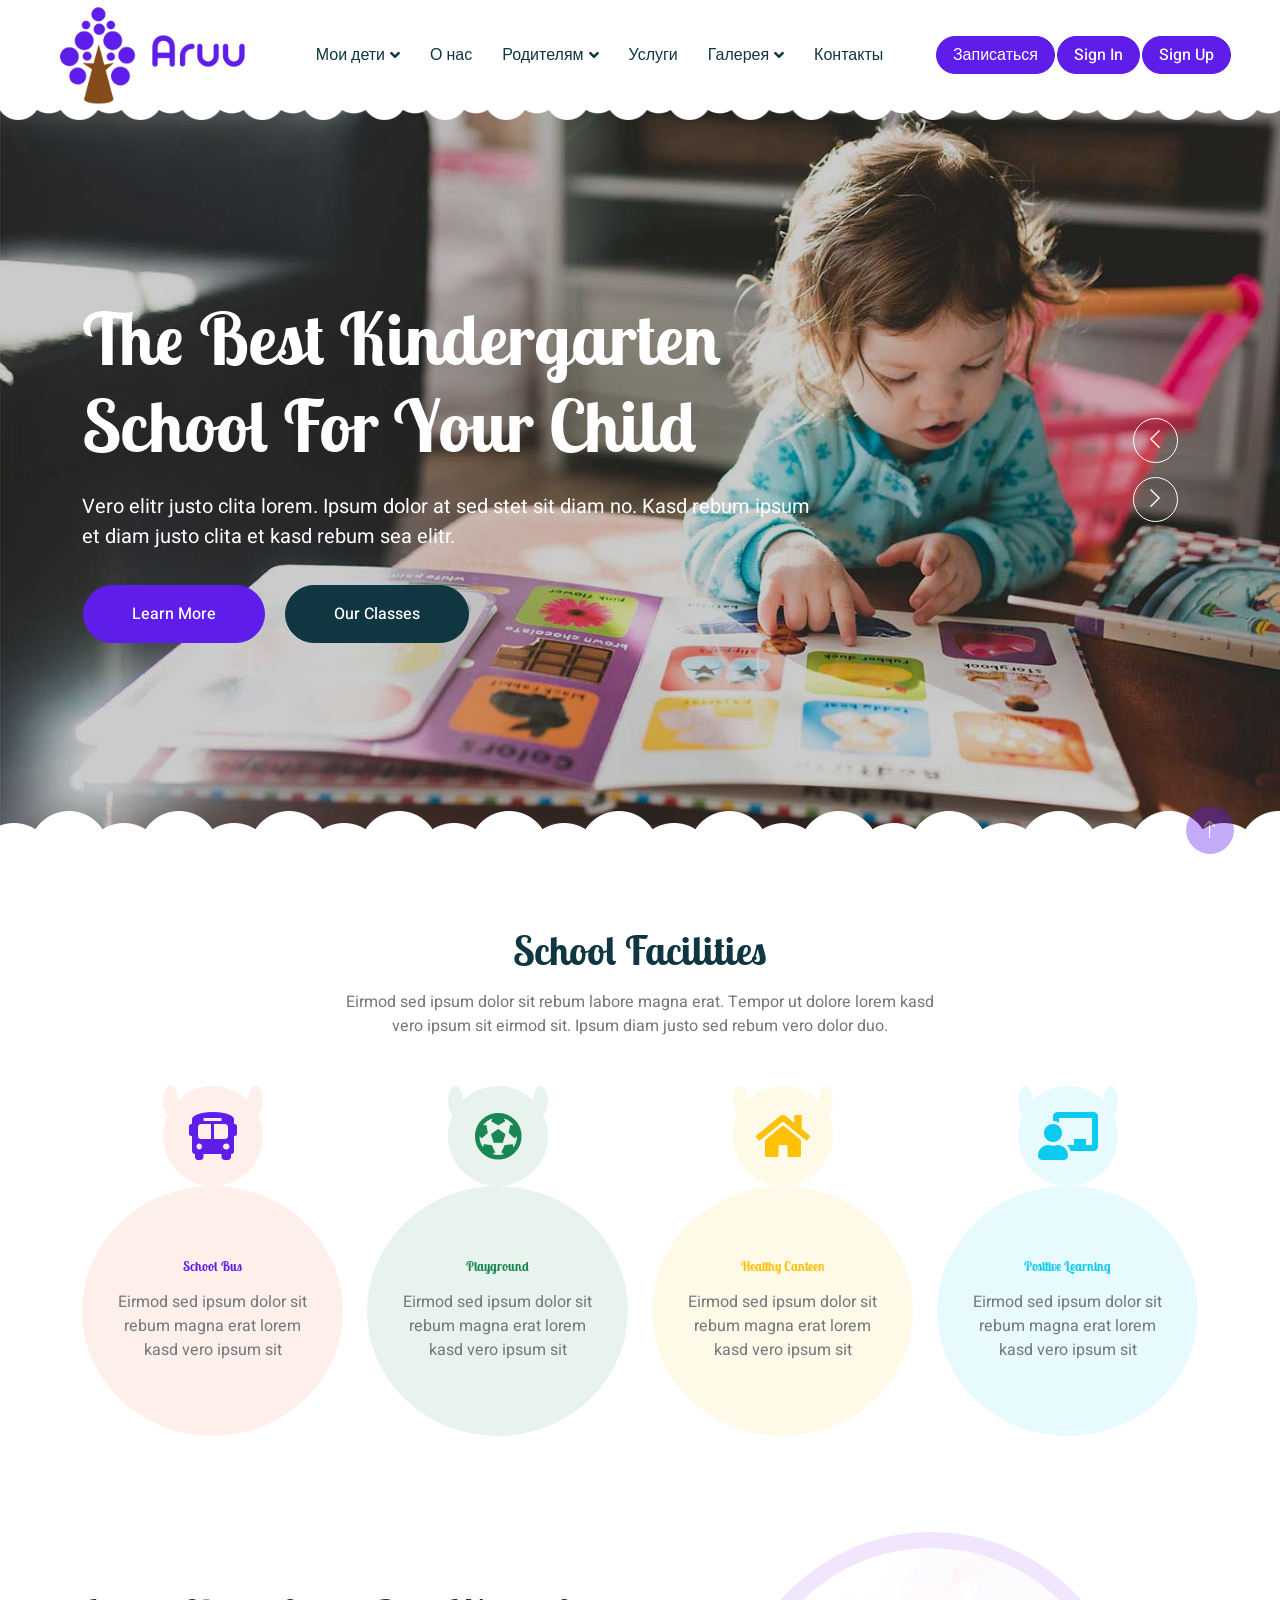
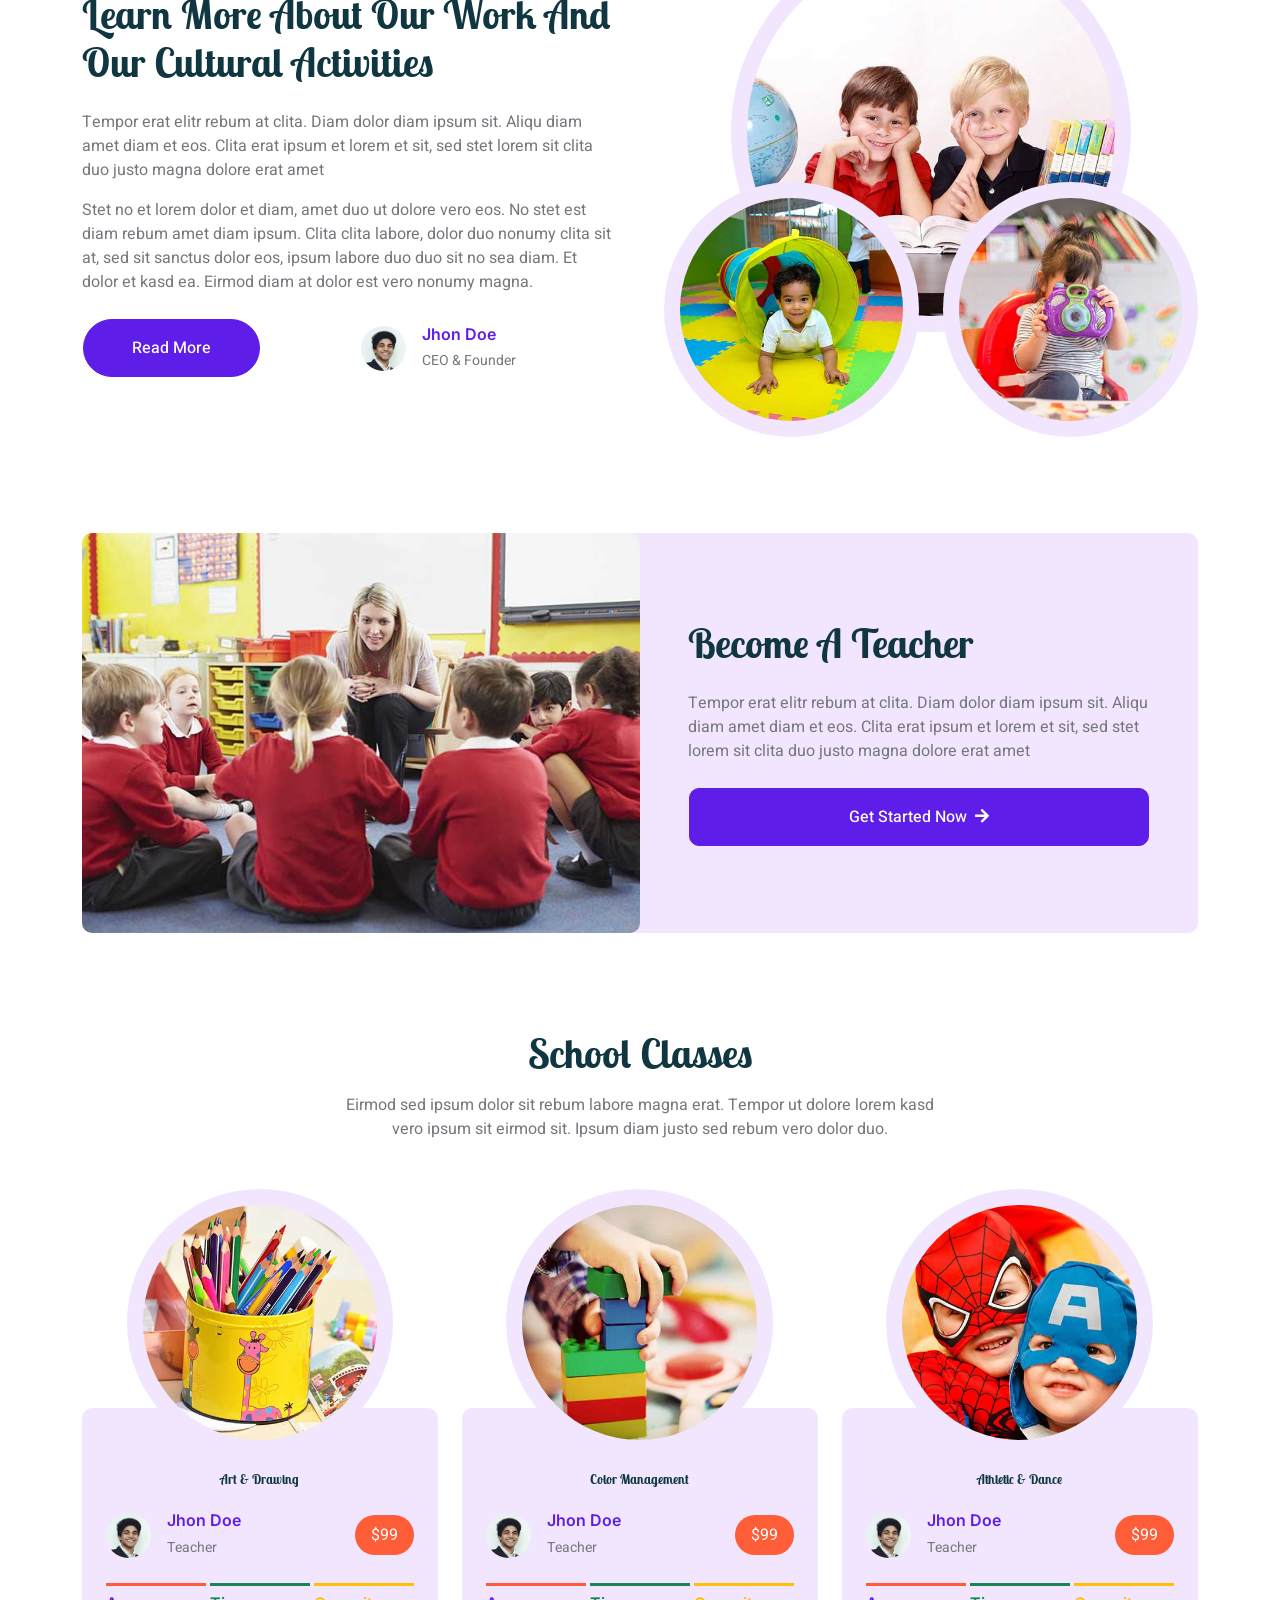
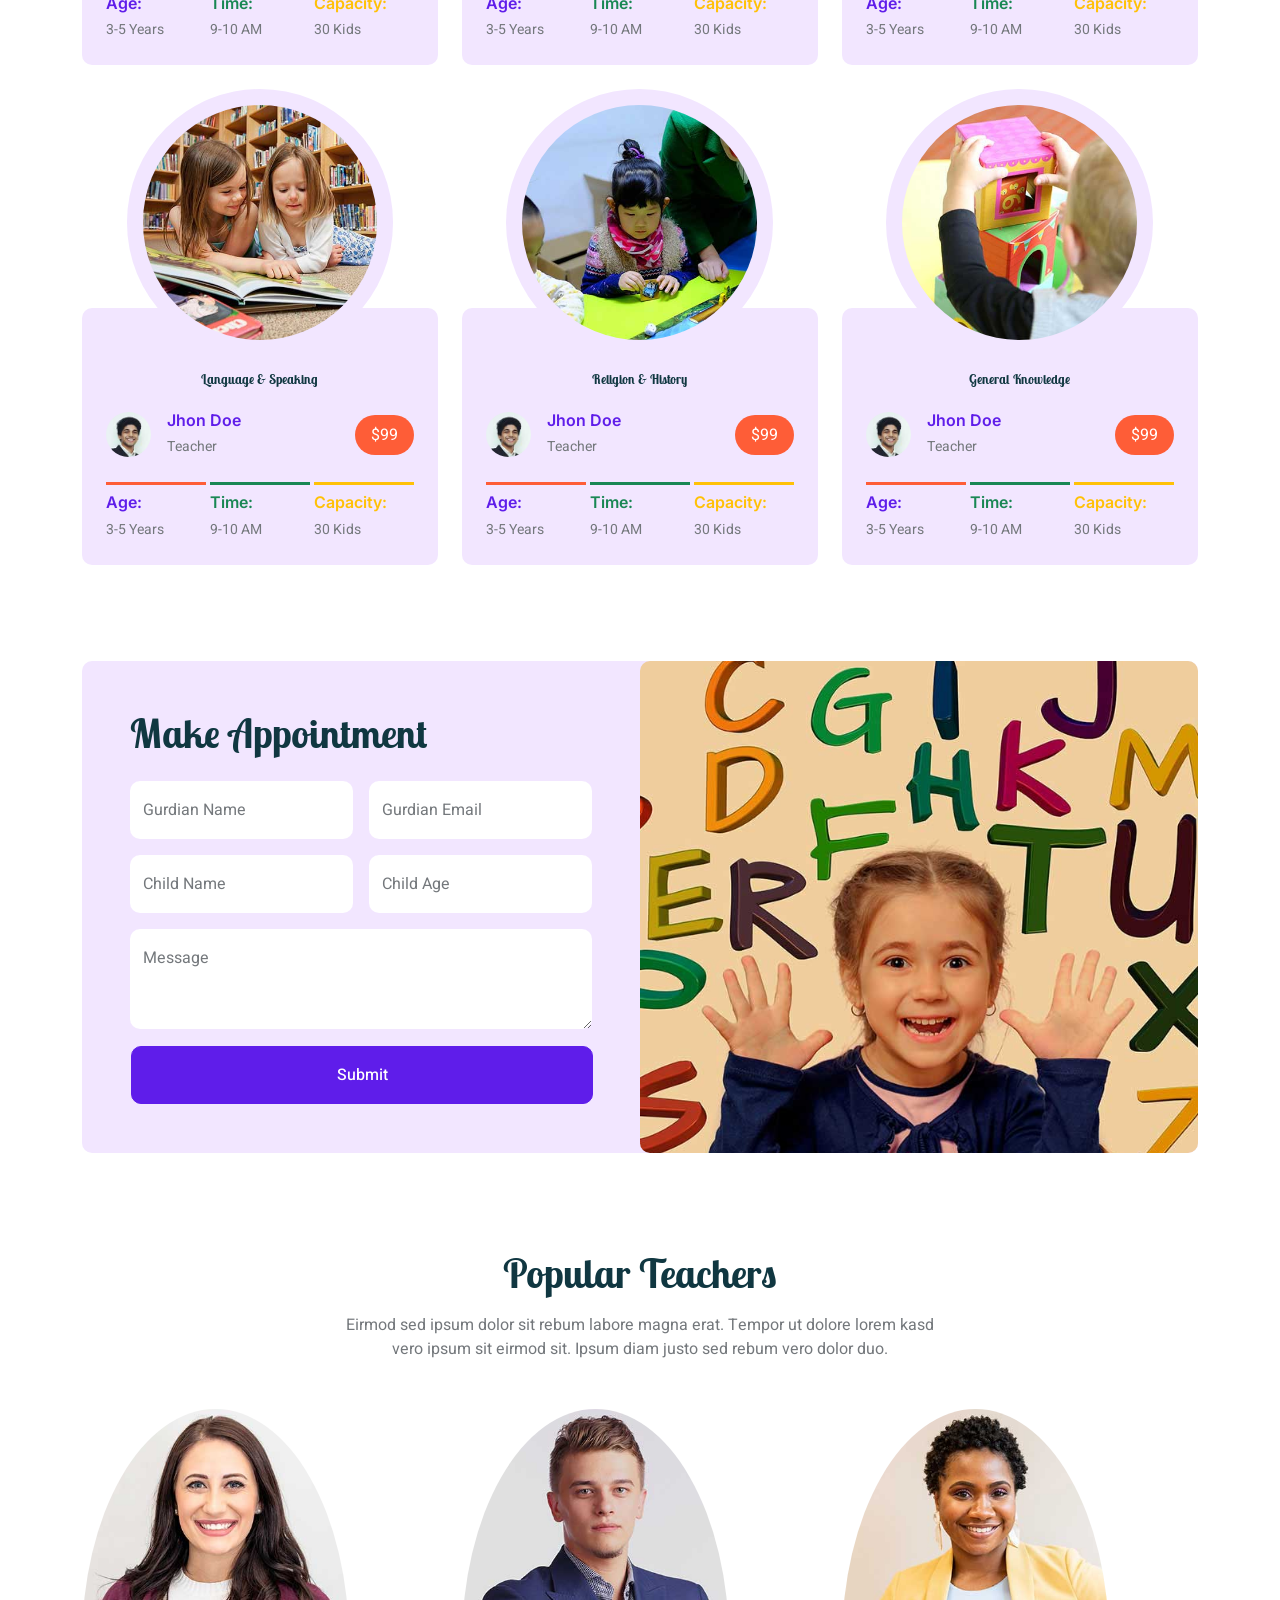
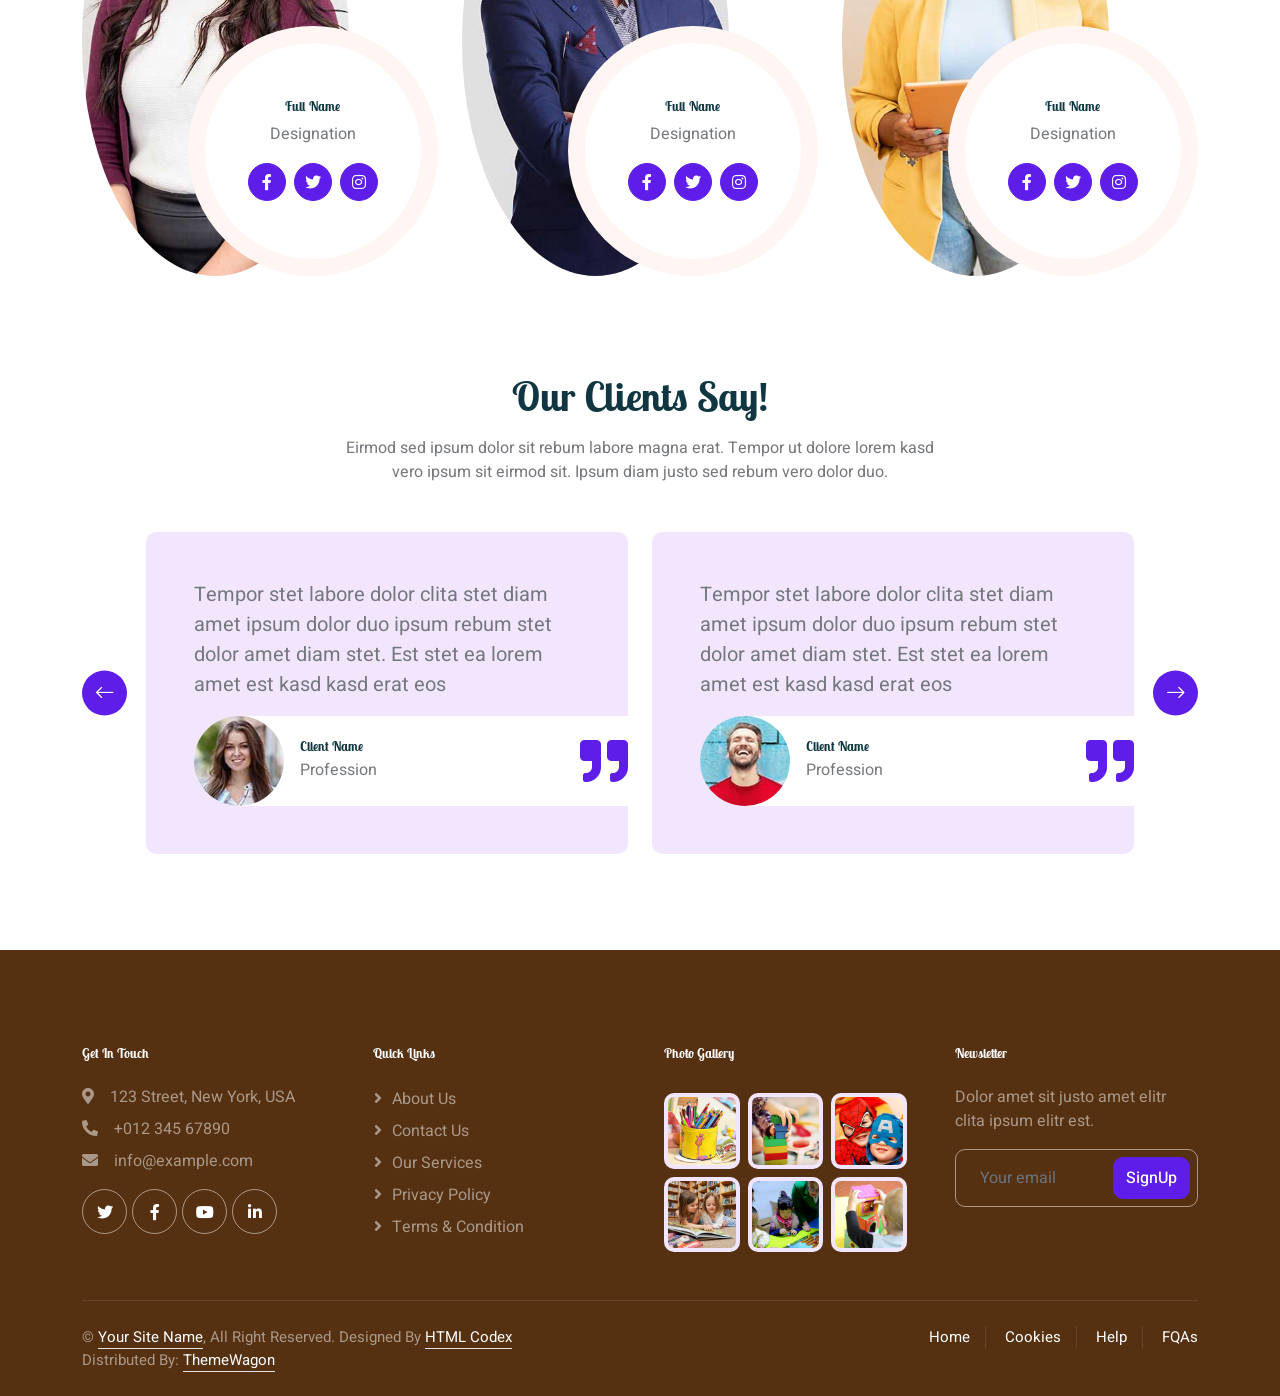
<file: back/public/new_template/index.html>
<!DOCTYPE html>
<html lang="en">

<head>
    <meta charset="utf-8">
    <title>Aruu</title>
    <meta content="width=device-width, initial-scale=1.0" name="viewport">
    <meta content="" name="keywords">
    <meta content="" name="description">

    <!-- Favicon -->
    <link href="img/aruu%20logo1.png" rel="icon">

    <!-- Google Web Fonts -->
    <link rel="preconnect" href="https://fonts.googleapis.com">
    <link rel="preconnect" href="https://fonts.gstatic.com" crossorigin>
    <link href="https://fonts.googleapis.com/css2?family=Heebo:wght@400;500;600&family=Inter:wght@600&family=Lobster+Two:wght@700&display=swap" rel="stylesheet">
    
    <!-- Icon Font Stylesheet -->
    <link href="https://cdnjs.cloudflare.com/ajax/libs/font-awesome/5.10.0/css/all.min.css" rel="stylesheet">
    <link href="https://cdn.jsdelivr.net/npm/bootstrap-icons@1.4.1/font/bootstrap-icons.css" rel="stylesheet">

    <!-- Libraries Stylesheet -->
    <link href="lib/animate/animate.min.css" rel="stylesheet">
    <link href="lib/owlcarousel/assets/owl.carousel.min.css" rel="stylesheet">

    <!-- Customized Bootstrap Stylesheet -->
    <link href="css/bootstrap.min.css" rel="stylesheet">

    <!-- Template Stylesheet -->
    <link href="css/style.css" rel="stylesheet">
</head>

<body>
    <div class="container-xxl bg-white p-0">
        <!-- Spinner Start -->
        <div id="spinner" class="show bg-white position-fixed translate-middle w-100 vh-100 top-50 start-50 d-flex align-items-center justify-content-center">
            <div class="spinner-border text-primary" style="width: 3rem; height: 3rem;" role="status">
                <span class="sr-only">Loading...</span>
            </div>
        </div>
        <!-- Spinner End -->


        <!-- Navbar Start -->
        <nav class="navbar navbar-expand-lg bg-white navbar-light sticky-top px-4 px-lg-5 py-lg-0">
            <a href="index.html" class="navbar-brand">
                <h1 class="m-0 text-primary"><img src="img/aruu%20logo1.png" style="height: 100px; width: 100px"><img src="img/aruu%20logo2.png" style="height: 100px; width: 100px"></h1>
            </a>
            <button type="button" class="navbar-toggler" data-bs-toggle="collapse" data-bs-target="#navbarCollapse">
                <span class="navbar-toggler-icon"></span>
            </button>
            <div class="collapse navbar-collapse" id="navbarCollapse">
                <div class="navbar-nav mx-auto">
                    <div class="nav-item dropdown">
                        <a href="#" class="nav-link dropdown-toggle" data-bs-toggle="dropdown">Мои дети</a>
                        <div class="dropdown-menu rounded-0 rounded-bottom border-0 shadow-sm m-0">
                            <a href="facility.html" class="dropdown-item">Ребенок 1</a>
                            <a href="team.html" class="dropdown-item">Ребенок 2</a>
                        </div>
                    </div>
                    <a href="about.html" class="nav-item nav-link">О нас</a>
                    <div class="nav-item dropdown">
                        <a href="#" class="nav-link dropdown-toggle" data-bs-toggle="dropdown">Родителям</a>
                        <div class="dropdown-menu rounded-0 rounded-bottom border-0 shadow-sm m-0">
                            <a href="facility.html" class="dropdown-item">Часто задаваемые вопросы</a>
                            <a href="team.html" class="dropdown-item">Читаем детям</a>
                        </div>
                    </div>
                    <a href="classes.html" class="nav-item nav-link">Услуги</a>
                    <div class="nav-item dropdown">
                        <a href="#" class="nav-link dropdown-toggle" data-bs-toggle="dropdown">Галерея</a>
                        <div class="dropdown-menu rounded-0 rounded-bottom border-0 shadow-sm m-0">
                            <a href="facility.html" class="dropdown-item">Фото</a>
                            <a href="team.html" class="dropdown-item">Видео</a>
                        </div>
                    </div>
<!--                    <a href="index.html" class="nav-item nav-link active">Home</a>-->
                    <a href="contact.html" class="nav-item nav-link">Контакты</a>
                </div>
                <a href="" class="btn btn-primary rounded-pill px-3 d-none d-lg-block">Записаться</a>
                <a href="" class="btn btn-primary rounded-pill px-3 d-none d-lg-block">Sign In</a>
                <a href="" class="btn btn-primary rounded-pill px-3 d-none d-lg-block">Sign Up</a>
            </div>
        </nav>
        <!-- Navbar End -->


        <!-- Carousel Start -->
        <div class="container-fluid p-0 mb-5">
            <div class="owl-carousel header-carousel position-relative">
                <div class="owl-carousel-item position-relative">
                    <img class="img-fluid" src="img/carousel-1.jpg" alt="">
                    <div class="position-absolute top-0 start-0 w-100 h-100 d-flex align-items-center" style="background: rgba(0, 0, 0, .2);">
                        <div class="container">
                            <div class="row justify-content-start">
                                <div class="col-10 col-lg-8">
                                    <h1 class="display-2 text-white animated slideInDown mb-4">The Best Kindergarten School For Your Child</h1>
                                    <p class="fs-5 fw-medium text-white mb-4 pb-2">Vero elitr justo clita lorem. Ipsum dolor at sed stet sit diam no. Kasd rebum ipsum et diam justo clita et kasd rebum sea elitr.</p>
                                    <a href="" class="btn btn-primary rounded-pill py-sm-3 px-sm-5 me-3 animated slideInLeft">Learn More</a>
                                    <a href="" class="btn btn-dark rounded-pill py-sm-3 px-sm-5 animated slideInRight">Our Classes</a>
                                </div>
                            </div>
                        </div>
                    </div>
                </div>
                <div class="owl-carousel-item position-relative">
                    <img class="img-fluid" src="img/carousel-2.jpg" alt="">
                    <div class="position-absolute top-0 start-0 w-100 h-100 d-flex align-items-center" style="background: rgba(0, 0, 0, .2);">
                        <div class="container">
                            <div class="row justify-content-start">
                                <div class="col-10 col-lg-8">
                                    <h1 class="display-2 text-white animated slideInDown mb-4">Make A Brighter Future For Your Child</h1>
                                    <p class="fs-5 fw-medium text-white mb-4 pb-2">Vero elitr justo clita lorem. Ipsum dolor at sed stet sit diam no. Kasd rebum ipsum et diam justo clita et kasd rebum sea elitr.</p>
                                    <a href="" class="btn btn-primary rounded-pill py-sm-3 px-sm-5 me-3 animated slideInLeft">Learn More</a>
                                    <a href="" class="btn btn-dark rounded-pill py-sm-3 px-sm-5 animated slideInRight">Our Classes</a>
                                </div>
                            </div>
                        </div>
                    </div>
                </div>
            </div>
        </div>
        <!-- Carousel End -->


        <!-- Facilities Start -->
        <div class="container-xxl py-5">
            <div class="container">
                <div class="text-center mx-auto mb-5 wow fadeInUp" data-wow-delay="0.1s" style="max-width: 600px;">
                    <h1 class="mb-3">School Facilities</h1>
                    <p>Eirmod sed ipsum dolor sit rebum labore magna erat. Tempor ut dolore lorem kasd vero ipsum sit eirmod sit. Ipsum diam justo sed rebum vero dolor duo.</p>
                </div>
                <div class="row g-4">
                    <div class="col-lg-3 col-sm-6 wow fadeInUp" data-wow-delay="0.1s">
                        <div class="facility-item">
                            <div class="facility-icon bg-primary">
                                <span class="bg-primary"></span>
                                <i class="fa fa-bus-alt fa-3x text-primary"></i>
                                <span class="bg-primary"></span>
                            </div>
                            <div class="facility-text bg-primary">
                                <h3 class="text-primary mb-3">School Bus</h3>
                                <p class="mb-0">Eirmod sed ipsum dolor sit rebum magna erat lorem kasd vero ipsum sit</p>
                            </div>
                        </div>
                    </div>
                    <div class="col-lg-3 col-sm-6 wow fadeInUp" data-wow-delay="0.3s">
                        <div class="facility-item">
                            <div class="facility-icon bg-success">
                                <span class="bg-success"></span>
                                <i class="fa fa-futbol fa-3x text-success"></i>
                                <span class="bg-success"></span>
                            </div>
                            <div class="facility-text bg-success">
                                <h3 class="text-success mb-3">Playground</h3>
                                <p class="mb-0">Eirmod sed ipsum dolor sit rebum magna erat lorem kasd vero ipsum sit</p>
                            </div>
                        </div>
                    </div>
                    <div class="col-lg-3 col-sm-6 wow fadeInUp" data-wow-delay="0.5s">
                        <div class="facility-item">
                            <div class="facility-icon bg-warning">
                                <span class="bg-warning"></span>
                                <i class="fa fa-home fa-3x text-warning"></i>
                                <span class="bg-warning"></span>
                            </div>
                            <div class="facility-text bg-warning">
                                <h3 class="text-warning mb-3">Healthy Canteen</h3>
                                <p class="mb-0">Eirmod sed ipsum dolor sit rebum magna erat lorem kasd vero ipsum sit</p>
                            </div>
                        </div>
                    </div>
                    <div class="col-lg-3 col-sm-6 wow fadeInUp" data-wow-delay="0.7s">
                        <div class="facility-item">
                            <div class="facility-icon bg-info">
                                <span class="bg-info"></span>
                                <i class="fa fa-chalkboard-teacher fa-3x text-info"></i>
                                <span class="bg-info"></span>
                            </div>
                            <div class="facility-text bg-info">
                                <h3 class="text-info mb-3">Positive Learning</h3>
                                <p class="mb-0">Eirmod sed ipsum dolor sit rebum magna erat lorem kasd vero ipsum sit</p>
                            </div>
                        </div>
                    </div>
                </div>
            </div>
        </div>
        <!-- Facilities End -->


        <!-- About Start -->
        <div class="container-xxl py-5">
            <div class="container">
                <div class="row g-5 align-items-center">
                    <div class="col-lg-6 wow fadeInUp" data-wow-delay="0.1s">
                        <h1 class="mb-4">Learn More About Our Work And Our Cultural Activities</h1>
                        <p>Tempor erat elitr rebum at clita. Diam dolor diam ipsum sit. Aliqu diam amet diam et eos. Clita erat ipsum et lorem et sit, sed stet lorem sit clita duo justo magna dolore erat amet</p>
                        <p class="mb-4">Stet no et lorem dolor et diam, amet duo ut dolore vero eos. No stet est diam rebum amet diam ipsum. Clita clita labore, dolor duo nonumy clita sit at, sed sit sanctus dolor eos, ipsum labore duo duo sit no sea diam. Et dolor et kasd ea. Eirmod diam at dolor est vero nonumy magna.</p>
                        <div class="row g-4 align-items-center">
                            <div class="col-sm-6">
                                <a class="btn btn-primary rounded-pill py-3 px-5" href="">Read More</a>
                            </div>
                            <div class="col-sm-6">
                                <div class="d-flex align-items-center">
                                    <img class="rounded-circle flex-shrink-0" src="img/user.jpg" alt="" style="width: 45px; height: 45px;">
                                    <div class="ms-3">
                                        <h6 class="text-primary mb-1">Jhon Doe</h6>
                                        <small>CEO & Founder</small>
                                    </div>
                                </div>
                            </div>
                        </div>
                    </div>
                    <div class="col-lg-6 about-img wow fadeInUp" data-wow-delay="0.5s">
                        <div class="row">
                            <div class="col-12 text-center">
                                <img class="img-fluid w-75 rounded-circle bg-light p-3" src="img/about-1.jpg" alt="">
                            </div>
                            <div class="col-6 text-start" style="margin-top: -150px;">
                                <img class="img-fluid w-100 rounded-circle bg-light p-3" src="img/about-2.jpg" alt="">
                            </div>
                            <div class="col-6 text-end" style="margin-top: -150px;">
                                <img class="img-fluid w-100 rounded-circle bg-light p-3" src="img/about-3.jpg" alt="">
                            </div>
                        </div>
                    </div>
                </div>
            </div>
        </div>
        <!-- About End -->


        <!-- Call To Action Start -->
        <div class="container-xxl py-5">
            <div class="container">
                <div class="bg-light rounded">
                    <div class="row g-0">
                        <div class="col-lg-6 wow fadeIn" data-wow-delay="0.1s" style="min-height: 400px;">
                            <div class="position-relative h-100">
                                <img class="position-absolute w-100 h-100 rounded" src="img/call-to-action.jpg" style="object-fit: cover;">
                            </div>
                        </div>
                        <div class="col-lg-6 wow fadeIn" data-wow-delay="0.5s">
                            <div class="h-100 d-flex flex-column justify-content-center p-5">
                                <h1 class="mb-4">Become A Teacher</h1>
                                <p class="mb-4">Tempor erat elitr rebum at clita. Diam dolor diam ipsum sit. Aliqu diam amet diam et eos.
                                    Clita erat ipsum et lorem et sit, sed stet lorem sit clita duo justo magna dolore erat amet
                                </p>
                                <a class="btn btn-primary py-3 px-5" href="">Get Started Now<i class="fa fa-arrow-right ms-2"></i></a>
                            </div>
                        </div>
                    </div>
                </div>
            </div>
        </div>
        <!-- Call To Action End -->


        <!-- Classes Start -->
        <div class="container-xxl py-5">
            <div class="container">
                <div class="text-center mx-auto mb-5 wow fadeInUp" data-wow-delay="0.1s" style="max-width: 600px;">
                    <h1 class="mb-3">School Classes</h1>
                    <p>Eirmod sed ipsum dolor sit rebum labore magna erat. Tempor ut dolore lorem kasd vero ipsum sit eirmod sit. Ipsum diam justo sed rebum vero dolor duo.</p>
                </div>
                <div class="row g-4">
                    <div class="col-lg-4 col-md-6 wow fadeInUp" data-wow-delay="0.1s">
                        <div class="classes-item">
                            <div class="bg-light rounded-circle w-75 mx-auto p-3">
                                <img class="img-fluid rounded-circle" src="img/classes-1.jpg" alt="">
                            </div>
                            <div class="bg-light rounded p-4 pt-5 mt-n5">
                                <a class="d-block text-center h3 mt-3 mb-4" href="">Art & Drawing</a>
                                <div class="d-flex align-items-center justify-content-between mb-4">
                                    <div class="d-flex align-items-center">
                                        <img class="rounded-circle flex-shrink-0" src="img/user.jpg" alt="" style="width: 45px; height: 45px;">
                                        <div class="ms-3">
                                            <h6 class="text-primary mb-1">Jhon Doe</h6>
                                            <small>Teacher</small>
                                        </div>
                                    </div>
                                    <span class="bg-primary text-white rounded-pill py-2 px-3" href="">$99</span>
                                </div>
                                <div class="row g-1">
                                    <div class="col-4">
                                        <div class="border-top border-3 border-primary pt-2">
                                            <h6 class="text-primary mb-1">Age:</h6>
                                            <small>3-5 Years</small>
                                        </div>
                                    </div>
                                    <div class="col-4">
                                        <div class="border-top border-3 border-success pt-2">
                                            <h6 class="text-success mb-1">Time:</h6>
                                            <small>9-10 AM</small>
                                        </div>
                                    </div>
                                    <div class="col-4">
                                        <div class="border-top border-3 border-warning pt-2">
                                            <h6 class="text-warning mb-1">Capacity:</h6>
                                            <small>30 Kids</small>
                                        </div>
                                    </div>
                                </div>
                            </div>
                        </div>
                    </div>
                    <div class="col-lg-4 col-md-6 wow fadeInUp" data-wow-delay="0.3s">
                        <div class="classes-item">
                            <div class="bg-light rounded-circle w-75 mx-auto p-3">
                                <img class="img-fluid rounded-circle" src="img/classes-2.jpg" alt="">
                            </div>
                            <div class="bg-light rounded p-4 pt-5 mt-n5">
                                <a class="d-block text-center h3 mt-3 mb-4" href="">Color Management</a>
                                <div class="d-flex align-items-center justify-content-between mb-4">
                                    <div class="d-flex align-items-center">
                                        <img class="rounded-circle flex-shrink-0" src="img/user.jpg" alt="" style="width: 45px; height: 45px;">
                                        <div class="ms-3">
                                            <h6 class="text-primary mb-1">Jhon Doe</h6>
                                            <small>Teacher</small>
                                        </div>
                                    </div>
                                    <span class="bg-primary text-white rounded-pill py-2 px-3" href="">$99</span>
                                </div>
                                <div class="row g-1">
                                    <div class="col-4">
                                        <div class="border-top border-3 border-primary pt-2">
                                            <h6 class="text-primary mb-1">Age:</h6>
                                            <small>3-5 Years</small>
                                        </div>
                                    </div>
                                    <div class="col-4">
                                        <div class="border-top border-3 border-success pt-2">
                                            <h6 class="text-success mb-1">Time:</h6>
                                            <small>9-10 AM</small>
                                        </div>
                                    </div>
                                    <div class="col-4">
                                        <div class="border-top border-3 border-warning pt-2">
                                            <h6 class="text-warning mb-1">Capacity:</h6>
                                            <small>30 Kids</small>
                                        </div>
                                    </div>
                                </div>
                            </div>
                        </div>
                    </div>
                    <div class="col-lg-4 col-md-6 wow fadeInUp" data-wow-delay="0.5s">
                        <div class="classes-item">
                            <div class="bg-light rounded-circle w-75 mx-auto p-3">
                                <img class="img-fluid rounded-circle" src="img/classes-3.jpg" alt="">
                            </div>
                            <div class="bg-light rounded p-4 pt-5 mt-n5">
                                <a class="d-block text-center h3 mt-3 mb-4" href="">Athletic & Dance</a>
                                <div class="d-flex align-items-center justify-content-between mb-4">
                                    <div class="d-flex align-items-center">
                                        <img class="rounded-circle flex-shrink-0" src="img/user.jpg" alt="" style="width: 45px; height: 45px;">
                                        <div class="ms-3">
                                            <h6 class="text-primary mb-1">Jhon Doe</h6>
                                            <small>Teacher</small>
                                        </div>
                                    </div>
                                    <span class="bg-primary text-white rounded-pill py-2 px-3" href="">$99</span>
                                </div>
                                <div class="row g-1">
                                    <div class="col-4">
                                        <div class="border-top border-3 border-primary pt-2">
                                            <h6 class="text-primary mb-1">Age:</h6>
                                            <small>3-5 Years</small>
                                        </div>
                                    </div>
                                    <div class="col-4">
                                        <div class="border-top border-3 border-success pt-2">
                                            <h6 class="text-success mb-1">Time:</h6>
                                            <small>9-10 AM</small>
                                        </div>
                                    </div>
                                    <div class="col-4">
                                        <div class="border-top border-3 border-warning pt-2">
                                            <h6 class="text-warning mb-1">Capacity:</h6>
                                            <small>30 Kids</small>
                                        </div>
                                    </div>
                                </div>
                            </div>
                        </div>
                    </div>
                    <div class="col-lg-4 col-md-6 wow fadeInUp" data-wow-delay="0.1s">
                        <div class="classes-item">
                            <div class="bg-light rounded-circle w-75 mx-auto p-3">
                                <img class="img-fluid rounded-circle" src="img/classes-4.jpg" alt="">
                            </div>
                            <div class="bg-light rounded p-4 pt-5 mt-n5">
                                <a class="d-block text-center h3 mt-3 mb-4" href="">Language & Speaking</a>
                                <div class="d-flex align-items-center justify-content-between mb-4">
                                    <div class="d-flex align-items-center">
                                        <img class="rounded-circle flex-shrink-0" src="img/user.jpg" alt="" style="width: 45px; height: 45px;">
                                        <div class="ms-3">
                                            <h6 class="text-primary mb-1">Jhon Doe</h6>
                                            <small>Teacher</small>
                                        </div>
                                    </div>
                                    <span class="bg-primary text-white rounded-pill py-2 px-3" href="">$99</span>
                                </div>
                                <div class="row g-1">
                                    <div class="col-4">
                                        <div class="border-top border-3 border-primary pt-2">
                                            <h6 class="text-primary mb-1">Age:</h6>
                                            <small>3-5 Years</small>
                                        </div>
                                    </div>
                                    <div class="col-4">
                                        <div class="border-top border-3 border-success pt-2">
                                            <h6 class="text-success mb-1">Time:</h6>
                                            <small>9-10 AM</small>
                                        </div>
                                    </div>
                                    <div class="col-4">
                                        <div class="border-top border-3 border-warning pt-2">
                                            <h6 class="text-warning mb-1">Capacity:</h6>
                                            <small>30 Kids</small>
                                        </div>
                                    </div>
                                </div>
                            </div>
                        </div>
                    </div>
                    <div class="col-lg-4 col-md-6 wow fadeInUp" data-wow-delay="0.3s">
                        <div class="classes-item">
                            <div class="bg-light rounded-circle w-75 mx-auto p-3">
                                <img class="img-fluid rounded-circle" src="img/classes-5.jpg" alt="">
                            </div>
                            <div class="bg-light rounded p-4 pt-5 mt-n5">
                                <a class="d-block text-center h3 mt-3 mb-4" href="">Religion & History</a>
                                <div class="d-flex align-items-center justify-content-between mb-4">
                                    <div class="d-flex align-items-center">
                                        <img class="rounded-circle flex-shrink-0" src="img/user.jpg" alt="" style="width: 45px; height: 45px;">
                                        <div class="ms-3">
                                            <h6 class="text-primary mb-1">Jhon Doe</h6>
                                            <small>Teacher</small>
                                        </div>
                                    </div>
                                    <span class="bg-primary text-white rounded-pill py-2 px-3" href="">$99</span>
                                </div>
                                <div class="row g-1">
                                    <div class="col-4">
                                        <div class="border-top border-3 border-primary pt-2">
                                            <h6 class="text-primary mb-1">Age:</h6>
                                            <small>3-5 Years</small>
                                        </div>
                                    </div>
                                    <div class="col-4">
                                        <div class="border-top border-3 border-success pt-2">
                                            <h6 class="text-success mb-1">Time:</h6>
                                            <small>9-10 AM</small>
                                        </div>
                                    </div>
                                    <div class="col-4">
                                        <div class="border-top border-3 border-warning pt-2">
                                            <h6 class="text-warning mb-1">Capacity:</h6>
                                            <small>30 Kids</small>
                                        </div>
                                    </div>
                                </div>
                            </div>
                        </div>
                    </div>
                    <div class="col-lg-4 col-md-6 wow fadeInUp" data-wow-delay="0.5s">
                        <div class="classes-item">
                            <div class="bg-light rounded-circle w-75 mx-auto p-3">
                                <img class="img-fluid rounded-circle" src="img/classes-6.jpg" alt="">
                            </div>
                            <div class="bg-light rounded p-4 pt-5 mt-n5">
                                <a class="d-block text-center h3 mt-3 mb-4" href="">General Knowledge</a>
                                <div class="d-flex align-items-center justify-content-between mb-4">
                                    <div class="d-flex align-items-center">
                                        <img class="rounded-circle flex-shrink-0" src="img/user.jpg" alt="" style="width: 45px; height: 45px;">
                                        <div class="ms-3">
                                            <h6 class="text-primary mb-1">Jhon Doe</h6>
                                            <small>Teacher</small>
                                        </div>
                                    </div>
                                    <span class="bg-primary text-white rounded-pill py-2 px-3" href="">$99</span>
                                </div>
                                <div class="row g-1">
                                    <div class="col-4">
                                        <div class="border-top border-3 border-primary pt-2">
                                            <h6 class="text-primary mb-1">Age:</h6>
                                            <small>3-5 Years</small>
                                        </div>
                                    </div>
                                    <div class="col-4">
                                        <div class="border-top border-3 border-success pt-2">
                                            <h6 class="text-success mb-1">Time:</h6>
                                            <small>9-10 AM</small>
                                        </div>
                                    </div>
                                    <div class="col-4">
                                        <div class="border-top border-3 border-warning pt-2">
                                            <h6 class="text-warning mb-1">Capacity:</h6>
                                            <small>30 Kids</small>
                                        </div>
                                    </div>
                                </div>
                            </div>
                        </div>
                    </div>
                </div>
            </div>
        </div>
        <!-- Classes End -->


        <!-- Appointment Start -->
        <div class="container-xxl py-5">
            <div class="container">
                <div class="bg-light rounded">
                    <div class="row g-0">
                        <div class="col-lg-6 wow fadeIn" data-wow-delay="0.1s">
                            <div class="h-100 d-flex flex-column justify-content-center p-5">
                                <h1 class="mb-4">Make Appointment</h1>
                                <form>
                                    <div class="row g-3">
                                        <div class="col-sm-6">
                                            <div class="form-floating">
                                                <input type="text" class="form-control border-0" id="gname" placeholder="Gurdian Name">
                                                <label for="gname">Gurdian Name</label>
                                            </div>
                                        </div>
                                        <div class="col-sm-6">
                                            <div class="form-floating">
                                                <input type="email" class="form-control border-0" id="gmail" placeholder="Gurdian Email">
                                                <label for="gmail">Gurdian Email</label>
                                            </div>
                                        </div>
                                        <div class="col-sm-6">
                                            <div class="form-floating">
                                                <input type="text" class="form-control border-0" id="cname" placeholder="Child Name">
                                                <label for="cname">Child Name</label>
                                            </div>
                                        </div>
                                        <div class="col-sm-6">
                                            <div class="form-floating">
                                                <input type="text" class="form-control border-0" id="cage" placeholder="Child Age">
                                                <label for="cage">Child Age</label>
                                            </div>
                                        </div>
                                        <div class="col-12">
                                            <div class="form-floating">
                                                <textarea class="form-control border-0" placeholder="Leave a message here" id="message" style="height: 100px"></textarea>
                                                <label for="message">Message</label>
                                            </div>
                                        </div>
                                        <div class="col-12">
                                            <button class="btn btn-primary w-100 py-3" type="submit">Submit</button>
                                        </div>
                                    </div>
                                </form>
                            </div>
                        </div>
                        <div class="col-lg-6 wow fadeIn" data-wow-delay="0.5s" style="min-height: 400px;">
                            <div class="position-relative h-100">
                                <img class="position-absolute w-100 h-100 rounded" src="img/appointment.jpg" style="object-fit: cover;">
                            </div>
                        </div>
                    </div>
                </div>
            </div>
        </div>
        <!-- Appointment End -->


        <!-- Team Start -->
        <div class="container-xxl py-5">
            <div class="container">
                <div class="text-center mx-auto mb-5 wow fadeInUp" data-wow-delay="0.1s" style="max-width: 600px;">
                    <h1 class="mb-3">Popular Teachers</h1>
                    <p>Eirmod sed ipsum dolor sit rebum labore magna erat. Tempor ut dolore lorem kasd vero ipsum sit
                        eirmod sit. Ipsum diam justo sed rebum vero dolor duo.</p>
                </div>
                <div class="row g-4">
                    <div class="col-lg-4 col-md-6 wow fadeInUp" data-wow-delay="0.1s">
                        <div class="team-item position-relative">
                            <img class="img-fluid rounded-circle w-75" src="img/team-1.jpg" alt="">
                            <div class="team-text">
                                <h3>Full Name</h3>
                                <p>Designation</p>
                                <div class="d-flex align-items-center">
                                    <a class="btn btn-square btn-primary mx-1" href=""><i class="fab fa-facebook-f"></i></a>
                                    <a class="btn btn-square btn-primary  mx-1" href=""><i class="fab fa-twitter"></i></a>
                                    <a class="btn btn-square btn-primary  mx-1" href=""><i class="fab fa-instagram"></i></a>
                                </div>
                            </div>
                        </div>
                    </div>
                    <div class="col-lg-4 col-md-6 wow fadeInUp" data-wow-delay="0.3s">
                        <div class="team-item position-relative">
                            <img class="img-fluid rounded-circle w-75" src="img/team-2.jpg" alt="">
                            <div class="team-text">
                                <h3>Full Name</h3>
                                <p>Designation</p>
                                <div class="d-flex align-items-center">
                                    <a class="btn btn-square btn-primary mx-1" href=""><i class="fab fa-facebook-f"></i></a>
                                    <a class="btn btn-square btn-primary  mx-1" href=""><i class="fab fa-twitter"></i></a>
                                    <a class="btn btn-square btn-primary  mx-1" href=""><i class="fab fa-instagram"></i></a>
                                </div>
                            </div>
                        </div>
                    </div>
                    <div class="col-lg-4 col-md-6 wow fadeInUp" data-wow-delay="0.5s">
                        <div class="team-item position-relative">
                            <img class="img-fluid rounded-circle w-75" src="img/team-3.jpg" alt="">
                            <div class="team-text">
                                <h3>Full Name</h3>
                                <p>Designation</p>
                                <div class="d-flex align-items-center">
                                    <a class="btn btn-square btn-primary mx-1" href=""><i class="fab fa-facebook-f"></i></a>
                                    <a class="btn btn-square btn-primary  mx-1" href=""><i class="fab fa-twitter"></i></a>
                                    <a class="btn btn-square btn-primary  mx-1" href=""><i class="fab fa-instagram"></i></a>
                                </div>
                            </div>
                        </div>
                    </div>
                </div>
            </div>
        </div>
        <!-- Team End -->


        <!-- Testimonial Start -->
        <div class="container-xxl py-5">
            <div class="container">
                <div class="text-center mx-auto mb-5 wow fadeInUp" data-wow-delay="0.1s" style="max-width: 600px;">
                    <h1 class="mb-3">Our Clients Say!</h1>
                    <p>Eirmod sed ipsum dolor sit rebum labore magna erat. Tempor ut dolore lorem kasd vero ipsum sit eirmod sit. Ipsum diam justo sed rebum vero dolor duo.</p>
                </div>
                <div class="owl-carousel testimonial-carousel wow fadeInUp" data-wow-delay="0.1s">
                    <div class="testimonial-item bg-light rounded p-5">
                        <p class="fs-5">Tempor stet labore dolor clita stet diam amet ipsum dolor duo ipsum rebum stet dolor amet diam stet. Est stet ea lorem amet est kasd kasd erat eos</p>
                        <div class="d-flex align-items-center bg-white me-n5" style="border-radius: 50px 0 0 50px;">
                            <img class="img-fluid flex-shrink-0 rounded-circle" src="img/testimonial-1.jpg" style="width: 90px; height: 90px;">
                            <div class="ps-3">
                                <h3 class="mb-1">Client Name</h3>
                                <span>Profession</span>
                            </div>
                            <i class="fa fa-quote-right fa-3x text-primary ms-auto d-none d-sm-flex"></i>
                        </div>
                    </div>
                    <div class="testimonial-item bg-light rounded p-5">
                        <p class="fs-5">Tempor stet labore dolor clita stet diam amet ipsum dolor duo ipsum rebum stet dolor amet diam stet. Est stet ea lorem amet est kasd kasd erat eos</p>
                        <div class="d-flex align-items-center bg-white me-n5" style="border-radius: 50px 0 0 50px;">
                            <img class="img-fluid flex-shrink-0 rounded-circle" src="img/testimonial-2.jpg" style="width: 90px; height: 90px;">
                            <div class="ps-3">
                                <h3 class="mb-1">Client Name</h3>
                                <span>Profession</span>
                            </div>
                            <i class="fa fa-quote-right fa-3x text-primary ms-auto d-none d-sm-flex"></i>
                        </div>
                    </div>
                    <div class="testimonial-item bg-light rounded p-5">
                        <p class="fs-5">Tempor stet labore dolor clita stet diam amet ipsum dolor duo ipsum rebum stet dolor amet diam stet. Est stet ea lorem amet est kasd kasd erat eos</p>
                        <div class="d-flex align-items-center bg-white me-n5" style="border-radius: 50px 0 0 50px;">
                            <img class="img-fluid flex-shrink-0 rounded-circle" src="img/testimonial-3.jpg" style="width: 90px; height: 90px;">
                            <div class="ps-3">
                                <h3 class="mb-1">Client Name</h3>
                                <span>Profession</span>
                            </div>
                            <i class="fa fa-quote-right fa-3x text-primary ms-auto d-none d-sm-flex"></i>
                        </div>
                    </div>
                </div>
            </div>
        </div>
        <!-- Testimonial End -->


        <!-- Footer Start -->
        <div class="container-fluid bg-dark text-white-50 footer pt-5 mt-5 wow fadeIn" data-wow-delay="0.1s">
            <div class="container py-5">
                <div class="row g-5">
                    <div class="col-lg-3 col-md-6">
                        <h3 class="text-white mb-4">Get In Touch</h3>
                        <p class="mb-2"><i class="fa fa-map-marker-alt me-3"></i>123 Street, New York, USA</p>
                        <p class="mb-2"><i class="fa fa-phone-alt me-3"></i>+012 345 67890</p>
                        <p class="mb-2"><i class="fa fa-envelope me-3"></i>info@example.com</p>
                        <div class="d-flex pt-2">
                            <a class="btn btn-outline-light btn-social" href=""><i class="fab fa-twitter"></i></a>
                            <a class="btn btn-outline-light btn-social" href=""><i class="fab fa-facebook-f"></i></a>
                            <a class="btn btn-outline-light btn-social" href=""><i class="fab fa-youtube"></i></a>
                            <a class="btn btn-outline-light btn-social" href=""><i class="fab fa-linkedin-in"></i></a>
                        </div>
                    </div>
                    <div class="col-lg-3 col-md-6">
                        <h3 class="text-white mb-4">Quick Links</h3>
                        <a class="btn btn-link text-white-50" href="">About Us</a>
                        <a class="btn btn-link text-white-50" href="">Contact Us</a>
                        <a class="btn btn-link text-white-50" href="">Our Services</a>
                        <a class="btn btn-link text-white-50" href="">Privacy Policy</a>
                        <a class="btn btn-link text-white-50" href="">Terms & Condition</a>
                    </div>
                    <div class="col-lg-3 col-md-6">
                        <h3 class="text-white mb-4">Photo Gallery</h3>
                        <div class="row g-2 pt-2">
                            <div class="col-4">
                                <img class="img-fluid rounded bg-light p-1" src="img/classes-1.jpg" alt="">
                            </div>
                            <div class="col-4">
                                <img class="img-fluid rounded bg-light p-1" src="img/classes-2.jpg" alt="">
                            </div>
                            <div class="col-4">
                                <img class="img-fluid rounded bg-light p-1" src="img/classes-3.jpg" alt="">
                            </div>
                            <div class="col-4">
                                <img class="img-fluid rounded bg-light p-1" src="img/classes-4.jpg" alt="">
                            </div>
                            <div class="col-4">
                                <img class="img-fluid rounded bg-light p-1" src="img/classes-5.jpg" alt="">
                            </div>
                            <div class="col-4">
                                <img class="img-fluid rounded bg-light p-1" src="img/classes-6.jpg" alt="">
                            </div>
                        </div>
                    </div>
                    <div class="col-lg-3 col-md-6">
                        <h3 class="text-white mb-4">Newsletter</h3>
                        <p>Dolor amet sit justo amet elitr clita ipsum elitr est.</p>
                        <div class="position-relative mx-auto" style="max-width: 400px;">
                            <input class="form-control bg-transparent w-100 py-3 ps-4 pe-5" type="text" placeholder="Your email">
                            <button type="button" class="btn btn-primary py-2 position-absolute top-0 end-0 mt-2 me-2">SignUp</button>
                        </div>
                    </div>
                </div>
            </div>
            <div class="container">
                <div class="copyright">
                    <div class="row">
                        <div class="col-md-6 text-center text-md-start mb-3 mb-md-0">
                            &copy; <a class="border-bottom" href="#">Your Site Name</a>, All Right Reserved. 
							
							<!--/*** This template is free as long as you keep the footer author’s credit link/attribution link/backlink. If you'd like to use the template without the footer author’s credit link/attribution link/backlink, you can purchase the Credit Removal License from "https://htmlcodex.com/credit-removal". Thank you for your support. ***/-->
							Designed By <a class="border-bottom" href="https://htmlcodex.com">HTML Codex</a>
                            <br>Distributed By: <a class="border-bottom" href="https://themewagon.com" target="_blank">ThemeWagon</a>
                        </div>
                        <div class="col-md-6 text-center text-md-end">
                            <div class="footer-menu">
                                <a href="">Home</a>
                                <a href="">Cookies</a>
                                <a href="">Help</a>
                                <a href="">FQAs</a>
                            </div>
                        </div>
                    </div>
                </div>
            </div>
        </div>
        <!-- Footer End -->


        <!-- Back to Top -->
        <a href="#" class="btn btn-lg btn-primary btn-lg-square back-to-top"><i class="bi bi-arrow-up"></i></a>
    </div>

    <!-- JavaScript Libraries -->
    <script src="https://code.jquery.com/jquery-3.4.1.min.js"></script>
    <script src="https://cdn.jsdelivr.net/npm/bootstrap@5.0.0/dist/js/bootstrap.bundle.min.js"></script>
    <script src="lib/wow/wow.min.js"></script>
    <script src="lib/easing/easing.min.js"></script>
    <script src="lib/waypoints/waypoints.min.js"></script>
    <script src="lib/owlcarousel/owl.carousel.min.js"></script>

    <!-- Template Javascript -->
    <script src="js/main.js"></script>
</body>

</html>
</file>
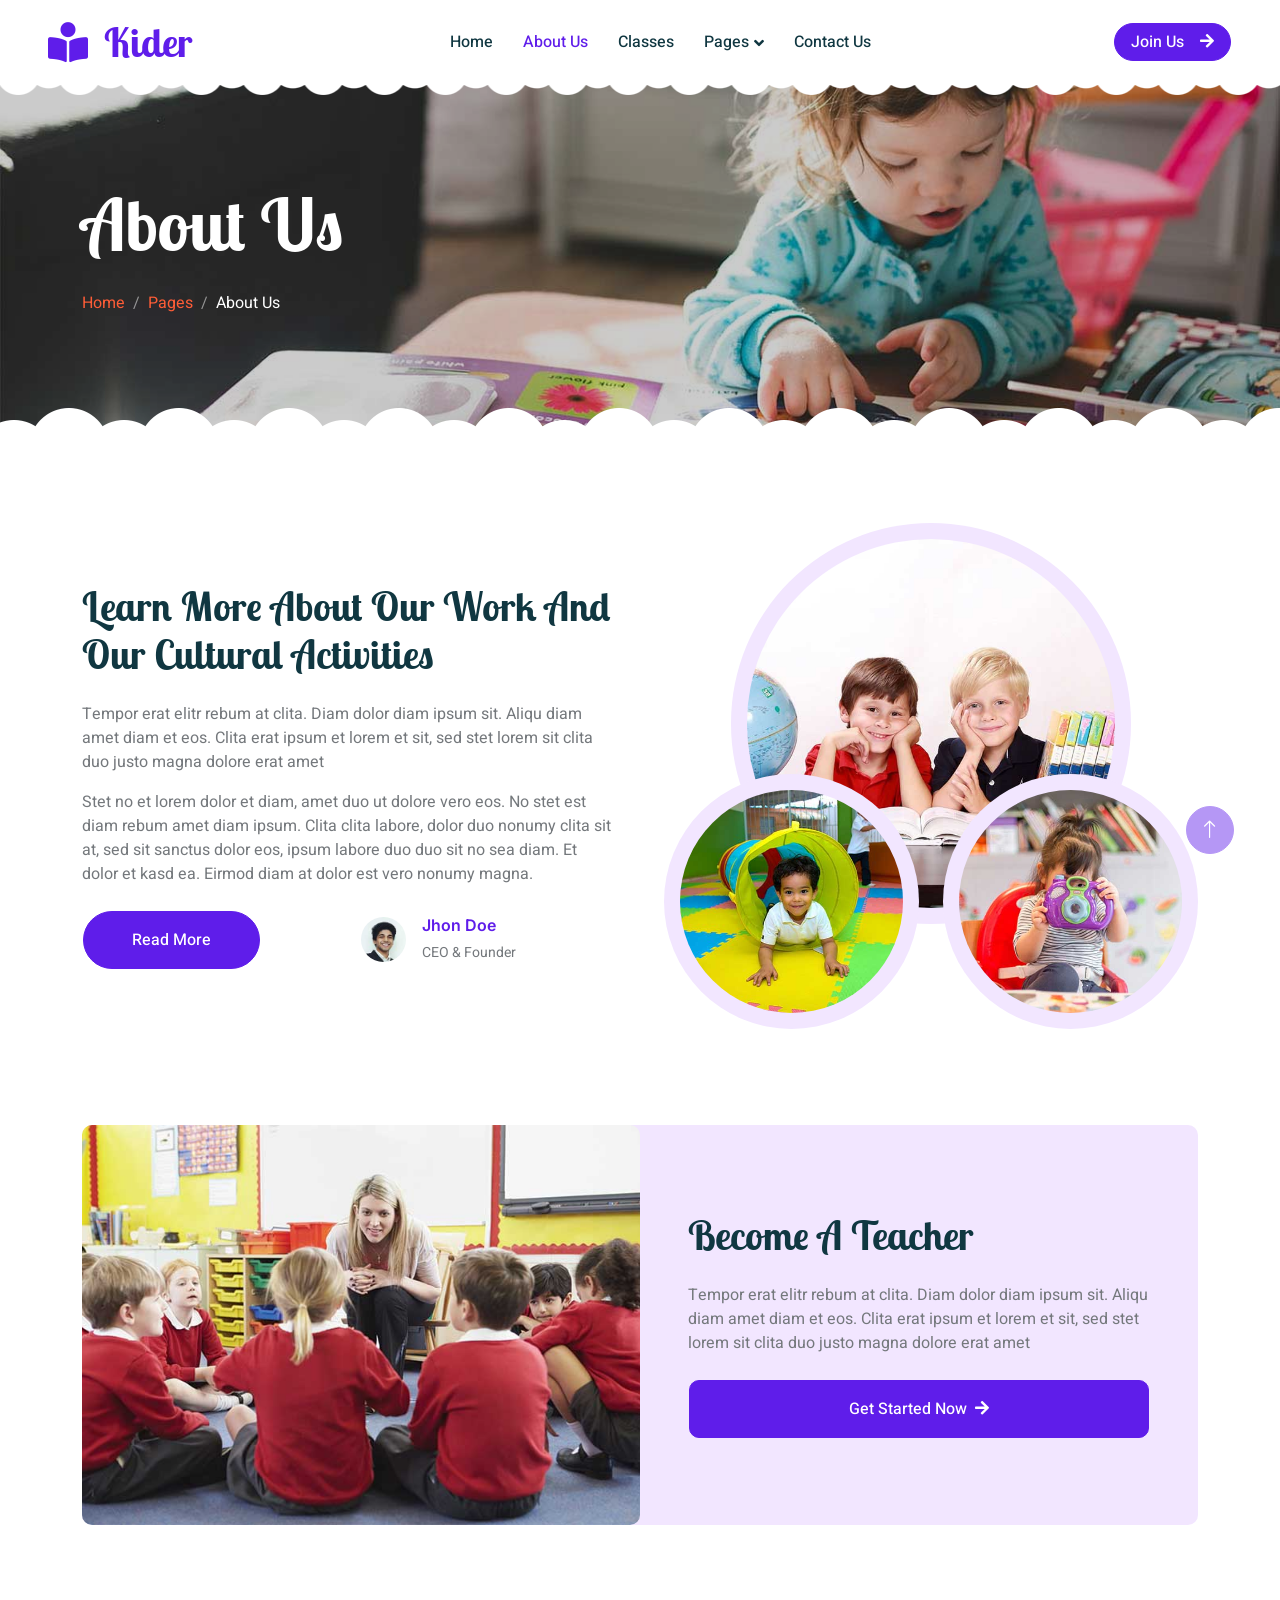
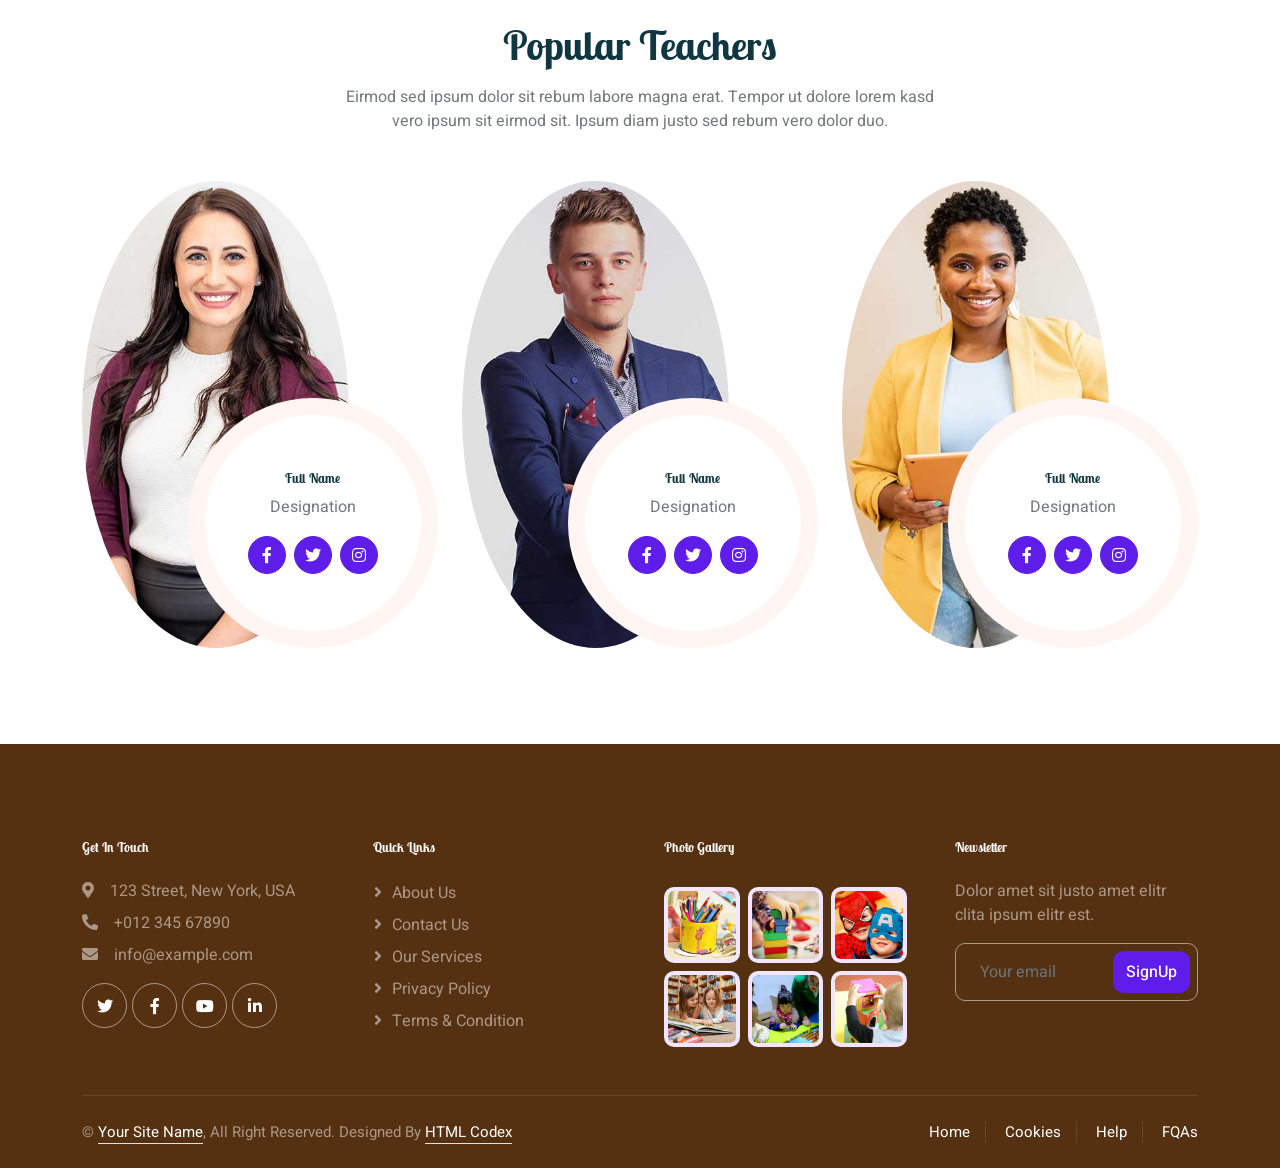
<file: back/public/new_template/about.html>
<!DOCTYPE html>
<html lang="en">

<head>
    <meta charset="utf-8">
    <title>Kider - Preschool Website Template</title>
    <meta content="width=device-width, initial-scale=1.0" name="viewport">
    <meta content="" name="keywords">
    <meta content="" name="description">

    <!-- Favicon -->
    <link href="img/favicon.ico" rel="icon">

    <!-- Google Web Fonts -->
    <link rel="preconnect" href="https://fonts.googleapis.com">
    <link rel="preconnect" href="https://fonts.gstatic.com" crossorigin>
    <link href="https://fonts.googleapis.com/css2?family=Heebo:wght@400;500;600&family=Inter:wght@600&family=Lobster+Two:wght@700&display=swap" rel="stylesheet">
    
    <!-- Icon Font Stylesheet -->
    <link href="https://cdnjs.cloudflare.com/ajax/libs/font-awesome/5.10.0/css/all.min.css" rel="stylesheet">
    <link href="https://cdn.jsdelivr.net/npm/bootstrap-icons@1.4.1/font/bootstrap-icons.css" rel="stylesheet">

    <!-- Libraries Stylesheet -->
    <link href="lib/animate/animate.min.css" rel="stylesheet">
    <link href="lib/owlcarousel/assets/owl.carousel.min.css" rel="stylesheet">

    <!-- Customized Bootstrap Stylesheet -->
    <link href="css/bootstrap.min.css" rel="stylesheet">

    <!-- Template Stylesheet -->
    <link href="css/style.css" rel="stylesheet">
</head>

<body>
    <div class="container-xxl bg-white p-0">
        <!-- Spinner Start -->
        <div id="spinner" class="show bg-white position-fixed translate-middle w-100 vh-100 top-50 start-50 d-flex align-items-center justify-content-center">
            <div class="spinner-border text-primary" style="width: 3rem; height: 3rem;" role="status">
                <span class="sr-only">Loading...</span>
            </div>
        </div>
        <!-- Spinner End -->


        <!-- Navbar Start -->
        <nav class="navbar navbar-expand-lg bg-white navbar-light sticky-top px-4 px-lg-5 py-lg-0">
            <a href="index.html" class="navbar-brand">
                <h1 class="m-0 text-primary"><i class="fa fa-book-reader me-3"></i>Kider</h1>
            </a>
            <button type="button" class="navbar-toggler" data-bs-toggle="collapse" data-bs-target="#navbarCollapse">
                <span class="navbar-toggler-icon"></span>
            </button>
            <div class="collapse navbar-collapse" id="navbarCollapse">
                <div class="navbar-nav mx-auto">
                    <a href="index.html" class="nav-item nav-link">Home</a>
                    <a href="about.html" class="nav-item nav-link active">About Us</a>
                    <a href="classes.html" class="nav-item nav-link">Classes</a>
                    <div class="nav-item dropdown">
                        <a href="#" class="nav-link dropdown-toggle" data-bs-toggle="dropdown">Pages</a>
                        <div class="dropdown-menu rounded-0 rounded-bottom border-0 shadow-sm m-0">
                            <a href="facility.html" class="dropdown-item">School Facilities</a>
                            <a href="team.html" class="dropdown-item">Popular Teachers</a>
                            <a href="call-to-action.html" class="dropdown-item">Become A Teachers</a>
                            <a href="appointment.html" class="dropdown-item">Make Appointment</a>
                            <a href="testimonial.html" class="dropdown-item">Testimonial</a>
                            <a href="404.html" class="dropdown-item">404 Error</a>
                        </div>
                    </div>
                    <a href="contact.html" class="nav-item nav-link">Contact Us</a>
                </div>
                <a href="" class="btn btn-primary rounded-pill px-3 d-none d-lg-block">Join Us<i class="fa fa-arrow-right ms-3"></i></a>
            </div>
        </nav>
        <!-- Navbar End -->


        <!-- Page Header End -->
        <div class="container-xxl py-5 page-header position-relative mb-5">
            <div class="container py-5">
                <h1 class="display-2 text-white animated slideInDown mb-4">About Us</h1>
                <nav aria-label="breadcrumb animated slideInDown">
                    <ol class="breadcrumb">
                        <li class="breadcrumb-item"><a href="#">Home</a></li>
                        <li class="breadcrumb-item"><a href="#">Pages</a></li>
                        <li class="breadcrumb-item text-white active" aria-current="page">About Us</li>
                    </ol>
                </nav>
            </div>
        </div>
        <!-- Page Header End -->


        <!-- About Start -->
        <div class="container-xxl py-5">
            <div class="container">
                <div class="row g-5 align-items-center">
                    <div class="col-lg-6 wow fadeInUp" data-wow-delay="0.1s">
                        <h1 class="mb-4">Learn More About Our Work And Our Cultural Activities</h1>
                        <p>Tempor erat elitr rebum at clita. Diam dolor diam ipsum sit. Aliqu diam amet diam et eos. Clita erat ipsum et lorem et sit, sed stet lorem sit clita duo justo magna dolore erat amet</p>
                        <p class="mb-4">Stet no et lorem dolor et diam, amet duo ut dolore vero eos. No stet est diam rebum amet diam ipsum. Clita clita labore, dolor duo nonumy clita sit at, sed sit sanctus dolor eos, ipsum labore duo duo sit no sea diam. Et dolor et kasd ea. Eirmod diam at dolor est vero nonumy magna.</p>
                        <div class="row g-4 align-items-center">
                            <div class="col-sm-6">
                                <a class="btn btn-primary rounded-pill py-3 px-5" href="">Read More</a>
                            </div>
                            <div class="col-sm-6">
                                <div class="d-flex align-items-center">
                                    <img class="rounded-circle flex-shrink-0" src="img/user.jpg" alt="" style="width: 45px; height: 45px;">
                                    <div class="ms-3">
                                        <h6 class="text-primary mb-1">Jhon Doe</h6>
                                        <small>CEO & Founder</small>
                                    </div>
                                </div>
                            </div>
                        </div>
                    </div>
                    <div class="col-lg-6 about-img wow fadeInUp" data-wow-delay="0.5s">
                        <div class="row">
                            <div class="col-12 text-center">
                                <img class="img-fluid w-75 rounded-circle bg-light p-3" src="img/about-1.jpg" alt="">
                            </div>
                            <div class="col-6 text-start" style="margin-top: -150px;">
                                <img class="img-fluid w-100 rounded-circle bg-light p-3" src="img/about-2.jpg" alt="">
                            </div>
                            <div class="col-6 text-end" style="margin-top: -150px;">
                                <img class="img-fluid w-100 rounded-circle bg-light p-3" src="img/about-3.jpg" alt="">
                            </div>
                        </div>
                    </div>
                </div>
            </div>
        </div>
        <!-- About End -->


        <!-- Call To Action Start -->
        <div class="container-xxl py-5">
            <div class="container">
                <div class="bg-light rounded">
                    <div class="row g-0">
                        <div class="col-lg-6 wow fadeIn" data-wow-delay="0.1s" style="min-height: 400px;">
                            <div class="position-relative h-100">
                                <img class="position-absolute w-100 h-100 rounded" src="img/call-to-action.jpg" style="object-fit: cover;">
                            </div>
                        </div>
                        <div class="col-lg-6 wow fadeIn" data-wow-delay="0.5s">
                            <div class="h-100 d-flex flex-column justify-content-center p-5">
                                <h1 class="mb-4">Become A Teacher</h1>
                                <p class="mb-4">Tempor erat elitr rebum at clita. Diam dolor diam ipsum sit. Aliqu diam amet diam et eos.
                                    Clita erat ipsum et lorem et sit, sed stet lorem sit clita duo justo magna dolore erat amet
                                </p>
                                <a class="btn btn-primary py-3 px-5" href="">Get Started Now<i class="fa fa-arrow-right ms-2"></i></a>
                            </div>
                        </div>
                    </div>
                </div>
            </div>
        </div>
        <!-- Call To Action End -->


        <!-- Team Start -->
        <div class="container-xxl py-5">
            <div class="container">
                <div class="text-center mx-auto mb-5 wow fadeInUp" data-wow-delay="0.1s" style="max-width: 600px;">
                    <h1 class="mb-3">Popular Teachers</h1>
                    <p>Eirmod sed ipsum dolor sit rebum labore magna erat. Tempor ut dolore lorem kasd vero ipsum sit
                        eirmod sit. Ipsum diam justo sed rebum vero dolor duo.</p>
                </div>
                <div class="row g-4">
                    <div class="col-lg-4 col-md-6 wow fadeInUp" data-wow-delay="0.1s">
                        <div class="team-item position-relative">
                            <img class="img-fluid rounded-circle w-75" src="img/team-1.jpg" alt="">
                            <div class="team-text">
                                <h3>Full Name</h3>
                                <p>Designation</p>
                                <div class="d-flex align-items-center">
                                    <a class="btn btn-square btn-primary mx-1" href=""><i class="fab fa-facebook-f"></i></a>
                                    <a class="btn btn-square btn-primary  mx-1" href=""><i class="fab fa-twitter"></i></a>
                                    <a class="btn btn-square btn-primary  mx-1" href=""><i class="fab fa-instagram"></i></a>
                                </div>
                            </div>
                        </div>
                    </div>
                    <div class="col-lg-4 col-md-6 wow fadeInUp" data-wow-delay="0.3s">
                        <div class="team-item position-relative">
                            <img class="img-fluid rounded-circle w-75" src="img/team-2.jpg" alt="">
                            <div class="team-text">
                                <h3>Full Name</h3>
                                <p>Designation</p>
                                <div class="d-flex align-items-center">
                                    <a class="btn btn-square btn-primary mx-1" href=""><i class="fab fa-facebook-f"></i></a>
                                    <a class="btn btn-square btn-primary  mx-1" href=""><i class="fab fa-twitter"></i></a>
                                    <a class="btn btn-square btn-primary  mx-1" href=""><i class="fab fa-instagram"></i></a>
                                </div>
                            </div>
                        </div>
                    </div>
                    <div class="col-lg-4 col-md-6 wow fadeInUp" data-wow-delay="0.5s">
                        <div class="team-item position-relative">
                            <img class="img-fluid rounded-circle w-75" src="img/team-3.jpg" alt="">
                            <div class="team-text">
                                <h3>Full Name</h3>
                                <p>Designation</p>
                                <div class="d-flex align-items-center">
                                    <a class="btn btn-square btn-primary mx-1" href=""><i class="fab fa-facebook-f"></i></a>
                                    <a class="btn btn-square btn-primary  mx-1" href=""><i class="fab fa-twitter"></i></a>
                                    <a class="btn btn-square btn-primary  mx-1" href=""><i class="fab fa-instagram"></i></a>
                                </div>
                            </div>
                        </div>
                    </div>
                </div>
            </div>
        </div>
        <!-- Team End -->


        <!-- Footer Start -->
        <div class="container-fluid bg-dark text-white-50 footer pt-5 mt-5 wow fadeIn" data-wow-delay="0.1s">
            <div class="container py-5">
                <div class="row g-5">
                    <div class="col-lg-3 col-md-6">
                        <h3 class="text-white mb-4">Get In Touch</h3>
                        <p class="mb-2"><i class="fa fa-map-marker-alt me-3"></i>123 Street, New York, USA</p>
                        <p class="mb-2"><i class="fa fa-phone-alt me-3"></i>+012 345 67890</p>
                        <p class="mb-2"><i class="fa fa-envelope me-3"></i>info@example.com</p>
                        <div class="d-flex pt-2">
                            <a class="btn btn-outline-light btn-social" href=""><i class="fab fa-twitter"></i></a>
                            <a class="btn btn-outline-light btn-social" href=""><i class="fab fa-facebook-f"></i></a>
                            <a class="btn btn-outline-light btn-social" href=""><i class="fab fa-youtube"></i></a>
                            <a class="btn btn-outline-light btn-social" href=""><i class="fab fa-linkedin-in"></i></a>
                        </div>
                    </div>
                    <div class="col-lg-3 col-md-6">
                        <h3 class="text-white mb-4">Quick Links</h3>
                        <a class="btn btn-link text-white-50" href="">About Us</a>
                        <a class="btn btn-link text-white-50" href="">Contact Us</a>
                        <a class="btn btn-link text-white-50" href="">Our Services</a>
                        <a class="btn btn-link text-white-50" href="">Privacy Policy</a>
                        <a class="btn btn-link text-white-50" href="">Terms & Condition</a>
                    </div>
                    <div class="col-lg-3 col-md-6">
                        <h3 class="text-white mb-4">Photo Gallery</h3>
                        <div class="row g-2 pt-2">
                            <div class="col-4">
                                <img class="img-fluid rounded bg-light p-1" src="img/classes-1.jpg" alt="">
                            </div>
                            <div class="col-4">
                                <img class="img-fluid rounded bg-light p-1" src="img/classes-2.jpg" alt="">
                            </div>
                            <div class="col-4">
                                <img class="img-fluid rounded bg-light p-1" src="img/classes-3.jpg" alt="">
                            </div>
                            <div class="col-4">
                                <img class="img-fluid rounded bg-light p-1" src="img/classes-4.jpg" alt="">
                            </div>
                            <div class="col-4">
                                <img class="img-fluid rounded bg-light p-1" src="img/classes-5.jpg" alt="">
                            </div>
                            <div class="col-4">
                                <img class="img-fluid rounded bg-light p-1" src="img/classes-6.jpg" alt="">
                            </div>
                        </div>
                    </div>
                    <div class="col-lg-3 col-md-6">
                        <h3 class="text-white mb-4">Newsletter</h3>
                        <p>Dolor amet sit justo amet elitr clita ipsum elitr est.</p>
                        <div class="position-relative mx-auto" style="max-width: 400px;">
                            <input class="form-control bg-transparent w-100 py-3 ps-4 pe-5" type="text" placeholder="Your email">
                            <button type="button" class="btn btn-primary py-2 position-absolute top-0 end-0 mt-2 me-2">SignUp</button>
                        </div>
                    </div>
                </div>
            </div>
            <div class="container">
                <div class="copyright">
                    <div class="row">
                        <div class="col-md-6 text-center text-md-start mb-3 mb-md-0">
                            &copy; <a class="border-bottom" href="#">Your Site Name</a>, All Right Reserved. 
							
							<!--/*** This template is free as long as you keep the footer author’s credit link/attribution link/backlink. If you'd like to use the template without the footer author’s credit link/attribution link/backlink, you can purchase the Credit Removal License from "https://htmlcodex.com/credit-removal". Thank you for your support. ***/-->
							Designed By <a class="border-bottom" href="https://htmlcodex.com">HTML Codex</a>
                        </div>
                        <div class="col-md-6 text-center text-md-end">
                            <div class="footer-menu">
                                <a href="">Home</a>
                                <a href="">Cookies</a>
                                <a href="">Help</a>
                                <a href="">FQAs</a>
                            </div>
                        </div>
                    </div>
                </div>
            </div>
        </div>
        <!-- Footer End -->


        <!-- Back to Top -->
        <a href="#" class="btn btn-lg btn-primary btn-lg-square back-to-top"><i class="bi bi-arrow-up"></i></a>
    </div>

    <!-- JavaScript Libraries -->
    <script src="https://code.jquery.com/jquery-3.4.1.min.js"></script>
    <script src="https://cdn.jsdelivr.net/npm/bootstrap@5.0.0/dist/js/bootstrap.bundle.min.js"></script>
    <script src="lib/wow/wow.min.js"></script>
    <script src="lib/easing/easing.min.js"></script>
    <script src="lib/waypoints/waypoints.min.js"></script>
    <script src="lib/owlcarousel/owl.carousel.min.js"></script>

    <!-- Template Javascript -->
    <script src="js/main.js"></script>
</body>

</html>
</file>
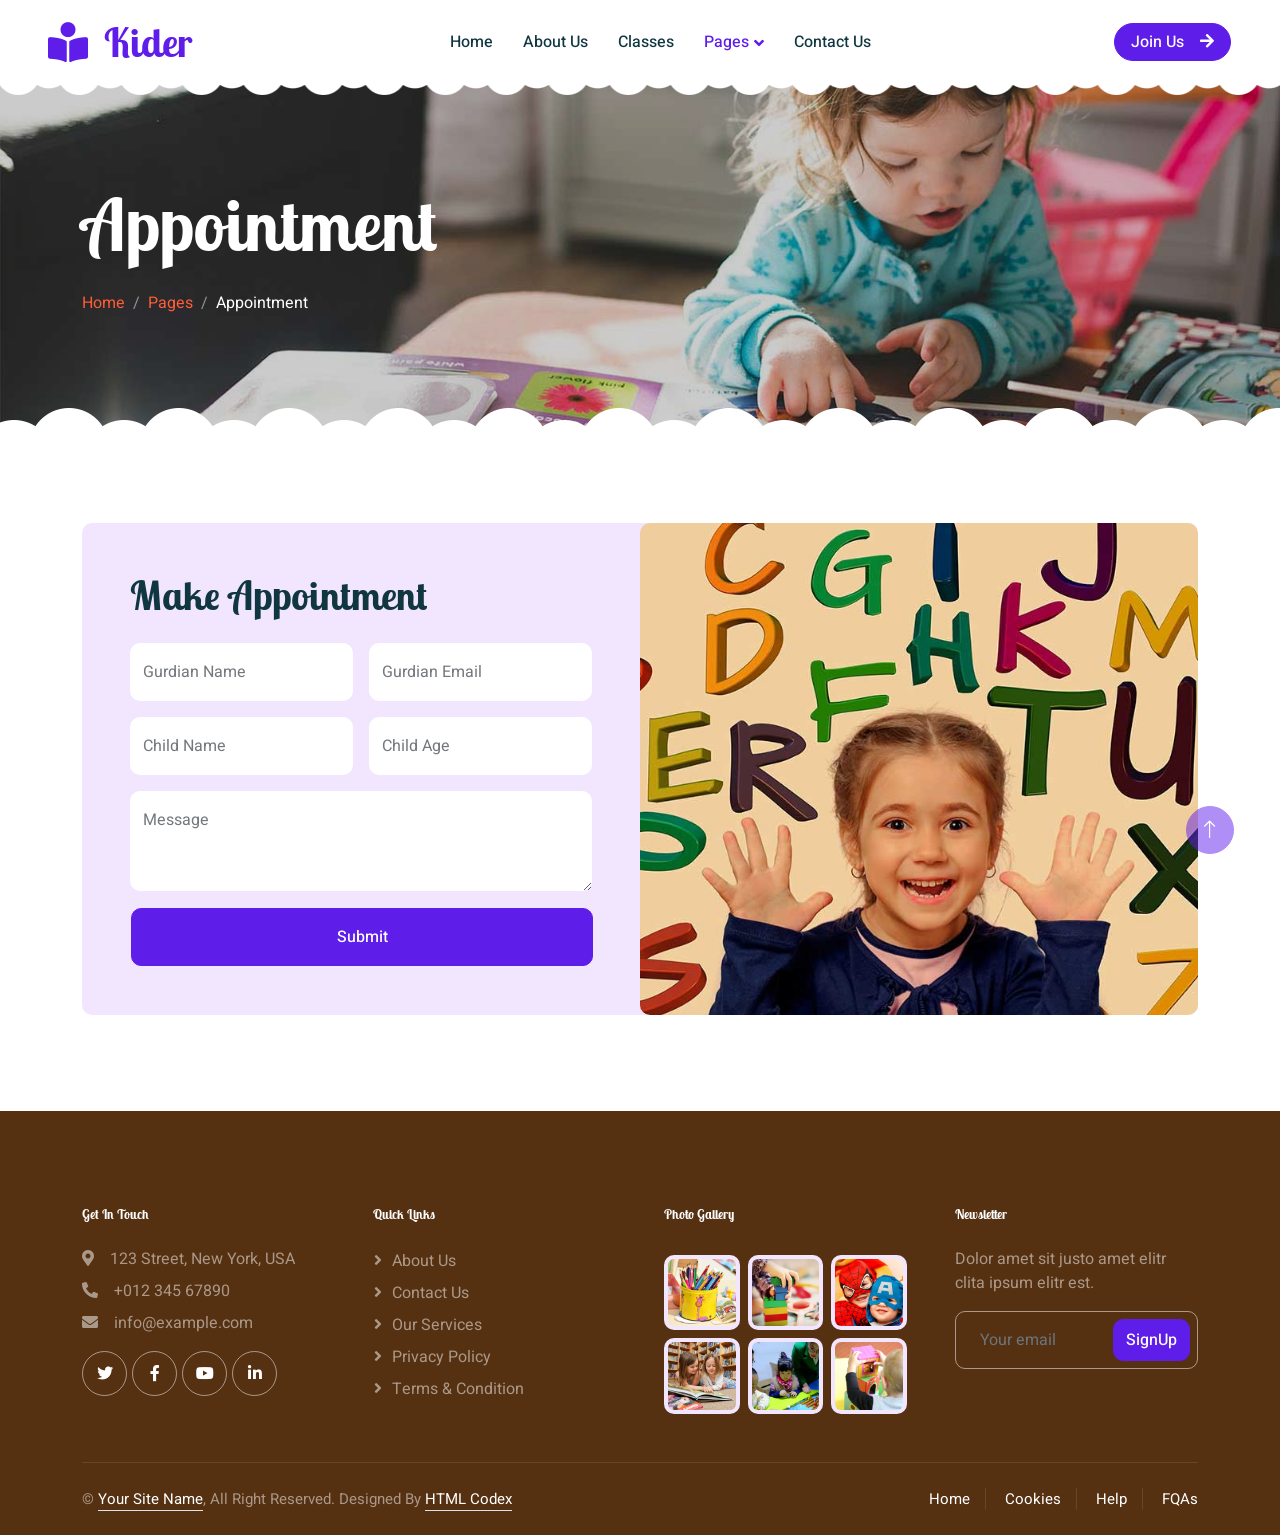
<file: back/public/new_template/appointment.html>
<!DOCTYPE html>
<html lang="en">

<head>
    <meta charset="utf-8">
    <title>Kider - Preschool Website Template</title>
    <meta content="width=device-width, initial-scale=1.0" name="viewport">
    <meta content="" name="keywords">
    <meta content="" name="description">

    <!-- Favicon -->
    <link href="img/favicon.ico" rel="icon">

    <!-- Google Web Fonts -->
    <link rel="preconnect" href="https://fonts.googleapis.com">
    <link rel="preconnect" href="https://fonts.gstatic.com" crossorigin>
    <link href="https://fonts.googleapis.com/css2?family=Heebo:wght@400;500;600&family=Inter:wght@600&family=Lobster+Two:wght@700&display=swap" rel="stylesheet">
    
    <!-- Icon Font Stylesheet -->
    <link href="https://cdnjs.cloudflare.com/ajax/libs/font-awesome/5.10.0/css/all.min.css" rel="stylesheet">
    <link href="https://cdn.jsdelivr.net/npm/bootstrap-icons@1.4.1/font/bootstrap-icons.css" rel="stylesheet">

    <!-- Libraries Stylesheet -->
    <link href="lib/animate/animate.min.css" rel="stylesheet">
    <link href="lib/owlcarousel/assets/owl.carousel.min.css" rel="stylesheet">

    <!-- Customized Bootstrap Stylesheet -->
    <link href="css/bootstrap.min.css" rel="stylesheet">

    <!-- Template Stylesheet -->
    <link href="css/style.css" rel="stylesheet">
</head>

<body>
    <div class="container-xxl bg-white p-0">
        <!-- Spinner Start -->
        <div id="spinner" class="show bg-white position-fixed translate-middle w-100 vh-100 top-50 start-50 d-flex align-items-center justify-content-center">
            <div class="spinner-border text-primary" style="width: 3rem; height: 3rem;" role="status">
                <span class="sr-only">Loading...</span>
            </div>
        </div>
        <!-- Spinner End -->


        <!-- Navbar Start -->
        <nav class="navbar navbar-expand-lg bg-white navbar-light sticky-top px-4 px-lg-5 py-lg-0">
            <a href="index.html" class="navbar-brand">
                <h1 class="m-0 text-primary"><i class="fa fa-book-reader me-3"></i>Kider</h1>
            </a>
            <button type="button" class="navbar-toggler" data-bs-toggle="collapse" data-bs-target="#navbarCollapse">
                <span class="navbar-toggler-icon"></span>
            </button>
            <div class="collapse navbar-collapse" id="navbarCollapse">
                <div class="navbar-nav mx-auto">
                    <a href="index.html" class="nav-item nav-link">Home</a>
                    <a href="about.html" class="nav-item nav-link">About Us</a>
                    <a href="classes.html" class="nav-item nav-link">Classes</a>
                    <div class="nav-item dropdown">
                        <a href="#" class="nav-link dropdown-toggle active" data-bs-toggle="dropdown">Pages</a>
                        <div class="dropdown-menu rounded-0 rounded-bottom border-0 shadow-sm m-0">
                            <a href="facility.html" class="dropdown-item">School Facilities</a>
                            <a href="team.html" class="dropdown-item">Popular Teachers</a>
                            <a href="call-to-action.html" class="dropdown-item">Become A Teachers</a>
                            <a href="appointment.html" class="dropdown-item active">Make Appointment</a>
                            <a href="testimonial.html" class="dropdown-item">Testimonial</a>
                            <a href="404.html" class="dropdown-item">404 Error</a>
                        </div>
                    </div>
                    <a href="contact.html" class="nav-item nav-link">Contact Us</a>
                </div>
                <a href="" class="btn btn-primary rounded-pill px-3 d-none d-lg-block">Join Us<i class="fa fa-arrow-right ms-3"></i></a>
            </div>
        </nav>
        <!-- Navbar End -->


        <!-- Page Header End -->
        <div class="container-xxl py-5 page-header position-relative mb-5">
            <div class="container py-5">
                <h1 class="display-2 text-white animated slideInDown mb-4">Appointment</h1>
                <nav aria-label="breadcrumb animated slideInDown">
                    <ol class="breadcrumb">
                        <li class="breadcrumb-item"><a href="#">Home</a></li>
                        <li class="breadcrumb-item"><a href="#">Pages</a></li>
                        <li class="breadcrumb-item text-white active" aria-current="page">Appointment</li>
                    </ol>
                </nav>
            </div>
        </div>
        <!-- Page Header End -->


        <!-- Appointment Start -->
        <div class="container-xxl py-5">
            <div class="container">
                <div class="bg-light rounded">
                    <div class="row g-0">
                        <div class="col-lg-6 wow fadeIn" data-wow-delay="0.1s">
                            <div class="h-100 d-flex flex-column justify-content-center p-5">
                                <h1 class="mb-4">Make Appointment</h1>
                                <form>
                                    <div class="row g-3">
                                        <div class="col-sm-6">
                                            <div class="form-floating">
                                                <input type="text" class="form-control border-0" id="gname" placeholder="Gurdian Name">
                                                <label for="gname">Gurdian Name</label>
                                            </div>
                                        </div>
                                        <div class="col-sm-6">
                                            <div class="form-floating">
                                                <input type="email" class="form-control border-0" id="gmail" placeholder="Gurdian Email">
                                                <label for="gmail">Gurdian Email</label>
                                            </div>
                                        </div>
                                        <div class="col-sm-6">
                                            <div class="form-floating">
                                                <input type="text" class="form-control border-0" id="cname" placeholder="Child Name">
                                                <label for="cname">Child Name</label>
                                            </div>
                                        </div>
                                        <div class="col-sm-6">
                                            <div class="form-floating">
                                                <input type="text" class="form-control border-0" id="cage" placeholder="Child Age">
                                                <label for="cage">Child Age</label>
                                            </div>
                                        </div>
                                        <div class="col-12">
                                            <div class="form-floating">
                                                <textarea class="form-control border-0" placeholder="Leave a message here" id="message" style="height: 100px"></textarea>
                                                <label for="message">Message</label>
                                            </div>
                                        </div>
                                        <div class="col-12">
                                            <button class="btn btn-primary w-100 py-3" type="submit">Submit</button>
                                        </div>
                                    </div>
                                </form>
                            </div>
                        </div>
                        <div class="col-lg-6 wow fadeIn" data-wow-delay="0.5s" style="min-height: 400px;">
                            <div class="position-relative h-100">
                                <img class="position-absolute w-100 h-100 rounded" src="img/appointment.jpg" style="object-fit: cover;">
                            </div>
                        </div>
                    </div>
                </div>
            </div>
        </div>
        <!-- Appointment End -->


        <!-- Footer Start -->
        <div class="container-fluid bg-dark text-white-50 footer pt-5 mt-5 wow fadeIn" data-wow-delay="0.1s">
            <div class="container py-5">
                <div class="row g-5">
                    <div class="col-lg-3 col-md-6">
                        <h3 class="text-white mb-4">Get In Touch</h3>
                        <p class="mb-2"><i class="fa fa-map-marker-alt me-3"></i>123 Street, New York, USA</p>
                        <p class="mb-2"><i class="fa fa-phone-alt me-3"></i>+012 345 67890</p>
                        <p class="mb-2"><i class="fa fa-envelope me-3"></i>info@example.com</p>
                        <div class="d-flex pt-2">
                            <a class="btn btn-outline-light btn-social" href=""><i class="fab fa-twitter"></i></a>
                            <a class="btn btn-outline-light btn-social" href=""><i class="fab fa-facebook-f"></i></a>
                            <a class="btn btn-outline-light btn-social" href=""><i class="fab fa-youtube"></i></a>
                            <a class="btn btn-outline-light btn-social" href=""><i class="fab fa-linkedin-in"></i></a>
                        </div>
                    </div>
                    <div class="col-lg-3 col-md-6">
                        <h3 class="text-white mb-4">Quick Links</h3>
                        <a class="btn btn-link text-white-50" href="">About Us</a>
                        <a class="btn btn-link text-white-50" href="">Contact Us</a>
                        <a class="btn btn-link text-white-50" href="">Our Services</a>
                        <a class="btn btn-link text-white-50" href="">Privacy Policy</a>
                        <a class="btn btn-link text-white-50" href="">Terms & Condition</a>
                    </div>
                    <div class="col-lg-3 col-md-6">
                        <h3 class="text-white mb-4">Photo Gallery</h3>
                        <div class="row g-2 pt-2">
                            <div class="col-4">
                                <img class="img-fluid rounded bg-light p-1" src="img/classes-1.jpg" alt="">
                            </div>
                            <div class="col-4">
                                <img class="img-fluid rounded bg-light p-1" src="img/classes-2.jpg" alt="">
                            </div>
                            <div class="col-4">
                                <img class="img-fluid rounded bg-light p-1" src="img/classes-3.jpg" alt="">
                            </div>
                            <div class="col-4">
                                <img class="img-fluid rounded bg-light p-1" src="img/classes-4.jpg" alt="">
                            </div>
                            <div class="col-4">
                                <img class="img-fluid rounded bg-light p-1" src="img/classes-5.jpg" alt="">
                            </div>
                            <div class="col-4">
                                <img class="img-fluid rounded bg-light p-1" src="img/classes-6.jpg" alt="">
                            </div>
                        </div>
                    </div>
                    <div class="col-lg-3 col-md-6">
                        <h3 class="text-white mb-4">Newsletter</h3>
                        <p>Dolor amet sit justo amet elitr clita ipsum elitr est.</p>
                        <div class="position-relative mx-auto" style="max-width: 400px;">
                            <input class="form-control bg-transparent w-100 py-3 ps-4 pe-5" type="text" placeholder="Your email">
                            <button type="button" class="btn btn-primary py-2 position-absolute top-0 end-0 mt-2 me-2">SignUp</button>
                        </div>
                    </div>
                </div>
            </div>
            <div class="container">
                <div class="copyright">
                    <div class="row">
                        <div class="col-md-6 text-center text-md-start mb-3 mb-md-0">
                            &copy; <a class="border-bottom" href="#">Your Site Name</a>, All Right Reserved. 
							
							<!--/*** This template is free as long as you keep the footer author’s credit link/attribution link/backlink. If you'd like to use the template without the footer author’s credit link/attribution link/backlink, you can purchase the Credit Removal License from "https://htmlcodex.com/credit-removal". Thank you for your support. ***/-->
							Designed By <a class="border-bottom" href="https://htmlcodex.com">HTML Codex</a>
                        </div>
                        <div class="col-md-6 text-center text-md-end">
                            <div class="footer-menu">
                                <a href="">Home</a>
                                <a href="">Cookies</a>
                                <a href="">Help</a>
                                <a href="">FQAs</a>
                            </div>
                        </div>
                    </div>
                </div>
            </div>
        </div>
        <!-- Footer End -->


        <!-- Back to Top -->
        <a href="#" class="btn btn-lg btn-primary btn-lg-square back-to-top"><i class="bi bi-arrow-up"></i></a>
    </div>

    <!-- JavaScript Libraries -->
    <script src="https://code.jquery.com/jquery-3.4.1.min.js"></script>
    <script src="https://cdn.jsdelivr.net/npm/bootstrap@5.0.0/dist/js/bootstrap.bundle.min.js"></script>
    <script src="lib/wow/wow.min.js"></script>
    <script src="lib/easing/easing.min.js"></script>
    <script src="lib/waypoints/waypoints.min.js"></script>
    <script src="lib/owlcarousel/owl.carousel.min.js"></script>

    <!-- Template Javascript -->
    <script src="js/main.js"></script>
</body>

</html>
</file>
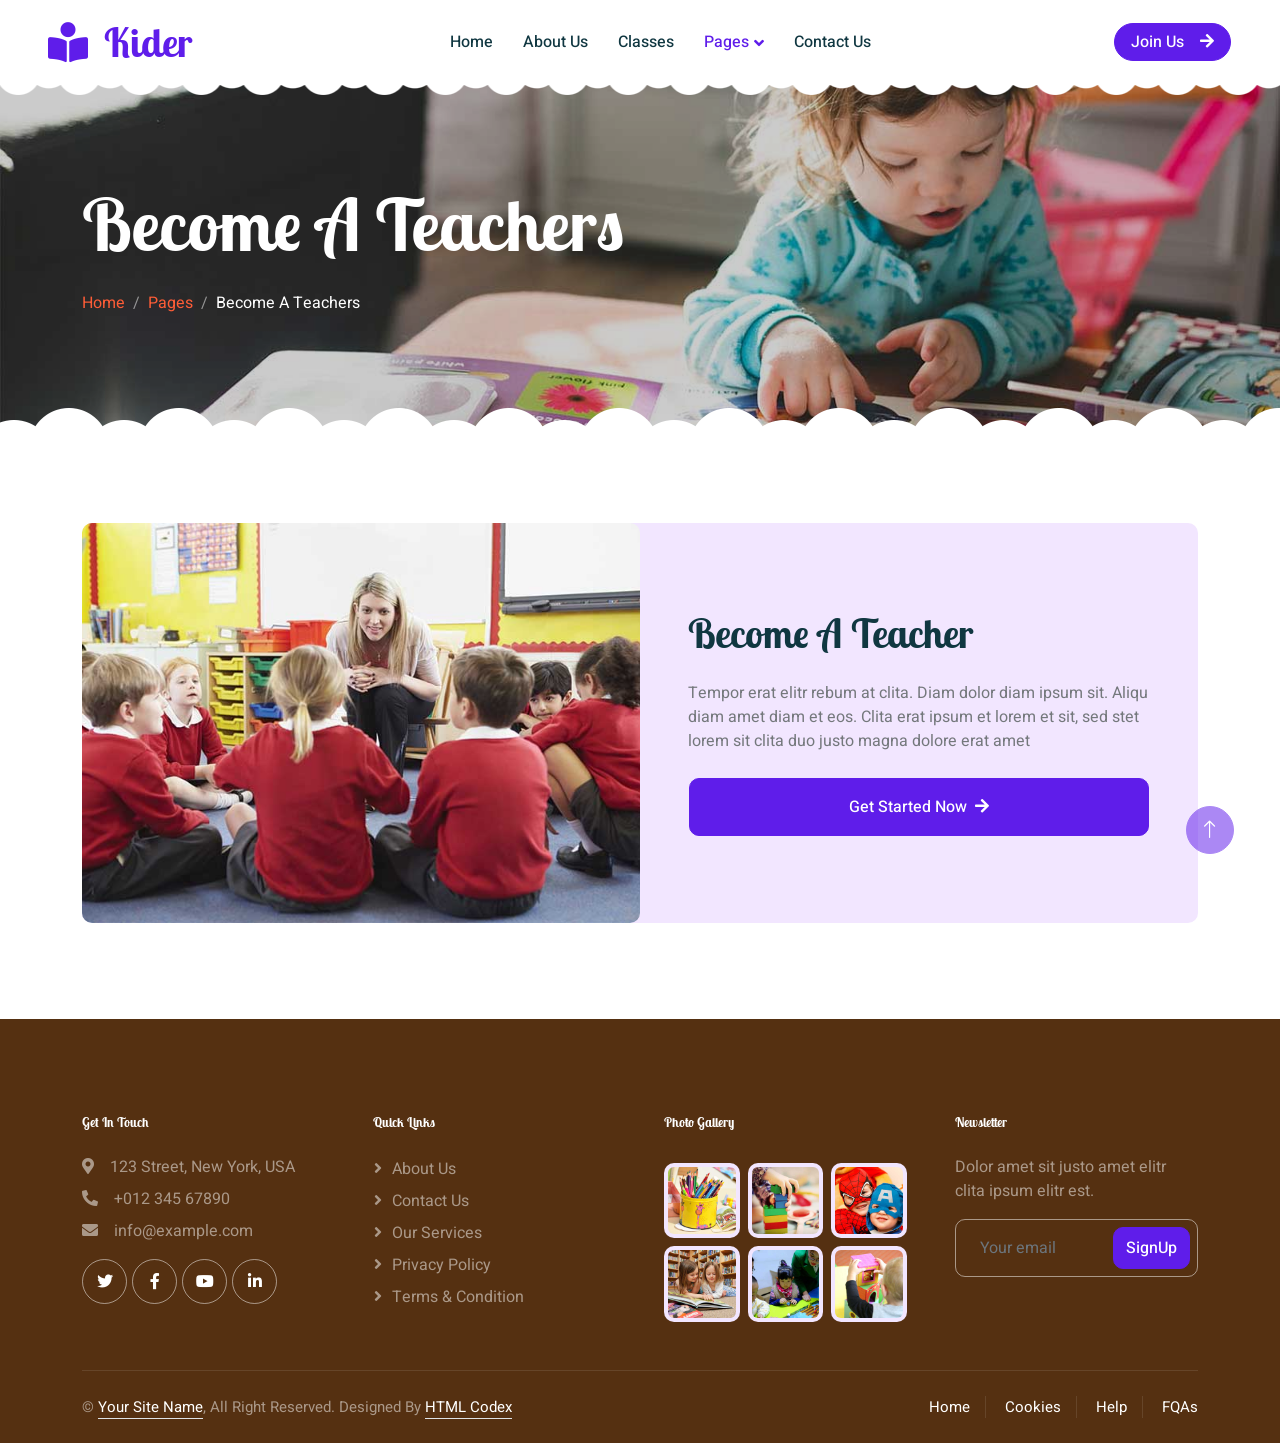
<file: back/public/new_template/call-to-action.html>
<!DOCTYPE html>
<html lang="en">

<head>
    <meta charset="utf-8">
    <title>Kider - Preschool Website Template</title>
    <meta content="width=device-width, initial-scale=1.0" name="viewport">
    <meta content="" name="keywords">
    <meta content="" name="description">

    <!-- Favicon -->
    <link href="img/favicon.ico" rel="icon">

    <!-- Google Web Fonts -->
    <link rel="preconnect" href="https://fonts.googleapis.com">
    <link rel="preconnect" href="https://fonts.gstatic.com" crossorigin>
    <link href="https://fonts.googleapis.com/css2?family=Heebo:wght@400;500;600&family=Inter:wght@600&family=Lobster+Two:wght@700&display=swap" rel="stylesheet">
    
    <!-- Icon Font Stylesheet -->
    <link href="https://cdnjs.cloudflare.com/ajax/libs/font-awesome/5.10.0/css/all.min.css" rel="stylesheet">
    <link href="https://cdn.jsdelivr.net/npm/bootstrap-icons@1.4.1/font/bootstrap-icons.css" rel="stylesheet">

    <!-- Libraries Stylesheet -->
    <link href="lib/animate/animate.min.css" rel="stylesheet">
    <link href="lib/owlcarousel/assets/owl.carousel.min.css" rel="stylesheet">

    <!-- Customized Bootstrap Stylesheet -->
    <link href="css/bootstrap.min.css" rel="stylesheet">

    <!-- Template Stylesheet -->
    <link href="css/style.css" rel="stylesheet">
</head>

<body>
    <div class="container-xxl bg-white p-0">
        <!-- Spinner Start -->
        <div id="spinner" class="show bg-white position-fixed translate-middle w-100 vh-100 top-50 start-50 d-flex align-items-center justify-content-center">
            <div class="spinner-border text-primary" style="width: 3rem; height: 3rem;" role="status">
                <span class="sr-only">Loading...</span>
            </div>
        </div>
        <!-- Spinner End -->


        <!-- Navbar Start -->
        <nav class="navbar navbar-expand-lg bg-white navbar-light sticky-top px-4 px-lg-5 py-lg-0">
            <a href="index.html" class="navbar-brand">
                <h1 class="m-0 text-primary"><i class="fa fa-book-reader me-3"></i>Kider</h1>
            </a>
            <button type="button" class="navbar-toggler" data-bs-toggle="collapse" data-bs-target="#navbarCollapse">
                <span class="navbar-toggler-icon"></span>
            </button>
            <div class="collapse navbar-collapse" id="navbarCollapse">
                <div class="navbar-nav mx-auto">
                    <a href="index.html" class="nav-item nav-link">Home</a>
                    <a href="about.html" class="nav-item nav-link">About Us</a>
                    <a href="classes.html" class="nav-item nav-link">Classes</a>
                    <div class="nav-item dropdown">
                        <a href="#" class="nav-link dropdown-toggle active" data-bs-toggle="dropdown">Pages</a>
                        <div class="dropdown-menu rounded-0 rounded-bottom border-0 shadow-sm m-0">
                            <a href="facility.html" class="dropdown-item">School Facilities</a>
                            <a href="team.html" class="dropdown-item">Popular Teachers</a>
                            <a href="call-to-action.html" class="dropdown-item active">Become A Teachers</a>
                            <a href="appointment.html" class="dropdown-item">Make Appointment</a>
                            <a href="testimonial.html" class="dropdown-item">Testimonial</a>
                            <a href="404.html" class="dropdown-item">404 Error</a>
                        </div>
                    </div>
                    <a href="contact.html" class="nav-item nav-link">Contact Us</a>
                </div>
                <a href="" class="btn btn-primary rounded-pill px-3 d-none d-lg-block">Join Us<i class="fa fa-arrow-right ms-3"></i></a>
            </div>
        </nav>
        <!-- Navbar End -->


        <!-- Page Header End -->
        <div class="container-xxl py-5 page-header position-relative mb-5">
            <div class="container py-5">
                <h1 class="display-2 text-white animated slideInDown mb-4">Become A Teachers</h1>
                <nav aria-label="breadcrumb animated slideInDown">
                    <ol class="breadcrumb">
                        <li class="breadcrumb-item"><a href="#">Home</a></li>
                        <li class="breadcrumb-item"><a href="#">Pages</a></li>
                        <li class="breadcrumb-item text-white active" aria-current="page">Become A Teachers</li>
                    </ol>
                </nav>
            </div>
        </div>
        <!-- Page Header End -->


        <!-- Call To Action Start -->
        <div class="container-xxl py-5">
            <div class="container">
                <div class="bg-light rounded">
                    <div class="row g-0">
                        <div class="col-lg-6 wow fadeIn" data-wow-delay="0.1s" style="min-height: 400px;">
                            <div class="position-relative h-100">
                                <img class="position-absolute w-100 h-100 rounded" src="img/call-to-action.jpg" style="object-fit: cover;">
                            </div>
                        </div>
                        <div class="col-lg-6 wow fadeIn" data-wow-delay="0.5s">
                            <div class="h-100 d-flex flex-column justify-content-center p-5">
                                <h1 class="mb-4">Become A Teacher</h1>
                                <p class="mb-4">Tempor erat elitr rebum at clita. Diam dolor diam ipsum sit. Aliqu diam amet diam et eos.
                                    Clita erat ipsum et lorem et sit, sed stet lorem sit clita duo justo magna dolore erat amet
                                </p>
                                <a class="btn btn-primary py-3 px-5" href="">Get Started Now<i class="fa fa-arrow-right ms-2"></i></a>
                            </div>
                        </div>
                    </div>
                </div>
            </div>
        </div>
        <!-- Call To Action End -->


        <!-- Footer Start -->
        <div class="container-fluid bg-dark text-white-50 footer pt-5 mt-5 wow fadeIn" data-wow-delay="0.1s">
            <div class="container py-5">
                <div class="row g-5">
                    <div class="col-lg-3 col-md-6">
                        <h3 class="text-white mb-4">Get In Touch</h3>
                        <p class="mb-2"><i class="fa fa-map-marker-alt me-3"></i>123 Street, New York, USA</p>
                        <p class="mb-2"><i class="fa fa-phone-alt me-3"></i>+012 345 67890</p>
                        <p class="mb-2"><i class="fa fa-envelope me-3"></i>info@example.com</p>
                        <div class="d-flex pt-2">
                            <a class="btn btn-outline-light btn-social" href=""><i class="fab fa-twitter"></i></a>
                            <a class="btn btn-outline-light btn-social" href=""><i class="fab fa-facebook-f"></i></a>
                            <a class="btn btn-outline-light btn-social" href=""><i class="fab fa-youtube"></i></a>
                            <a class="btn btn-outline-light btn-social" href=""><i class="fab fa-linkedin-in"></i></a>
                        </div>
                    </div>
                    <div class="col-lg-3 col-md-6">
                        <h3 class="text-white mb-4">Quick Links</h3>
                        <a class="btn btn-link text-white-50" href="">About Us</a>
                        <a class="btn btn-link text-white-50" href="">Contact Us</a>
                        <a class="btn btn-link text-white-50" href="">Our Services</a>
                        <a class="btn btn-link text-white-50" href="">Privacy Policy</a>
                        <a class="btn btn-link text-white-50" href="">Terms & Condition</a>
                    </div>
                    <div class="col-lg-3 col-md-6">
                        <h3 class="text-white mb-4">Photo Gallery</h3>
                        <div class="row g-2 pt-2">
                            <div class="col-4">
                                <img class="img-fluid rounded bg-light p-1" src="img/classes-1.jpg" alt="">
                            </div>
                            <div class="col-4">
                                <img class="img-fluid rounded bg-light p-1" src="img/classes-2.jpg" alt="">
                            </div>
                            <div class="col-4">
                                <img class="img-fluid rounded bg-light p-1" src="img/classes-3.jpg" alt="">
                            </div>
                            <div class="col-4">
                                <img class="img-fluid rounded bg-light p-1" src="img/classes-4.jpg" alt="">
                            </div>
                            <div class="col-4">
                                <img class="img-fluid rounded bg-light p-1" src="img/classes-5.jpg" alt="">
                            </div>
                            <div class="col-4">
                                <img class="img-fluid rounded bg-light p-1" src="img/classes-6.jpg" alt="">
                            </div>
                        </div>
                    </div>
                    <div class="col-lg-3 col-md-6">
                        <h3 class="text-white mb-4">Newsletter</h3>
                        <p>Dolor amet sit justo amet elitr clita ipsum elitr est.</p>
                        <div class="position-relative mx-auto" style="max-width: 400px;">
                            <input class="form-control bg-transparent w-100 py-3 ps-4 pe-5" type="text" placeholder="Your email">
                            <button type="button" class="btn btn-primary py-2 position-absolute top-0 end-0 mt-2 me-2">SignUp</button>
                        </div>
                    </div>
                </div>
            </div>
            <div class="container">
                <div class="copyright">
                    <div class="row">
                        <div class="col-md-6 text-center text-md-start mb-3 mb-md-0">
                            &copy; <a class="border-bottom" href="#">Your Site Name</a>, All Right Reserved. 
							
							<!--/*** This template is free as long as you keep the footer author’s credit link/attribution link/backlink. If you'd like to use the template without the footer author’s credit link/attribution link/backlink, you can purchase the Credit Removal License from "https://htmlcodex.com/credit-removal". Thank you for your support. ***/-->
							Designed By <a class="border-bottom" href="https://htmlcodex.com">HTML Codex</a>
                        </div>
                        <div class="col-md-6 text-center text-md-end">
                            <div class="footer-menu">
                                <a href="">Home</a>
                                <a href="">Cookies</a>
                                <a href="">Help</a>
                                <a href="">FQAs</a>
                            </div>
                        </div>
                    </div>
                </div>
            </div>
        </div>
        <!-- Footer End -->


        <!-- Back to Top -->
        <a href="#" class="btn btn-lg btn-primary btn-lg-square back-to-top"><i class="bi bi-arrow-up"></i></a>
    </div>

    <!-- JavaScript Libraries -->
    <script src="https://code.jquery.com/jquery-3.4.1.min.js"></script>
    <script src="https://cdn.jsdelivr.net/npm/bootstrap@5.0.0/dist/js/bootstrap.bundle.min.js"></script>
    <script src="lib/wow/wow.min.js"></script>
    <script src="lib/easing/easing.min.js"></script>
    <script src="lib/waypoints/waypoints.min.js"></script>
    <script src="lib/owlcarousel/owl.carousel.min.js"></script>

    <!-- Template Javascript -->
    <script src="js/main.js"></script>
</body>

</html>
</file>
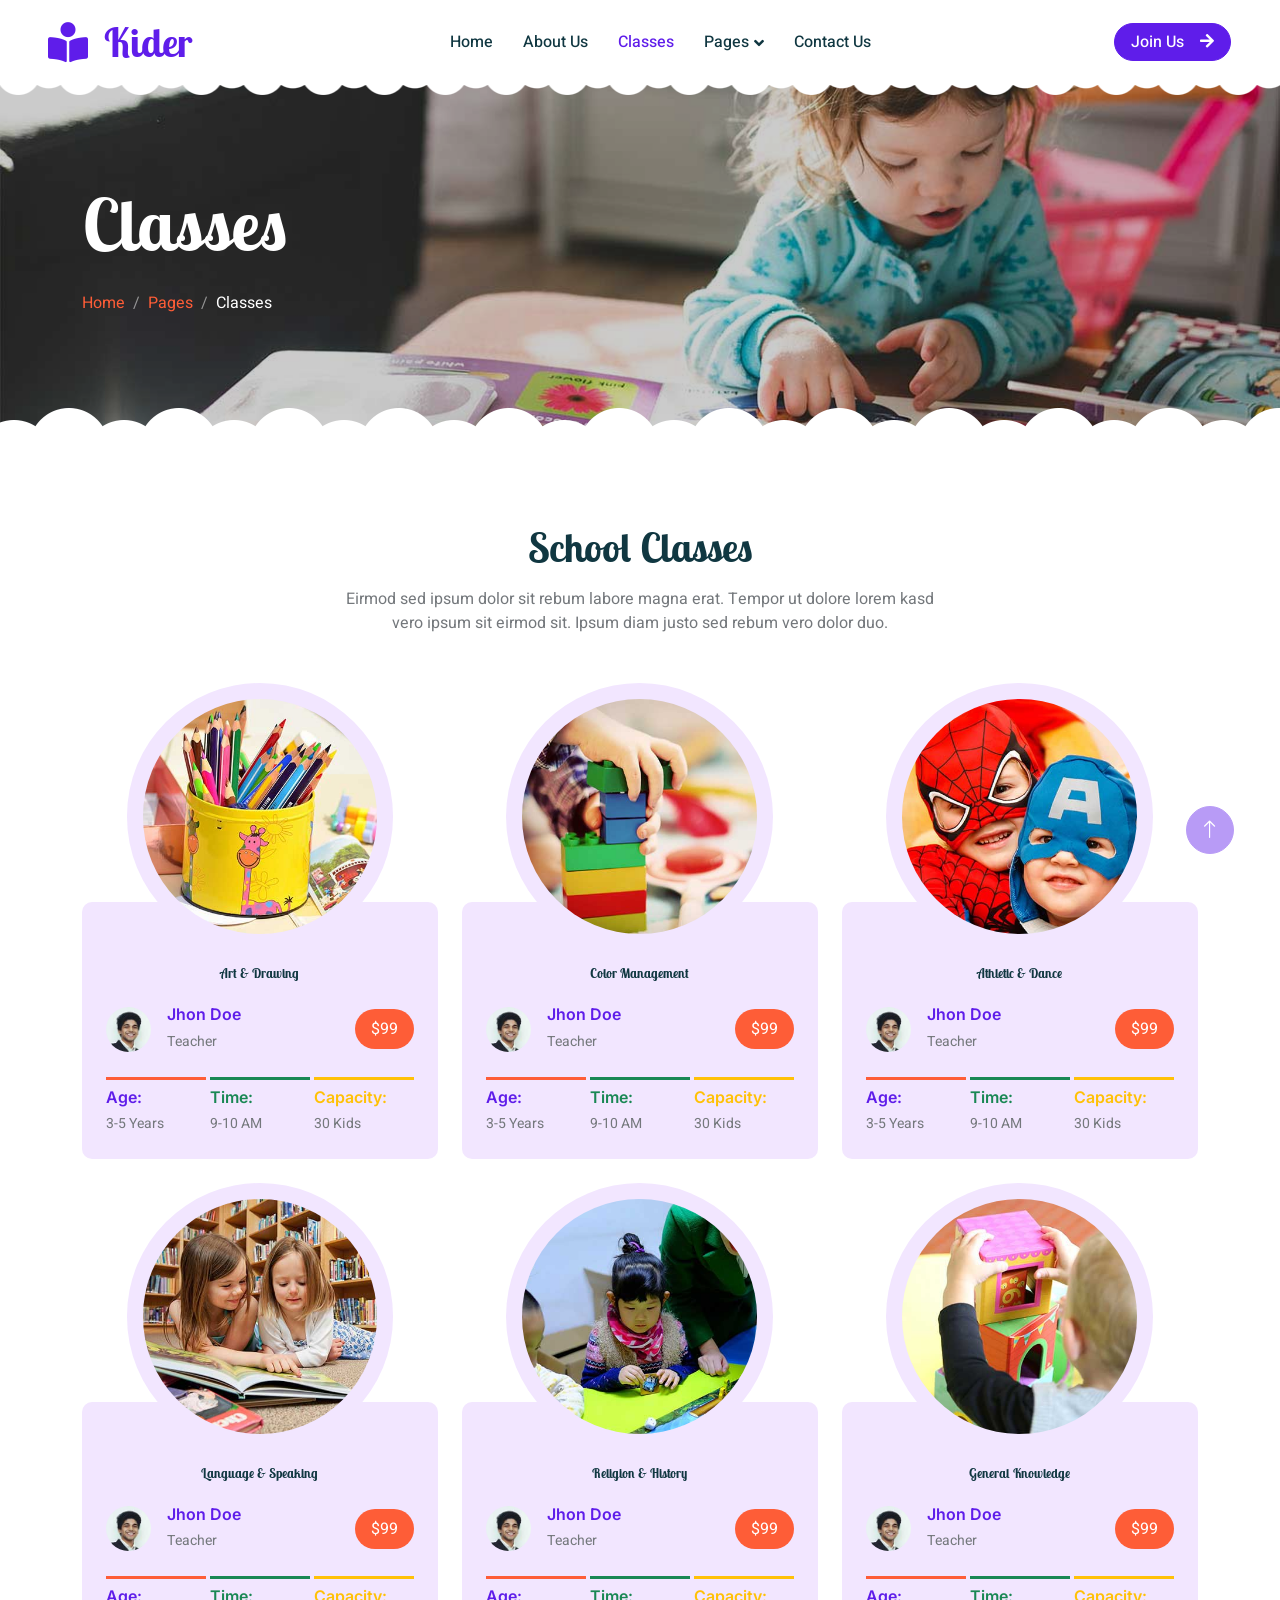
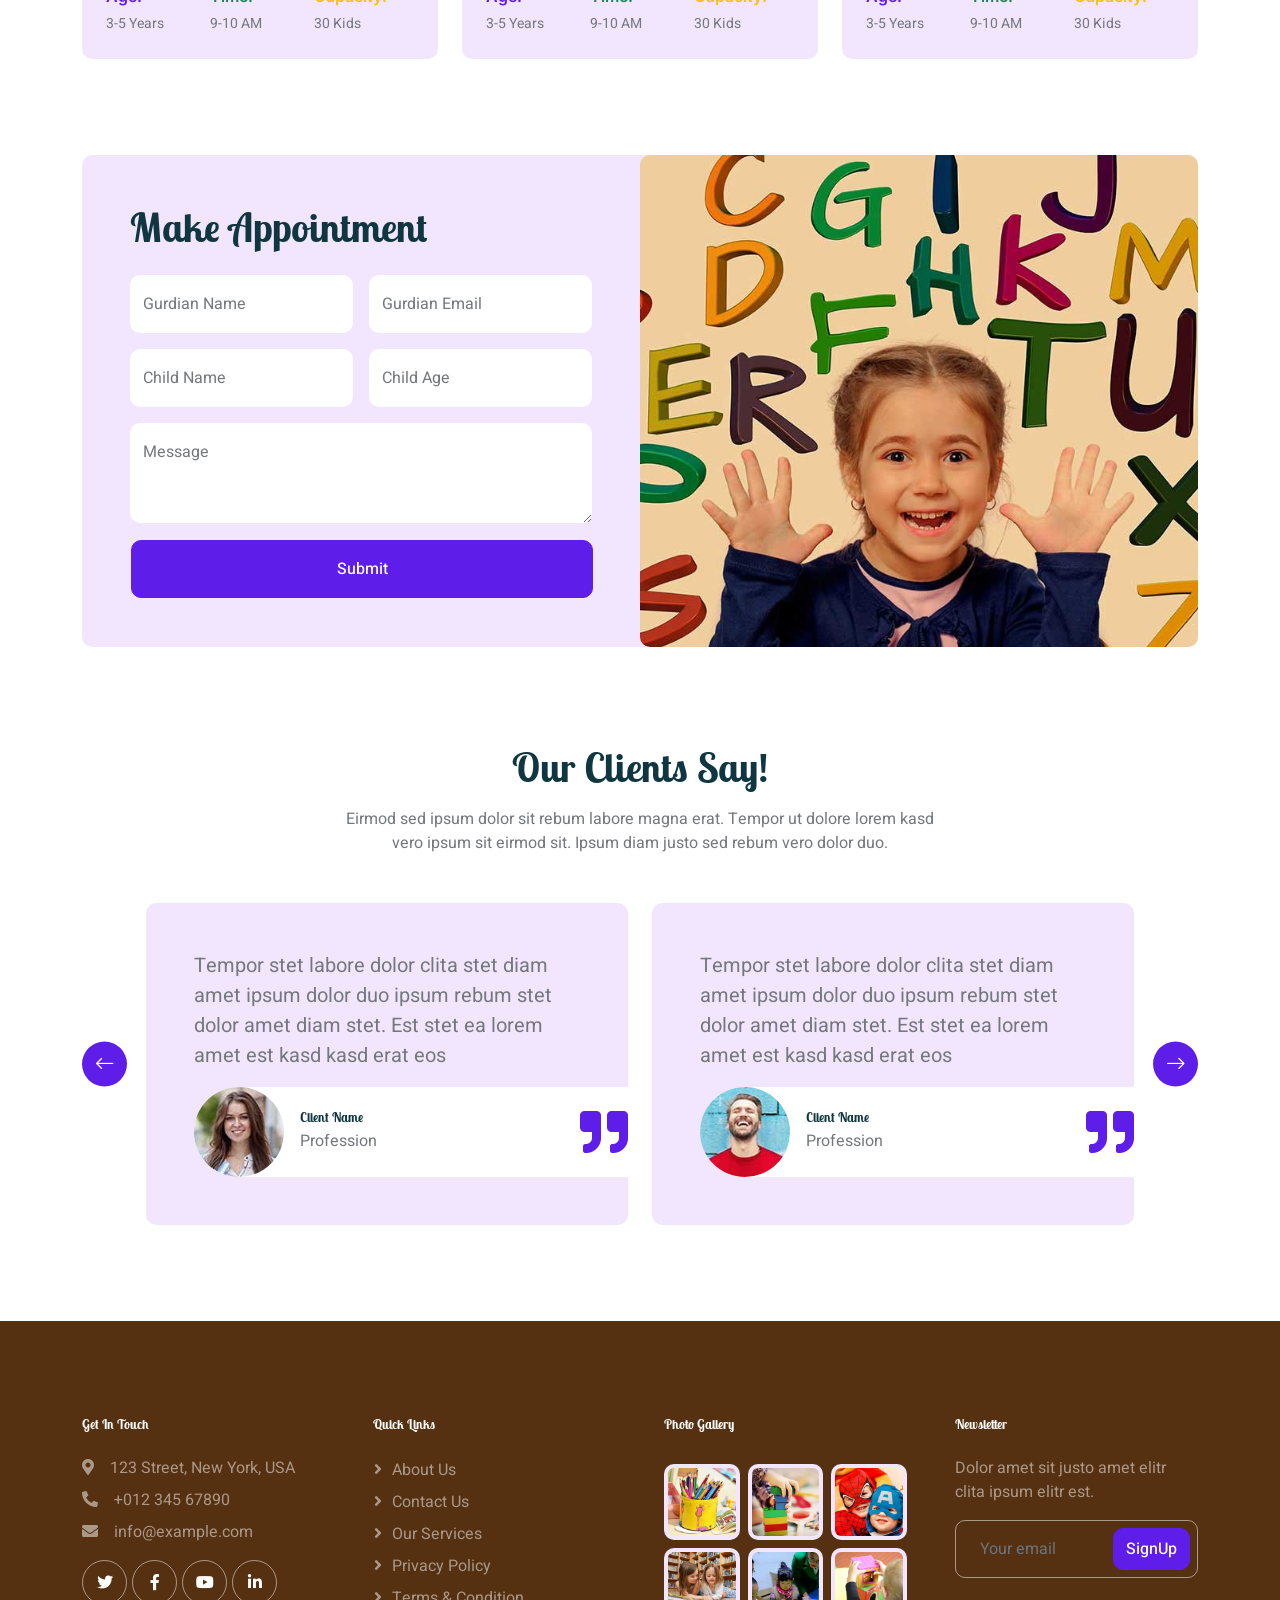
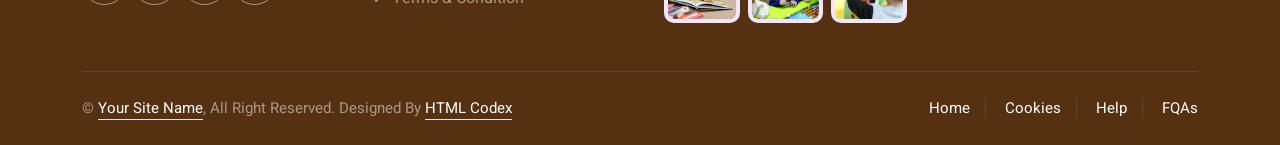
<file: back/public/new_template/classes.html>
<!DOCTYPE html>
<html lang="en">

<head>
    <meta charset="utf-8">
    <title>Kider - Preschool Website Template</title>
    <meta content="width=device-width, initial-scale=1.0" name="viewport">
    <meta content="" name="keywords">
    <meta content="" name="description">

    <!-- Favicon -->
    <link href="img/favicon.ico" rel="icon">

    <!-- Google Web Fonts -->
    <link rel="preconnect" href="https://fonts.googleapis.com">
    <link rel="preconnect" href="https://fonts.gstatic.com" crossorigin>
    <link href="https://fonts.googleapis.com/css2?family=Heebo:wght@400;500;600&family=Inter:wght@600&family=Lobster+Two:wght@700&display=swap" rel="stylesheet">
    
    <!-- Icon Font Stylesheet -->
    <link href="https://cdnjs.cloudflare.com/ajax/libs/font-awesome/5.10.0/css/all.min.css" rel="stylesheet">
    <link href="https://cdn.jsdelivr.net/npm/bootstrap-icons@1.4.1/font/bootstrap-icons.css" rel="stylesheet">

    <!-- Libraries Stylesheet -->
    <link href="lib/animate/animate.min.css" rel="stylesheet">
    <link href="lib/owlcarousel/assets/owl.carousel.min.css" rel="stylesheet">

    <!-- Customized Bootstrap Stylesheet -->
    <link href="css/bootstrap.min.css" rel="stylesheet">

    <!-- Template Stylesheet -->
    <link href="css/style.css" rel="stylesheet">
</head>

<body>
    <div class="container-xxl bg-white p-0">
        <!-- Spinner Start -->
        <div id="spinner" class="show bg-white position-fixed translate-middle w-100 vh-100 top-50 start-50 d-flex align-items-center justify-content-center">
            <div class="spinner-border text-primary" style="width: 3rem; height: 3rem;" role="status">
                <span class="sr-only">Loading...</span>
            </div>
        </div>
        <!-- Spinner End -->


        <!-- Navbar Start -->
        <nav class="navbar navbar-expand-lg bg-white navbar-light sticky-top px-4 px-lg-5 py-lg-0">
            <a href="index.html" class="navbar-brand">
                <h1 class="m-0 text-primary"><i class="fa fa-book-reader me-3"></i>Kider</h1>
            </a>
            <button type="button" class="navbar-toggler" data-bs-toggle="collapse" data-bs-target="#navbarCollapse">
                <span class="navbar-toggler-icon"></span>
            </button>
            <div class="collapse navbar-collapse" id="navbarCollapse">
                <div class="navbar-nav mx-auto">
                    <a href="index.html" class="nav-item nav-link">Home</a>
                    <a href="about.html" class="nav-item nav-link">About Us</a>
                    <a href="classes.html" class="nav-item nav-link active">Classes</a>
                    <div class="nav-item dropdown">
                        <a href="#" class="nav-link dropdown-toggle" data-bs-toggle="dropdown">Pages</a>
                        <div class="dropdown-menu rounded-0 rounded-bottom border-0 shadow-sm m-0">
                            <a href="facility.html" class="dropdown-item">School Facilities</a>
                            <a href="team.html" class="dropdown-item">Popular Teachers</a>
                            <a href="call-to-action.html" class="dropdown-item">Become A Teachers</a>
                            <a href="appointment.html" class="dropdown-item">Make Appointment</a>
                            <a href="testimonial.html" class="dropdown-item">Testimonial</a>
                            <a href="404.html" class="dropdown-item">404 Error</a>
                        </div>
                    </div>
                    <a href="contact.html" class="nav-item nav-link">Contact Us</a>
                </div>
                <a href="" class="btn btn-primary rounded-pill px-3 d-none d-lg-block">Join Us<i class="fa fa-arrow-right ms-3"></i></a>
            </div>
        </nav>
        <!-- Navbar End -->


        <!-- Page Header End -->
        <div class="container-xxl py-5 page-header position-relative mb-5">
            <div class="container py-5">
                <h1 class="display-2 text-white animated slideInDown mb-4">Classes</h1>
                <nav aria-label="breadcrumb animated slideInDown">
                    <ol class="breadcrumb">
                        <li class="breadcrumb-item"><a href="#">Home</a></li>
                        <li class="breadcrumb-item"><a href="#">Pages</a></li>
                        <li class="breadcrumb-item text-white active" aria-current="page">Classes</li>
                    </ol>
                </nav>
            </div>
        </div>
        <!-- Page Header End -->


        <!-- Classes Start -->
        <div class="container-xxl py-5">
            <div class="container">
                <div class="text-center mx-auto mb-5 wow fadeInUp" data-wow-delay="0.1s" style="max-width: 600px;">
                    <h1 class="mb-3">School Classes</h1>
                    <p>Eirmod sed ipsum dolor sit rebum labore magna erat. Tempor ut dolore lorem kasd vero ipsum sit eirmod sit. Ipsum diam justo sed rebum vero dolor duo.</p>
                </div>
                <div class="row g-4">
                    <div class="col-lg-4 col-md-6 wow fadeInUp" data-wow-delay="0.1s">
                        <div class="classes-item">
                            <div class="bg-light rounded-circle w-75 mx-auto p-3">
                                <img class="img-fluid rounded-circle" src="img/classes-1.jpg" alt="">
                            </div>
                            <div class="bg-light rounded p-4 pt-5 mt-n5">
                                <a class="d-block text-center h3 mt-3 mb-4" href="">Art & Drawing</a>
                                <div class="d-flex align-items-center justify-content-between mb-4">
                                    <div class="d-flex align-items-center">
                                        <img class="rounded-circle flex-shrink-0" src="img/user.jpg" alt="" style="width: 45px; height: 45px;">
                                        <div class="ms-3">
                                            <h6 class="text-primary mb-1">Jhon Doe</h6>
                                            <small>Teacher</small>
                                        </div>
                                    </div>
                                    <span class="bg-primary text-white rounded-pill py-2 px-3" href="">$99</span>
                                </div>
                                <div class="row g-1">
                                    <div class="col-4">
                                        <div class="border-top border-3 border-primary pt-2">
                                            <h6 class="text-primary mb-1">Age:</h6>
                                            <small>3-5 Years</small>
                                        </div>
                                    </div>
                                    <div class="col-4">
                                        <div class="border-top border-3 border-success pt-2">
                                            <h6 class="text-success mb-1">Time:</h6>
                                            <small>9-10 AM</small>
                                        </div>
                                    </div>
                                    <div class="col-4">
                                        <div class="border-top border-3 border-warning pt-2">
                                            <h6 class="text-warning mb-1">Capacity:</h6>
                                            <small>30 Kids</small>
                                        </div>
                                    </div>
                                </div>
                            </div>
                        </div>
                    </div>
                    <div class="col-lg-4 col-md-6 wow fadeInUp" data-wow-delay="0.3s">
                        <div class="classes-item">
                            <div class="bg-light rounded-circle w-75 mx-auto p-3">
                                <img class="img-fluid rounded-circle" src="img/classes-2.jpg" alt="">
                            </div>
                            <div class="bg-light rounded p-4 pt-5 mt-n5">
                                <a class="d-block text-center h3 mt-3 mb-4" href="">Color Management</a>
                                <div class="d-flex align-items-center justify-content-between mb-4">
                                    <div class="d-flex align-items-center">
                                        <img class="rounded-circle flex-shrink-0" src="img/user.jpg" alt="" style="width: 45px; height: 45px;">
                                        <div class="ms-3">
                                            <h6 class="text-primary mb-1">Jhon Doe</h6>
                                            <small>Teacher</small>
                                        </div>
                                    </div>
                                    <span class="bg-primary text-white rounded-pill py-2 px-3" href="">$99</span>
                                </div>
                                <div class="row g-1">
                                    <div class="col-4">
                                        <div class="border-top border-3 border-primary pt-2">
                                            <h6 class="text-primary mb-1">Age:</h6>
                                            <small>3-5 Years</small>
                                        </div>
                                    </div>
                                    <div class="col-4">
                                        <div class="border-top border-3 border-success pt-2">
                                            <h6 class="text-success mb-1">Time:</h6>
                                            <small>9-10 AM</small>
                                        </div>
                                    </div>
                                    <div class="col-4">
                                        <div class="border-top border-3 border-warning pt-2">
                                            <h6 class="text-warning mb-1">Capacity:</h6>
                                            <small>30 Kids</small>
                                        </div>
                                    </div>
                                </div>
                            </div>
                        </div>
                    </div>
                    <div class="col-lg-4 col-md-6 wow fadeInUp" data-wow-delay="0.5s">
                        <div class="classes-item">
                            <div class="bg-light rounded-circle w-75 mx-auto p-3">
                                <img class="img-fluid rounded-circle" src="img/classes-3.jpg" alt="">
                            </div>
                            <div class="bg-light rounded p-4 pt-5 mt-n5">
                                <a class="d-block text-center h3 mt-3 mb-4" href="">Athletic & Dance</a>
                                <div class="d-flex align-items-center justify-content-between mb-4">
                                    <div class="d-flex align-items-center">
                                        <img class="rounded-circle flex-shrink-0" src="img/user.jpg" alt="" style="width: 45px; height: 45px;">
                                        <div class="ms-3">
                                            <h6 class="text-primary mb-1">Jhon Doe</h6>
                                            <small>Teacher</small>
                                        </div>
                                    </div>
                                    <span class="bg-primary text-white rounded-pill py-2 px-3" href="">$99</span>
                                </div>
                                <div class="row g-1">
                                    <div class="col-4">
                                        <div class="border-top border-3 border-primary pt-2">
                                            <h6 class="text-primary mb-1">Age:</h6>
                                            <small>3-5 Years</small>
                                        </div>
                                    </div>
                                    <div class="col-4">
                                        <div class="border-top border-3 border-success pt-2">
                                            <h6 class="text-success mb-1">Time:</h6>
                                            <small>9-10 AM</small>
                                        </div>
                                    </div>
                                    <div class="col-4">
                                        <div class="border-top border-3 border-warning pt-2">
                                            <h6 class="text-warning mb-1">Capacity:</h6>
                                            <small>30 Kids</small>
                                        </div>
                                    </div>
                                </div>
                            </div>
                        </div>
                    </div>
                    <div class="col-lg-4 col-md-6 wow fadeInUp" data-wow-delay="0.1s">
                        <div class="classes-item">
                            <div class="bg-light rounded-circle w-75 mx-auto p-3">
                                <img class="img-fluid rounded-circle" src="img/classes-4.jpg" alt="">
                            </div>
                            <div class="bg-light rounded p-4 pt-5 mt-n5">
                                <a class="d-block text-center h3 mt-3 mb-4" href="">Language & Speaking</a>
                                <div class="d-flex align-items-center justify-content-between mb-4">
                                    <div class="d-flex align-items-center">
                                        <img class="rounded-circle flex-shrink-0" src="img/user.jpg" alt="" style="width: 45px; height: 45px;">
                                        <div class="ms-3">
                                            <h6 class="text-primary mb-1">Jhon Doe</h6>
                                            <small>Teacher</small>
                                        </div>
                                    </div>
                                    <span class="bg-primary text-white rounded-pill py-2 px-3" href="">$99</span>
                                </div>
                                <div class="row g-1">
                                    <div class="col-4">
                                        <div class="border-top border-3 border-primary pt-2">
                                            <h6 class="text-primary mb-1">Age:</h6>
                                            <small>3-5 Years</small>
                                        </div>
                                    </div>
                                    <div class="col-4">
                                        <div class="border-top border-3 border-success pt-2">
                                            <h6 class="text-success mb-1">Time:</h6>
                                            <small>9-10 AM</small>
                                        </div>
                                    </div>
                                    <div class="col-4">
                                        <div class="border-top border-3 border-warning pt-2">
                                            <h6 class="text-warning mb-1">Capacity:</h6>
                                            <small>30 Kids</small>
                                        </div>
                                    </div>
                                </div>
                            </div>
                        </div>
                    </div>
                    <div class="col-lg-4 col-md-6 wow fadeInUp" data-wow-delay="0.3s">
                        <div class="classes-item">
                            <div class="bg-light rounded-circle w-75 mx-auto p-3">
                                <img class="img-fluid rounded-circle" src="img/classes-5.jpg" alt="">
                            </div>
                            <div class="bg-light rounded p-4 pt-5 mt-n5">
                                <a class="d-block text-center h3 mt-3 mb-4" href="">Religion & History</a>
                                <div class="d-flex align-items-center justify-content-between mb-4">
                                    <div class="d-flex align-items-center">
                                        <img class="rounded-circle flex-shrink-0" src="img/user.jpg" alt="" style="width: 45px; height: 45px;">
                                        <div class="ms-3">
                                            <h6 class="text-primary mb-1">Jhon Doe</h6>
                                            <small>Teacher</small>
                                        </div>
                                    </div>
                                    <span class="bg-primary text-white rounded-pill py-2 px-3" href="">$99</span>
                                </div>
                                <div class="row g-1">
                                    <div class="col-4">
                                        <div class="border-top border-3 border-primary pt-2">
                                            <h6 class="text-primary mb-1">Age:</h6>
                                            <small>3-5 Years</small>
                                        </div>
                                    </div>
                                    <div class="col-4">
                                        <div class="border-top border-3 border-success pt-2">
                                            <h6 class="text-success mb-1">Time:</h6>
                                            <small>9-10 AM</small>
                                        </div>
                                    </div>
                                    <div class="col-4">
                                        <div class="border-top border-3 border-warning pt-2">
                                            <h6 class="text-warning mb-1">Capacity:</h6>
                                            <small>30 Kids</small>
                                        </div>
                                    </div>
                                </div>
                            </div>
                        </div>
                    </div>
                    <div class="col-lg-4 col-md-6 wow fadeInUp" data-wow-delay="0.5s">
                        <div class="classes-item">
                            <div class="bg-light rounded-circle w-75 mx-auto p-3">
                                <img class="img-fluid rounded-circle" src="img/classes-6.jpg" alt="">
                            </div>
                            <div class="bg-light rounded p-4 pt-5 mt-n5">
                                <a class="d-block text-center h3 mt-3 mb-4" href="">General Knowledge</a>
                                <div class="d-flex align-items-center justify-content-between mb-4">
                                    <div class="d-flex align-items-center">
                                        <img class="rounded-circle flex-shrink-0" src="img/user.jpg" alt="" style="width: 45px; height: 45px;">
                                        <div class="ms-3">
                                            <h6 class="text-primary mb-1">Jhon Doe</h6>
                                            <small>Teacher</small>
                                        </div>
                                    </div>
                                    <span class="bg-primary text-white rounded-pill py-2 px-3" href="">$99</span>
                                </div>
                                <div class="row g-1">
                                    <div class="col-4">
                                        <div class="border-top border-3 border-primary pt-2">
                                            <h6 class="text-primary mb-1">Age:</h6>
                                            <small>3-5 Years</small>
                                        </div>
                                    </div>
                                    <div class="col-4">
                                        <div class="border-top border-3 border-success pt-2">
                                            <h6 class="text-success mb-1">Time:</h6>
                                            <small>9-10 AM</small>
                                        </div>
                                    </div>
                                    <div class="col-4">
                                        <div class="border-top border-3 border-warning pt-2">
                                            <h6 class="text-warning mb-1">Capacity:</h6>
                                            <small>30 Kids</small>
                                        </div>
                                    </div>
                                </div>
                            </div>
                        </div>
                    </div>
                </div>
            </div>
        </div>
        <!-- Classes End -->


        <!-- Appointment Start -->
        <div class="container-xxl py-5">
            <div class="container">
                <div class="bg-light rounded">
                    <div class="row g-0">
                        <div class="col-lg-6 wow fadeIn" data-wow-delay="0.1s">
                            <div class="h-100 d-flex flex-column justify-content-center p-5">
                                <h1 class="mb-4">Make Appointment</h1>
                                <form>
                                    <div class="row g-3">
                                        <div class="col-sm-6">
                                            <div class="form-floating">
                                                <input type="text" class="form-control border-0" id="gname" placeholder="Gurdian Name">
                                                <label for="gname">Gurdian Name</label>
                                            </div>
                                        </div>
                                        <div class="col-sm-6">
                                            <div class="form-floating">
                                                <input type="email" class="form-control border-0" id="gmail" placeholder="Gurdian Email">
                                                <label for="gmail">Gurdian Email</label>
                                            </div>
                                        </div>
                                        <div class="col-sm-6">
                                            <div class="form-floating">
                                                <input type="text" class="form-control border-0" id="cname" placeholder="Child Name">
                                                <label for="cname">Child Name</label>
                                            </div>
                                        </div>
                                        <div class="col-sm-6">
                                            <div class="form-floating">
                                                <input type="text" class="form-control border-0" id="cage" placeholder="Child Age">
                                                <label for="cage">Child Age</label>
                                            </div>
                                        </div>
                                        <div class="col-12">
                                            <div class="form-floating">
                                                <textarea class="form-control border-0" placeholder="Leave a message here" id="message" style="height: 100px"></textarea>
                                                <label for="message">Message</label>
                                            </div>
                                        </div>
                                        <div class="col-12">
                                            <button class="btn btn-primary w-100 py-3" type="submit">Submit</button>
                                        </div>
                                    </div>
                                </form>
                            </div>
                        </div>
                        <div class="col-lg-6 wow fadeIn" data-wow-delay="0.5s" style="min-height: 400px;">
                            <div class="position-relative h-100">
                                <img class="position-absolute w-100 h-100 rounded" src="img/appointment.jpg" style="object-fit: cover;">
                            </div>
                        </div>
                    </div>
                </div>
            </div>
        </div>
        <!-- Appointment End -->


        <!-- Testimonial Start -->
        <div class="container-xxl py-5">
            <div class="container">
                <div class="text-center mx-auto mb-5 wow fadeInUp" data-wow-delay="0.1s" style="max-width: 600px;">
                    <h1 class="mb-3">Our Clients Say!</h1>
                    <p>Eirmod sed ipsum dolor sit rebum labore magna erat. Tempor ut dolore lorem kasd vero ipsum sit eirmod sit. Ipsum diam justo sed rebum vero dolor duo.</p>
                </div>
                <div class="owl-carousel testimonial-carousel wow fadeInUp" data-wow-delay="0.1s">
                    <div class="testimonial-item bg-light rounded p-5">
                        <p class="fs-5">Tempor stet labore dolor clita stet diam amet ipsum dolor duo ipsum rebum stet dolor amet diam stet. Est stet ea lorem amet est kasd kasd erat eos</p>
                        <div class="d-flex align-items-center bg-white me-n5" style="border-radius: 50px 0 0 50px;">
                            <img class="img-fluid flex-shrink-0 rounded-circle" src="img/testimonial-1.jpg" style="width: 90px; height: 90px;">
                            <div class="ps-3">
                                <h3 class="mb-1">Client Name</h3>
                                <span>Profession</span>
                            </div>
                            <i class="fa fa-quote-right fa-3x text-primary ms-auto d-none d-sm-flex"></i>
                        </div>
                    </div>
                    <div class="testimonial-item bg-light rounded p-5">
                        <p class="fs-5">Tempor stet labore dolor clita stet diam amet ipsum dolor duo ipsum rebum stet dolor amet diam stet. Est stet ea lorem amet est kasd kasd erat eos</p>
                        <div class="d-flex align-items-center bg-white me-n5" style="border-radius: 50px 0 0 50px;">
                            <img class="img-fluid flex-shrink-0 rounded-circle" src="img/testimonial-2.jpg" style="width: 90px; height: 90px;">
                            <div class="ps-3">
                                <h3 class="mb-1">Client Name</h3>
                                <span>Profession</span>
                            </div>
                            <i class="fa fa-quote-right fa-3x text-primary ms-auto d-none d-sm-flex"></i>
                        </div>
                    </div>
                    <div class="testimonial-item bg-light rounded p-5">
                        <p class="fs-5">Tempor stet labore dolor clita stet diam amet ipsum dolor duo ipsum rebum stet dolor amet diam stet. Est stet ea lorem amet est kasd kasd erat eos</p>
                        <div class="d-flex align-items-center bg-white me-n5" style="border-radius: 50px 0 0 50px;">
                            <img class="img-fluid flex-shrink-0 rounded-circle" src="img/testimonial-3.jpg" style="width: 90px; height: 90px;">
                            <div class="ps-3">
                                <h3 class="mb-1">Client Name</h3>
                                <span>Profession</span>
                            </div>
                            <i class="fa fa-quote-right fa-3x text-primary ms-auto d-none d-sm-flex"></i>
                        </div>
                    </div>
                </div>
            </div>
        </div>
        <!-- Testimonial End -->


        <!-- Footer Start -->
        <div class="container-fluid bg-dark text-white-50 footer pt-5 mt-5 wow fadeIn" data-wow-delay="0.1s">
            <div class="container py-5">
                <div class="row g-5">
                    <div class="col-lg-3 col-md-6">
                        <h3 class="text-white mb-4">Get In Touch</h3>
                        <p class="mb-2"><i class="fa fa-map-marker-alt me-3"></i>123 Street, New York, USA</p>
                        <p class="mb-2"><i class="fa fa-phone-alt me-3"></i>+012 345 67890</p>
                        <p class="mb-2"><i class="fa fa-envelope me-3"></i>info@example.com</p>
                        <div class="d-flex pt-2">
                            <a class="btn btn-outline-light btn-social" href=""><i class="fab fa-twitter"></i></a>
                            <a class="btn btn-outline-light btn-social" href=""><i class="fab fa-facebook-f"></i></a>
                            <a class="btn btn-outline-light btn-social" href=""><i class="fab fa-youtube"></i></a>
                            <a class="btn btn-outline-light btn-social" href=""><i class="fab fa-linkedin-in"></i></a>
                        </div>
                    </div>
                    <div class="col-lg-3 col-md-6">
                        <h3 class="text-white mb-4">Quick Links</h3>
                        <a class="btn btn-link text-white-50" href="">About Us</a>
                        <a class="btn btn-link text-white-50" href="">Contact Us</a>
                        <a class="btn btn-link text-white-50" href="">Our Services</a>
                        <a class="btn btn-link text-white-50" href="">Privacy Policy</a>
                        <a class="btn btn-link text-white-50" href="">Terms & Condition</a>
                    </div>
                    <div class="col-lg-3 col-md-6">
                        <h3 class="text-white mb-4">Photo Gallery</h3>
                        <div class="row g-2 pt-2">
                            <div class="col-4">
                                <img class="img-fluid rounded bg-light p-1" src="img/classes-1.jpg" alt="">
                            </div>
                            <div class="col-4">
                                <img class="img-fluid rounded bg-light p-1" src="img/classes-2.jpg" alt="">
                            </div>
                            <div class="col-4">
                                <img class="img-fluid rounded bg-light p-1" src="img/classes-3.jpg" alt="">
                            </div>
                            <div class="col-4">
                                <img class="img-fluid rounded bg-light p-1" src="img/classes-4.jpg" alt="">
                            </div>
                            <div class="col-4">
                                <img class="img-fluid rounded bg-light p-1" src="img/classes-5.jpg" alt="">
                            </div>
                            <div class="col-4">
                                <img class="img-fluid rounded bg-light p-1" src="img/classes-6.jpg" alt="">
                            </div>
                        </div>
                    </div>
                    <div class="col-lg-3 col-md-6">
                        <h3 class="text-white mb-4">Newsletter</h3>
                        <p>Dolor amet sit justo amet elitr clita ipsum elitr est.</p>
                        <div class="position-relative mx-auto" style="max-width: 400px;">
                            <input class="form-control bg-transparent w-100 py-3 ps-4 pe-5" type="text" placeholder="Your email">
                            <button type="button" class="btn btn-primary py-2 position-absolute top-0 end-0 mt-2 me-2">SignUp</button>
                        </div>
                    </div>
                </div>
            </div>
            <div class="container">
                <div class="copyright">
                    <div class="row">
                        <div class="col-md-6 text-center text-md-start mb-3 mb-md-0">
                            &copy; <a class="border-bottom" href="#">Your Site Name</a>, All Right Reserved. 
							
							<!--/*** This template is free as long as you keep the footer author’s credit link/attribution link/backlink. If you'd like to use the template without the footer author’s credit link/attribution link/backlink, you can purchase the Credit Removal License from "https://htmlcodex.com/credit-removal". Thank you for your support. ***/-->
							Designed By <a class="border-bottom" href="https://htmlcodex.com">HTML Codex</a>
                        </div>
                        <div class="col-md-6 text-center text-md-end">
                            <div class="footer-menu">
                                <a href="">Home</a>
                                <a href="">Cookies</a>
                                <a href="">Help</a>
                                <a href="">FQAs</a>
                            </div>
                        </div>
                    </div>
                </div>
            </div>
        </div>
        <!-- Footer End -->


        <!-- Back to Top -->
        <a href="#" class="btn btn-lg btn-primary btn-lg-square back-to-top"><i class="bi bi-arrow-up"></i></a>
    </div>

    <!-- JavaScript Libraries -->
    <script src="https://code.jquery.com/jquery-3.4.1.min.js"></script>
    <script src="https://cdn.jsdelivr.net/npm/bootstrap@5.0.0/dist/js/bootstrap.bundle.min.js"></script>
    <script src="lib/wow/wow.min.js"></script>
    <script src="lib/easing/easing.min.js"></script>
    <script src="lib/waypoints/waypoints.min.js"></script>
    <script src="lib/owlcarousel/owl.carousel.min.js"></script>

    <!-- Template Javascript -->
    <script src="js/main.js"></script>
</body>

</html>
</file>
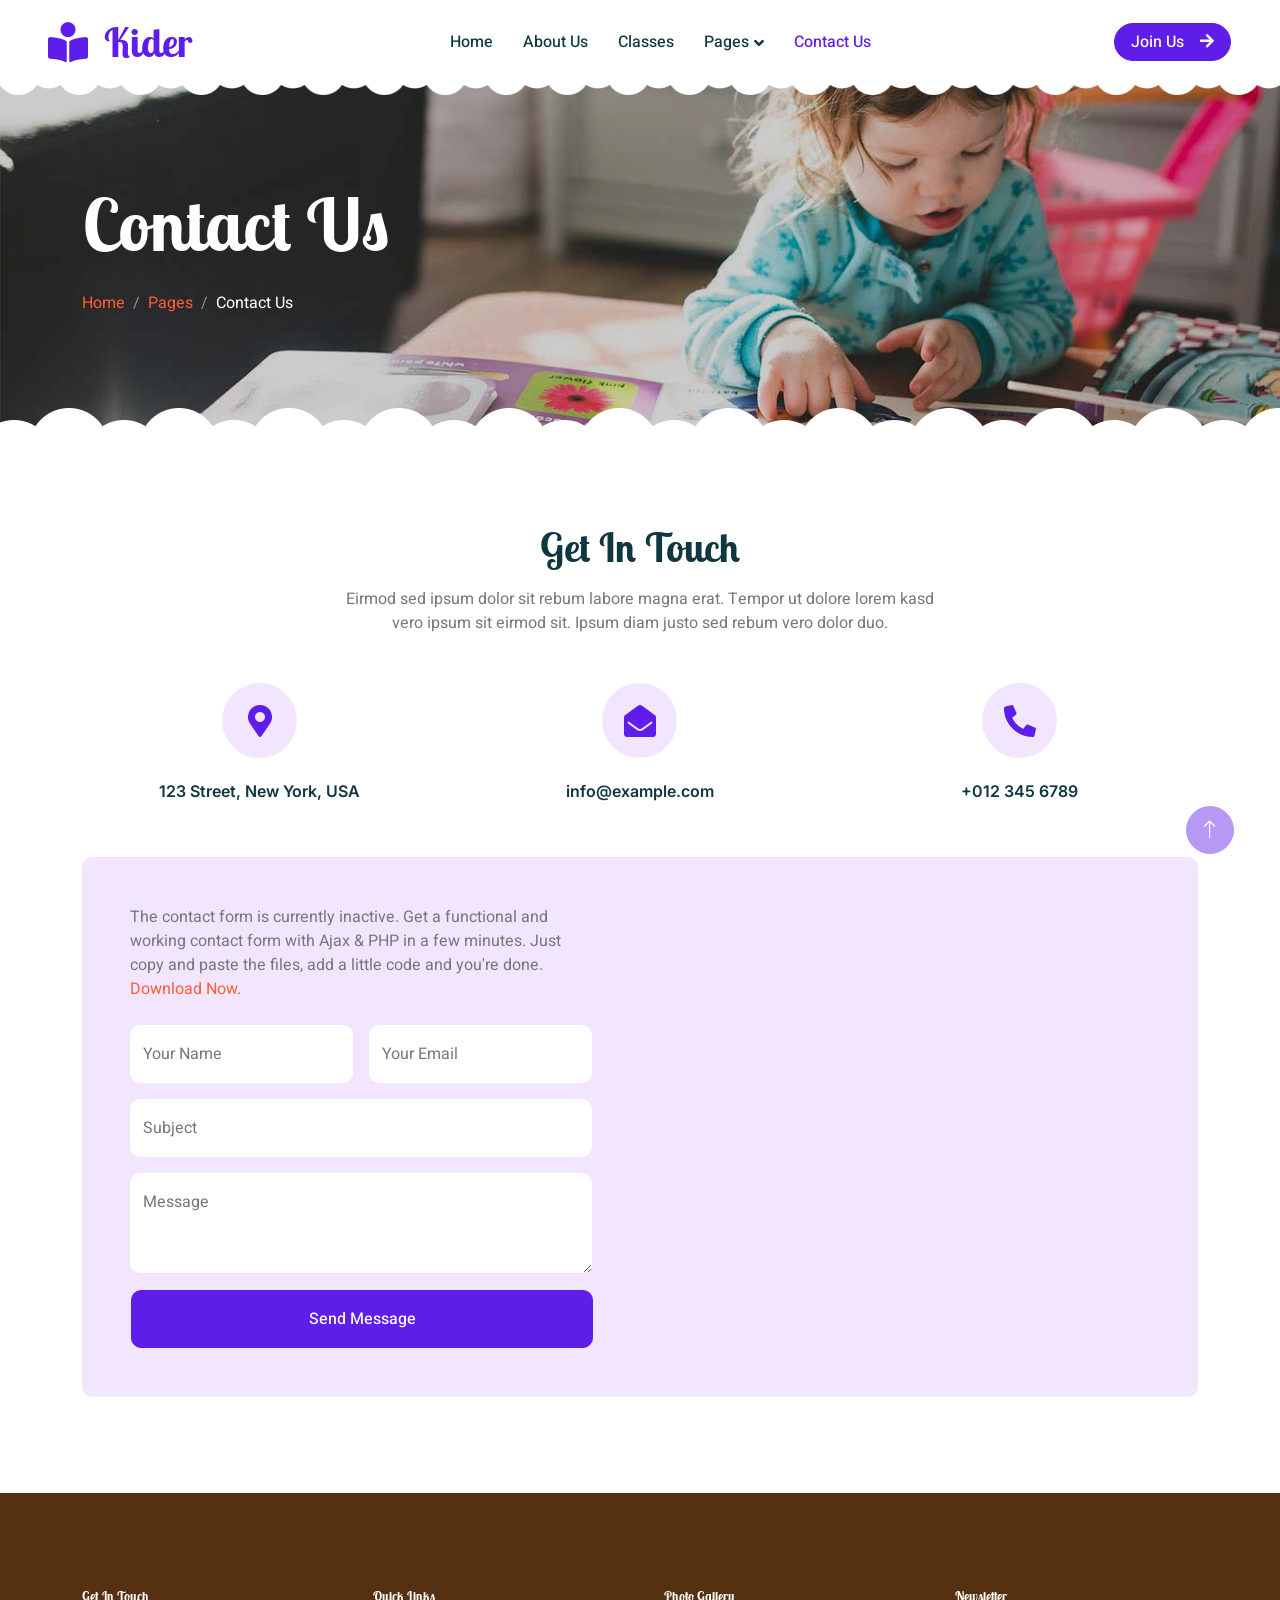
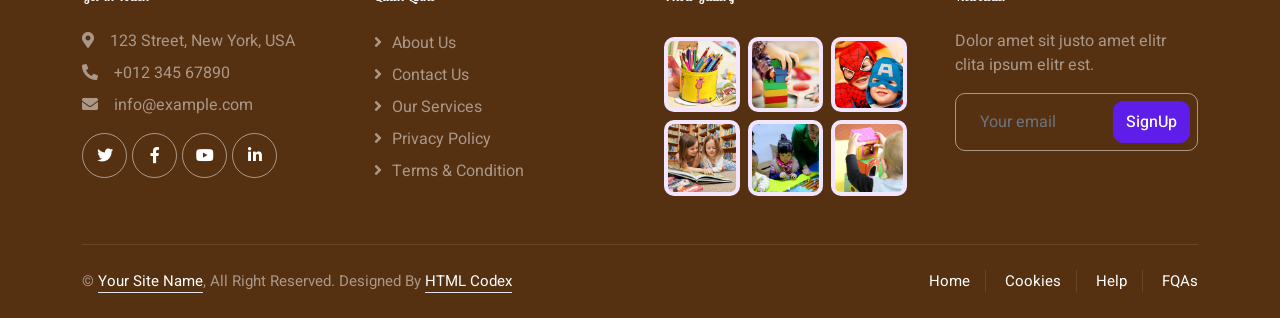
<file: back/public/new_template/contact.html>
<!DOCTYPE html>
<html lang="en">

<head>
    <meta charset="utf-8">
    <title>Kider - Preschool Website Template</title>
    <meta content="width=device-width, initial-scale=1.0" name="viewport">
    <meta content="" name="keywords">
    <meta content="" name="description">

    <!-- Favicon -->
    <link href="img/favicon.ico" rel="icon">

    <!-- Google Web Fonts -->
    <link rel="preconnect" href="https://fonts.googleapis.com">
    <link rel="preconnect" href="https://fonts.gstatic.com" crossorigin>
    <link href="https://fonts.googleapis.com/css2?family=Heebo:wght@400;500;600&family=Inter:wght@600&family=Lobster+Two:wght@700&display=swap" rel="stylesheet">
    
    <!-- Icon Font Stylesheet -->
    <link href="https://cdnjs.cloudflare.com/ajax/libs/font-awesome/5.10.0/css/all.min.css" rel="stylesheet">
    <link href="https://cdn.jsdelivr.net/npm/bootstrap-icons@1.4.1/font/bootstrap-icons.css" rel="stylesheet">

    <!-- Libraries Stylesheet -->
    <link href="lib/animate/animate.min.css" rel="stylesheet">
    <link href="lib/owlcarousel/assets/owl.carousel.min.css" rel="stylesheet">

    <!-- Customized Bootstrap Stylesheet -->
    <link href="css/bootstrap.min.css" rel="stylesheet">

    <!-- Template Stylesheet -->
    <link href="css/style.css" rel="stylesheet">
</head>

<body>
    <div class="container-xxl bg-white p-0">
        <!-- Spinner Start -->
        <div id="spinner" class="show bg-white position-fixed translate-middle w-100 vh-100 top-50 start-50 d-flex align-items-center justify-content-center">
            <div class="spinner-border text-primary" style="width: 3rem; height: 3rem;" role="status">
                <span class="sr-only">Loading...</span>
            </div>
        </div>
        <!-- Spinner End -->


        <!-- Navbar Start -->
        <nav class="navbar navbar-expand-lg bg-white navbar-light sticky-top px-4 px-lg-5 py-lg-0">
            <a href="index.html" class="navbar-brand">
                <h1 class="m-0 text-primary"><i class="fa fa-book-reader me-3"></i>Kider</h1>
            </a>
            <button type="button" class="navbar-toggler" data-bs-toggle="collapse" data-bs-target="#navbarCollapse">
                <span class="navbar-toggler-icon"></span>
            </button>
            <div class="collapse navbar-collapse" id="navbarCollapse">
                <div class="navbar-nav mx-auto">
                    <a href="index.html" class="nav-item nav-link">Home</a>
                    <a href="about.html" class="nav-item nav-link">About Us</a>
                    <a href="classes.html" class="nav-item nav-link">Classes</a>
                    <div class="nav-item dropdown">
                        <a href="#" class="nav-link dropdown-toggle" data-bs-toggle="dropdown">Pages</a>
                        <div class="dropdown-menu rounded-0 rounded-bottom border-0 m-0">
                            <a href="facility.html" class="dropdown-item">School Facilities</a>
                            <a href="team.html" class="dropdown-item">Popular Teachers</a>
                            <a href="call-to-action.html" class="dropdown-item">Become A Teachers</a>
                            <a href="appointment.html" class="dropdown-item">Make Appointment</a>
                            <a href="testimonial.html" class="dropdown-item">Testimonial</a>
                            <a href="404.html" class="dropdown-item">404 Error</a>
                        </div>
                    </div>
                    <a href="contact.html" class="nav-item nav-link active">Contact Us</a>
                </div>
                <a href="" class="btn btn-primary rounded-pill px-3 d-none d-lg-block">Join Us<i class="fa fa-arrow-right ms-3"></i></a>
            </div>
        </nav>
        <!-- Navbar End -->


        <!-- Page Header End -->
        <div class="container-xxl py-5 page-header position-relative mb-5">
            <div class="container py-5">
                <h1 class="display-2 text-white animated slideInDown mb-4">Contact Us</h1>
                <nav aria-label="breadcrumb animated slideInDown">
                    <ol class="breadcrumb">
                        <li class="breadcrumb-item"><a href="#">Home</a></li>
                        <li class="breadcrumb-item"><a href="#">Pages</a></li>
                        <li class="breadcrumb-item text-white active" aria-current="page">Contact Us</li>
                    </ol>
                </nav>
            </div>
        </div>
        <!-- Page Header End -->


        <!-- Contact Start -->
        <div class="container-xxl py-5">
            <div class="container">
                <div class="text-center mx-auto mb-5 wow fadeInUp" data-wow-delay="0.1s" style="max-width: 600px;">
                    <h1 class="mb-3">Get In Touch</h1>
                    <p>Eirmod sed ipsum dolor sit rebum labore magna erat. Tempor ut dolore lorem kasd vero ipsum sit
                        eirmod sit. Ipsum diam justo sed rebum vero dolor duo.</p>
                </div>
                <div class="row g-4 mb-5">
                    <div class="col-md-6 col-lg-4 text-center wow fadeInUp" data-wow-delay="0.1s">
                        <div class="bg-light rounded-circle d-inline-flex align-items-center justify-content-center mb-4" style="width: 75px; height: 75px;">
                            <i class="fa fa-map-marker-alt fa-2x text-primary"></i>
                        </div>
                        <h6>123 Street, New York, USA</h6>
                    </div>
                    <div class="col-md-6 col-lg-4 text-center wow fadeInUp" data-wow-delay="0.3s">
                        <div class="bg-light rounded-circle d-inline-flex align-items-center justify-content-center mb-4" style="width: 75px; height: 75px;">
                            <i class="fa fa-envelope-open fa-2x text-primary"></i>
                        </div>
                        <h6>info@example.com</h6>
                    </div>
                    <div class="col-md-6 col-lg-4 text-center wow fadeInUp" data-wow-delay="0.5s">
                        <div class="bg-light rounded-circle d-inline-flex align-items-center justify-content-center mb-4" style="width: 75px; height: 75px;">
                            <i class="fa fa-phone-alt fa-2x text-primary"></i>
                        </div>
                        <h6>+012 345 6789</h6>
                    </div>
                </div>
                <div class="bg-light rounded">
                    <div class="row g-0">
                        <div class="col-lg-6 wow fadeIn" data-wow-delay="0.1s">
                            <div class="h-100 d-flex flex-column justify-content-center p-5">
                                <p class="mb-4">The contact form is currently inactive. Get a functional and working contact form with Ajax & PHP in a few minutes. Just copy and paste the files, add a little code and you're done. <a href="https://htmlcodex.com/contact-form">Download Now</a>.</p>
                                <form>
                                    <div class="row g-3">
                                        <div class="col-sm-6">
                                            <div class="form-floating">
                                                <input type="text" class="form-control border-0" id="name" placeholder="Your Name">
                                                <label for="name">Your Name</label>
                                            </div>
                                        </div>
                                        <div class="col-sm-6">
                                            <div class="form-floating">
                                                <input type="email" class="form-control border-0" id="email" placeholder="Your Email">
                                                <label for="email">Your Email</label>
                                            </div>
                                        </div>
                                        <div class="col-12">
                                            <div class="form-floating">
                                                <input type="text" class="form-control border-0" id="subject" placeholder="Subject">
                                                <label for="subject">Subject</label>
                                            </div>
                                        </div>
                                        <div class="col-12">
                                            <div class="form-floating">
                                                <textarea class="form-control border-0" placeholder="Leave a message here" id="message" style="height: 100px"></textarea>
                                                <label for="message">Message</label>
                                            </div>
                                        </div>
                                        <div class="col-12">
                                            <button class="btn btn-primary w-100 py-3" type="submit">Send Message</button>
                                        </div>
                                    </div>
                                </form>
                            </div>
                        </div>
                        <div class="col-lg-6 wow fadeIn" data-wow-delay="0.5s" style="min-height: 400px;">
                            <div class="position-relative h-100">
                                <iframe class="position-relative rounded w-100 h-100"
                                src="https://www.google.com/maps/embed?pb=!1m18!1m12!1m3!1d3001156.4288297426!2d-78.01371936852176!3d42.72876761954724!2m3!1f0!2f0!3f0!3m2!1i1024!2i768!4f13.1!3m3!1m2!1s0x4ccc4bf0f123a5a9%3A0xddcfc6c1de189567!2sNew%20York%2C%20USA!5e0!3m2!1sen!2sbd!4v1603794290143!5m2!1sen!2sbd"
                                frameborder="0" style="min-height: 400px; border:0;" allowfullscreen="" aria-hidden="false"
                                tabindex="0"></iframe>
                            </div>
                        </div>
                    </div>
                </div>
            </div>
        </div>
        <!-- Contact End -->


        <!-- Footer Start -->
        <div class="container-fluid bg-dark text-white-50 footer pt-5 mt-5 wow fadeIn" data-wow-delay="0.1s">
            <div class="container py-5">
                <div class="row g-5">
                    <div class="col-lg-3 col-md-6">
                        <h3 class="text-white mb-4">Get In Touch</h3>
                        <p class="mb-2"><i class="fa fa-map-marker-alt me-3"></i>123 Street, New York, USA</p>
                        <p class="mb-2"><i class="fa fa-phone-alt me-3"></i>+012 345 67890</p>
                        <p class="mb-2"><i class="fa fa-envelope me-3"></i>info@example.com</p>
                        <div class="d-flex pt-2">
                            <a class="btn btn-outline-light btn-social" href=""><i class="fab fa-twitter"></i></a>
                            <a class="btn btn-outline-light btn-social" href=""><i class="fab fa-facebook-f"></i></a>
                            <a class="btn btn-outline-light btn-social" href=""><i class="fab fa-youtube"></i></a>
                            <a class="btn btn-outline-light btn-social" href=""><i class="fab fa-linkedin-in"></i></a>
                        </div>
                    </div>
                    <div class="col-lg-3 col-md-6">
                        <h3 class="text-white mb-4">Quick Links</h3>
                        <a class="btn btn-link text-white-50" href="">About Us</a>
                        <a class="btn btn-link text-white-50" href="">Contact Us</a>
                        <a class="btn btn-link text-white-50" href="">Our Services</a>
                        <a class="btn btn-link text-white-50" href="">Privacy Policy</a>
                        <a class="btn btn-link text-white-50" href="">Terms & Condition</a>
                    </div>
                    <div class="col-lg-3 col-md-6">
                        <h3 class="text-white mb-4">Photo Gallery</h3>
                        <div class="row g-2 pt-2">
                            <div class="col-4">
                                <img class="img-fluid rounded bg-light p-1" src="img/classes-1.jpg" alt="">
                            </div>
                            <div class="col-4">
                                <img class="img-fluid rounded bg-light p-1" src="img/classes-2.jpg" alt="">
                            </div>
                            <div class="col-4">
                                <img class="img-fluid rounded bg-light p-1" src="img/classes-3.jpg" alt="">
                            </div>
                            <div class="col-4">
                                <img class="img-fluid rounded bg-light p-1" src="img/classes-4.jpg" alt="">
                            </div>
                            <div class="col-4">
                                <img class="img-fluid rounded bg-light p-1" src="img/classes-5.jpg" alt="">
                            </div>
                            <div class="col-4">
                                <img class="img-fluid rounded bg-light p-1" src="img/classes-6.jpg" alt="">
                            </div>
                        </div>
                    </div>
                    <div class="col-lg-3 col-md-6">
                        <h3 class="text-white mb-4">Newsletter</h3>
                        <p>Dolor amet sit justo amet elitr clita ipsum elitr est.</p>
                        <div class="position-relative mx-auto" style="max-width: 400px;">
                            <input class="form-control bg-transparent w-100 py-3 ps-4 pe-5" type="text" placeholder="Your email">
                            <button type="button" class="btn btn-primary py-2 position-absolute top-0 end-0 mt-2 me-2">SignUp</button>
                        </div>
                    </div>
                </div>
            </div>
            <div class="container">
                <div class="copyright">
                    <div class="row">
                        <div class="col-md-6 text-center text-md-start mb-3 mb-md-0">
                            &copy; <a class="border-bottom" href="#">Your Site Name</a>, All Right Reserved. 
							
							<!--/*** This template is free as long as you keep the footer author’s credit link/attribution link/backlink. If you'd like to use the template without the footer author’s credit link/attribution link/backlink, you can purchase the Credit Removal License from "https://htmlcodex.com/credit-removal". Thank you for your support. ***/-->
							Designed By <a class="border-bottom" href="https://htmlcodex.com">HTML Codex</a>
                        </div>
                        <div class="col-md-6 text-center text-md-end">
                            <div class="footer-menu">
                                <a href="">Home</a>
                                <a href="">Cookies</a>
                                <a href="">Help</a>
                                <a href="">FQAs</a>
                            </div>
                        </div>
                    </div>
                </div>
            </div>
        </div>
        <!-- Footer End -->


        <!-- Back to Top -->
        <a href="#" class="btn btn-lg btn-primary btn-lg-square back-to-top"><i class="bi bi-arrow-up"></i></a>
    </div>

    <!-- JavaScript Libraries -->
    <script src="https://code.jquery.com/jquery-3.4.1.min.js"></script>
    <script src="https://cdn.jsdelivr.net/npm/bootstrap@5.0.0/dist/js/bootstrap.bundle.min.js"></script>
    <script src="lib/wow/wow.min.js"></script>
    <script src="lib/easing/easing.min.js"></script>
    <script src="lib/waypoints/waypoints.min.js"></script>
    <script src="lib/owlcarousel/owl.carousel.min.js"></script>

    <!-- Template Javascript -->
    <script src="js/main.js"></script>
</body>

</html>
</file>
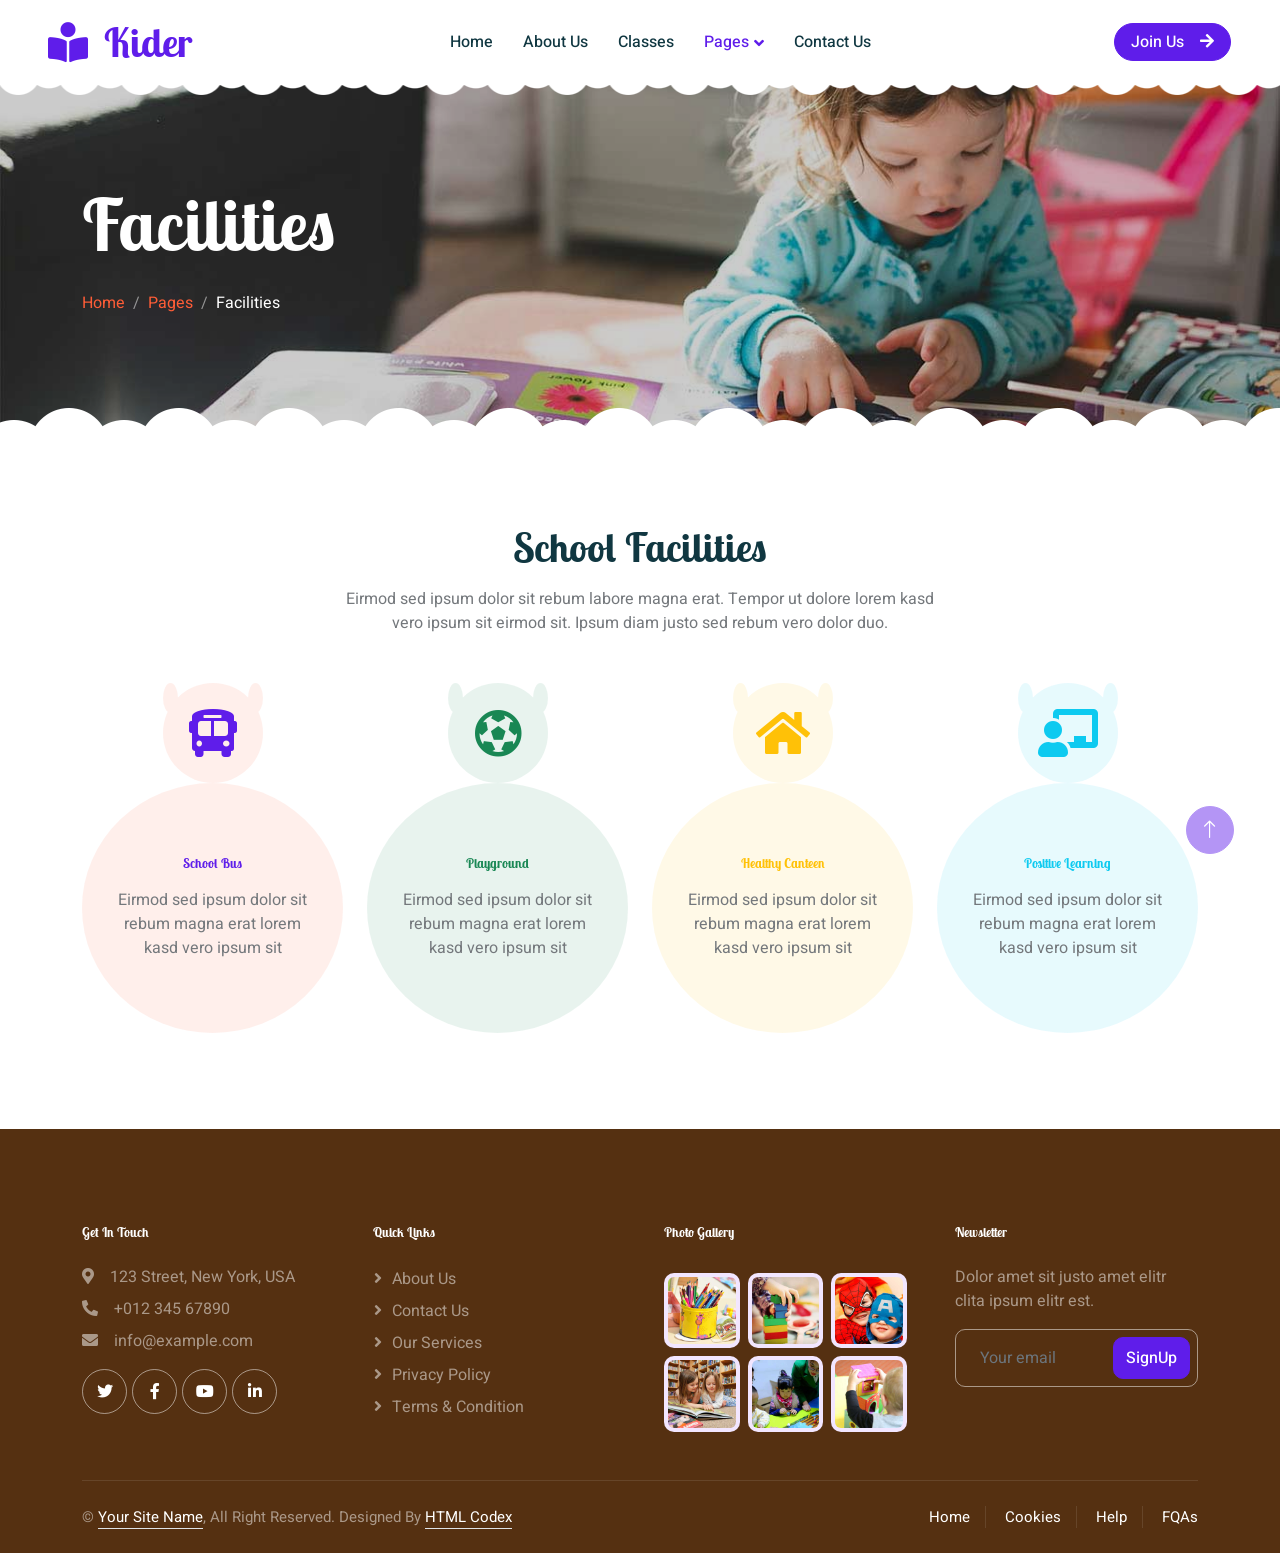
<file: back/public/new_template/facility.html>
<!DOCTYPE html>
<html lang="en">

<head>
    <meta charset="utf-8">
    <title>Kider - Preschool Website Template</title>
    <meta content="width=device-width, initial-scale=1.0" name="viewport">
    <meta content="" name="keywords">
    <meta content="" name="description">

    <!-- Favicon -->
    <link href="img/favicon.ico" rel="icon">

    <!-- Google Web Fonts -->
    <link rel="preconnect" href="https://fonts.googleapis.com">
    <link rel="preconnect" href="https://fonts.gstatic.com" crossorigin>
    <link href="https://fonts.googleapis.com/css2?family=Heebo:wght@400;500;600&family=Inter:wght@600&family=Lobster+Two:wght@700&display=swap" rel="stylesheet">
    
    <!-- Icon Font Stylesheet -->
    <link href="https://cdnjs.cloudflare.com/ajax/libs/font-awesome/5.10.0/css/all.min.css" rel="stylesheet">
    <link href="https://cdn.jsdelivr.net/npm/bootstrap-icons@1.4.1/font/bootstrap-icons.css" rel="stylesheet">

    <!-- Libraries Stylesheet -->
    <link href="lib/animate/animate.min.css" rel="stylesheet">
    <link href="lib/owlcarousel/assets/owl.carousel.min.css" rel="stylesheet">

    <!-- Customized Bootstrap Stylesheet -->
    <link href="css/bootstrap.min.css" rel="stylesheet">

    <!-- Template Stylesheet -->
    <link href="css/style.css" rel="stylesheet">
</head>

<body>
    <div class="container-xxl bg-white p-0">
        <!-- Spinner Start -->
        <div id="spinner" class="show bg-white position-fixed translate-middle w-100 vh-100 top-50 start-50 d-flex align-items-center justify-content-center">
            <div class="spinner-border text-primary" style="width: 3rem; height: 3rem;" role="status">
                <span class="sr-only">Loading...</span>
            </div>
        </div>
        <!-- Spinner End -->


        <!-- Navbar Start -->
        <nav class="navbar navbar-expand-lg bg-white navbar-light sticky-top px-4 px-lg-5 py-lg-0">
            <a href="index.html" class="navbar-brand">
                <h1 class="m-0 text-primary"><i class="fa fa-book-reader me-3"></i>Kider</h1>
            </a>
            <button type="button" class="navbar-toggler" data-bs-toggle="collapse" data-bs-target="#navbarCollapse">
                <span class="navbar-toggler-icon"></span>
            </button>
            <div class="collapse navbar-collapse" id="navbarCollapse">
                <div class="navbar-nav mx-auto">
                    <a href="index.html" class="nav-item nav-link">Home</a>
                    <a href="about.html" class="nav-item nav-link">About Us</a>
                    <a href="classes.html" class="nav-item nav-link">Classes</a>
                    <div class="nav-item dropdown">
                        <a href="#" class="nav-link dropdown-toggle active" data-bs-toggle="dropdown">Pages</a>
                        <div class="dropdown-menu rounded-0 rounded-bottom border-0 shadow-sm m-0">
                            <a href="facility.html" class="dropdown-item active">School Facilities</a>
                            <a href="team.html" class="dropdown-item">Popular Teachers</a>
                            <a href="call-to-action.html" class="dropdown-item">Become A Teachers</a>
                            <a href="appointment.html" class="dropdown-item">Make Appointment</a>
                            <a href="testimonial.html" class="dropdown-item">Testimonial</a>
                            <a href="404.html" class="dropdown-item">404 Error</a>
                        </div>
                    </div>
                    <a href="contact.html" class="nav-item nav-link">Contact Us</a>
                </div>
                <a href="" class="btn btn-primary rounded-pill px-3 d-none d-lg-block">Join Us<i class="fa fa-arrow-right ms-3"></i></a>
            </div>
        </nav>
        <!-- Navbar End -->


        <!-- Page Header End -->
        <div class="container-xxl py-5 page-header position-relative mb-5">
            <div class="container py-5">
                <h1 class="display-2 text-white animated slideInDown mb-4">Facilities</h1>
                <nav aria-label="breadcrumb animated slideInDown">
                    <ol class="breadcrumb">
                        <li class="breadcrumb-item"><a href="#">Home</a></li>
                        <li class="breadcrumb-item"><a href="#">Pages</a></li>
                        <li class="breadcrumb-item text-white active" aria-current="page">Facilities</li>
                    </ol>
                </nav>
            </div>
        </div>
        <!-- Page Header End -->


        <!-- Facilities Start -->
        <div class="container-xxl py-5">
            <div class="container">
                <div class="text-center mx-auto mb-5 wow fadeInUp" data-wow-delay="0.1s" style="max-width: 600px;">
                    <h1 class="mb-3">School Facilities</h1>
                    <p>Eirmod sed ipsum dolor sit rebum labore magna erat. Tempor ut dolore lorem kasd vero ipsum sit eirmod sit. Ipsum diam justo sed rebum vero dolor duo.</p>
                </div>
                <div class="row g-4">
                    <div class="col-lg-3 col-sm-6 wow fadeInUp" data-wow-delay="0.1s">
                        <div class="facility-item">
                            <div class="facility-icon bg-primary">
                                <span class="bg-primary"></span>
                                <i class="fa fa-bus-alt fa-3x text-primary"></i>
                                <span class="bg-primary"></span>
                            </div>
                            <div class="facility-text bg-primary">
                                <h3 class="text-primary mb-3">School Bus</h3>
                                <p class="mb-0">Eirmod sed ipsum dolor sit rebum magna erat lorem kasd vero ipsum sit</p>
                            </div>
                        </div>
                    </div>
                    <div class="col-lg-3 col-sm-6 wow fadeInUp" data-wow-delay="0.3s">
                        <div class="facility-item">
                            <div class="facility-icon bg-success">
                                <span class="bg-success"></span>
                                <i class="fa fa-futbol fa-3x text-success"></i>
                                <span class="bg-success"></span>
                            </div>
                            <div class="facility-text bg-success">
                                <h3 class="text-success mb-3">Playground</h3>
                                <p class="mb-0">Eirmod sed ipsum dolor sit rebum magna erat lorem kasd vero ipsum sit</p>
                            </div>
                        </div>
                    </div>
                    <div class="col-lg-3 col-sm-6 wow fadeInUp" data-wow-delay="0.5s">
                        <div class="facility-item">
                            <div class="facility-icon bg-warning">
                                <span class="bg-warning"></span>
                                <i class="fa fa-home fa-3x text-warning"></i>
                                <span class="bg-warning"></span>
                            </div>
                            <div class="facility-text bg-warning">
                                <h3 class="text-warning mb-3">Healthy Canteen</h3>
                                <p class="mb-0">Eirmod sed ipsum dolor sit rebum magna erat lorem kasd vero ipsum sit</p>
                            </div>
                        </div>
                    </div>
                    <div class="col-lg-3 col-sm-6 wow fadeInUp" data-wow-delay="0.7s">
                        <div class="facility-item">
                            <div class="facility-icon bg-info">
                                <span class="bg-info"></span>
                                <i class="fa fa-chalkboard-teacher fa-3x text-info"></i>
                                <span class="bg-info"></span>
                            </div>
                            <div class="facility-text bg-info">
                                <h3 class="text-info mb-3">Positive Learning</h3>
                                <p class="mb-0">Eirmod sed ipsum dolor sit rebum magna erat lorem kasd vero ipsum sit</p>
                            </div>
                        </div>
                    </div>
                </div>
            </div>
        </div>
        <!-- Facilities End -->


        <!-- Footer Start -->
        <div class="container-fluid bg-dark text-white-50 footer pt-5 mt-5 wow fadeIn" data-wow-delay="0.1s">
            <div class="container py-5">
                <div class="row g-5">
                    <div class="col-lg-3 col-md-6">
                        <h3 class="text-white mb-4">Get In Touch</h3>
                        <p class="mb-2"><i class="fa fa-map-marker-alt me-3"></i>123 Street, New York, USA</p>
                        <p class="mb-2"><i class="fa fa-phone-alt me-3"></i>+012 345 67890</p>
                        <p class="mb-2"><i class="fa fa-envelope me-3"></i>info@example.com</p>
                        <div class="d-flex pt-2">
                            <a class="btn btn-outline-light btn-social" href=""><i class="fab fa-twitter"></i></a>
                            <a class="btn btn-outline-light btn-social" href=""><i class="fab fa-facebook-f"></i></a>
                            <a class="btn btn-outline-light btn-social" href=""><i class="fab fa-youtube"></i></a>
                            <a class="btn btn-outline-light btn-social" href=""><i class="fab fa-linkedin-in"></i></a>
                        </div>
                    </div>
                    <div class="col-lg-3 col-md-6">
                        <h3 class="text-white mb-4">Quick Links</h3>
                        <a class="btn btn-link text-white-50" href="">About Us</a>
                        <a class="btn btn-link text-white-50" href="">Contact Us</a>
                        <a class="btn btn-link text-white-50" href="">Our Services</a>
                        <a class="btn btn-link text-white-50" href="">Privacy Policy</a>
                        <a class="btn btn-link text-white-50" href="">Terms & Condition</a>
                    </div>
                    <div class="col-lg-3 col-md-6">
                        <h3 class="text-white mb-4">Photo Gallery</h3>
                        <div class="row g-2 pt-2">
                            <div class="col-4">
                                <img class="img-fluid rounded bg-light p-1" src="img/classes-1.jpg" alt="">
                            </div>
                            <div class="col-4">
                                <img class="img-fluid rounded bg-light p-1" src="img/classes-2.jpg" alt="">
                            </div>
                            <div class="col-4">
                                <img class="img-fluid rounded bg-light p-1" src="img/classes-3.jpg" alt="">
                            </div>
                            <div class="col-4">
                                <img class="img-fluid rounded bg-light p-1" src="img/classes-4.jpg" alt="">
                            </div>
                            <div class="col-4">
                                <img class="img-fluid rounded bg-light p-1" src="img/classes-5.jpg" alt="">
                            </div>
                            <div class="col-4">
                                <img class="img-fluid rounded bg-light p-1" src="img/classes-6.jpg" alt="">
                            </div>
                        </div>
                    </div>
                    <div class="col-lg-3 col-md-6">
                        <h3 class="text-white mb-4">Newsletter</h3>
                        <p>Dolor amet sit justo amet elitr clita ipsum elitr est.</p>
                        <div class="position-relative mx-auto" style="max-width: 400px;">
                            <input class="form-control bg-transparent w-100 py-3 ps-4 pe-5" type="text" placeholder="Your email">
                            <button type="button" class="btn btn-primary py-2 position-absolute top-0 end-0 mt-2 me-2">SignUp</button>
                        </div>
                    </div>
                </div>
            </div>
            <div class="container">
                <div class="copyright">
                    <div class="row">
                        <div class="col-md-6 text-center text-md-start mb-3 mb-md-0">
                            &copy; <a class="border-bottom" href="#">Your Site Name</a>, All Right Reserved. 
							
							<!--/*** This template is free as long as you keep the footer author’s credit link/attribution link/backlink. If you'd like to use the template without the footer author’s credit link/attribution link/backlink, you can purchase the Credit Removal License from "https://htmlcodex.com/credit-removal". Thank you for your support. ***/-->
							Designed By <a class="border-bottom" href="https://htmlcodex.com">HTML Codex</a>
                        </div>
                        <div class="col-md-6 text-center text-md-end">
                            <div class="footer-menu">
                                <a href="">Home</a>
                                <a href="">Cookies</a>
                                <a href="">Help</a>
                                <a href="">FQAs</a>
                            </div>
                        </div>
                    </div>
                </div>
            </div>
        </div>
        <!-- Footer End -->


        <!-- Back to Top -->
        <a href="#" class="btn btn-lg btn-primary btn-lg-square back-to-top"><i class="bi bi-arrow-up"></i></a>
    </div>

    <!-- JavaScript Libraries -->
    <script src="https://code.jquery.com/jquery-3.4.1.min.js"></script>
    <script src="https://cdn.jsdelivr.net/npm/bootstrap@5.0.0/dist/js/bootstrap.bundle.min.js"></script>
    <script src="lib/wow/wow.min.js"></script>
    <script src="lib/easing/easing.min.js"></script>
    <script src="lib/waypoints/waypoints.min.js"></script>
    <script src="lib/owlcarousel/owl.carousel.min.js"></script>

    <!-- Template Javascript -->
    <script src="js/main.js"></script>
</body>

</html>
</file>
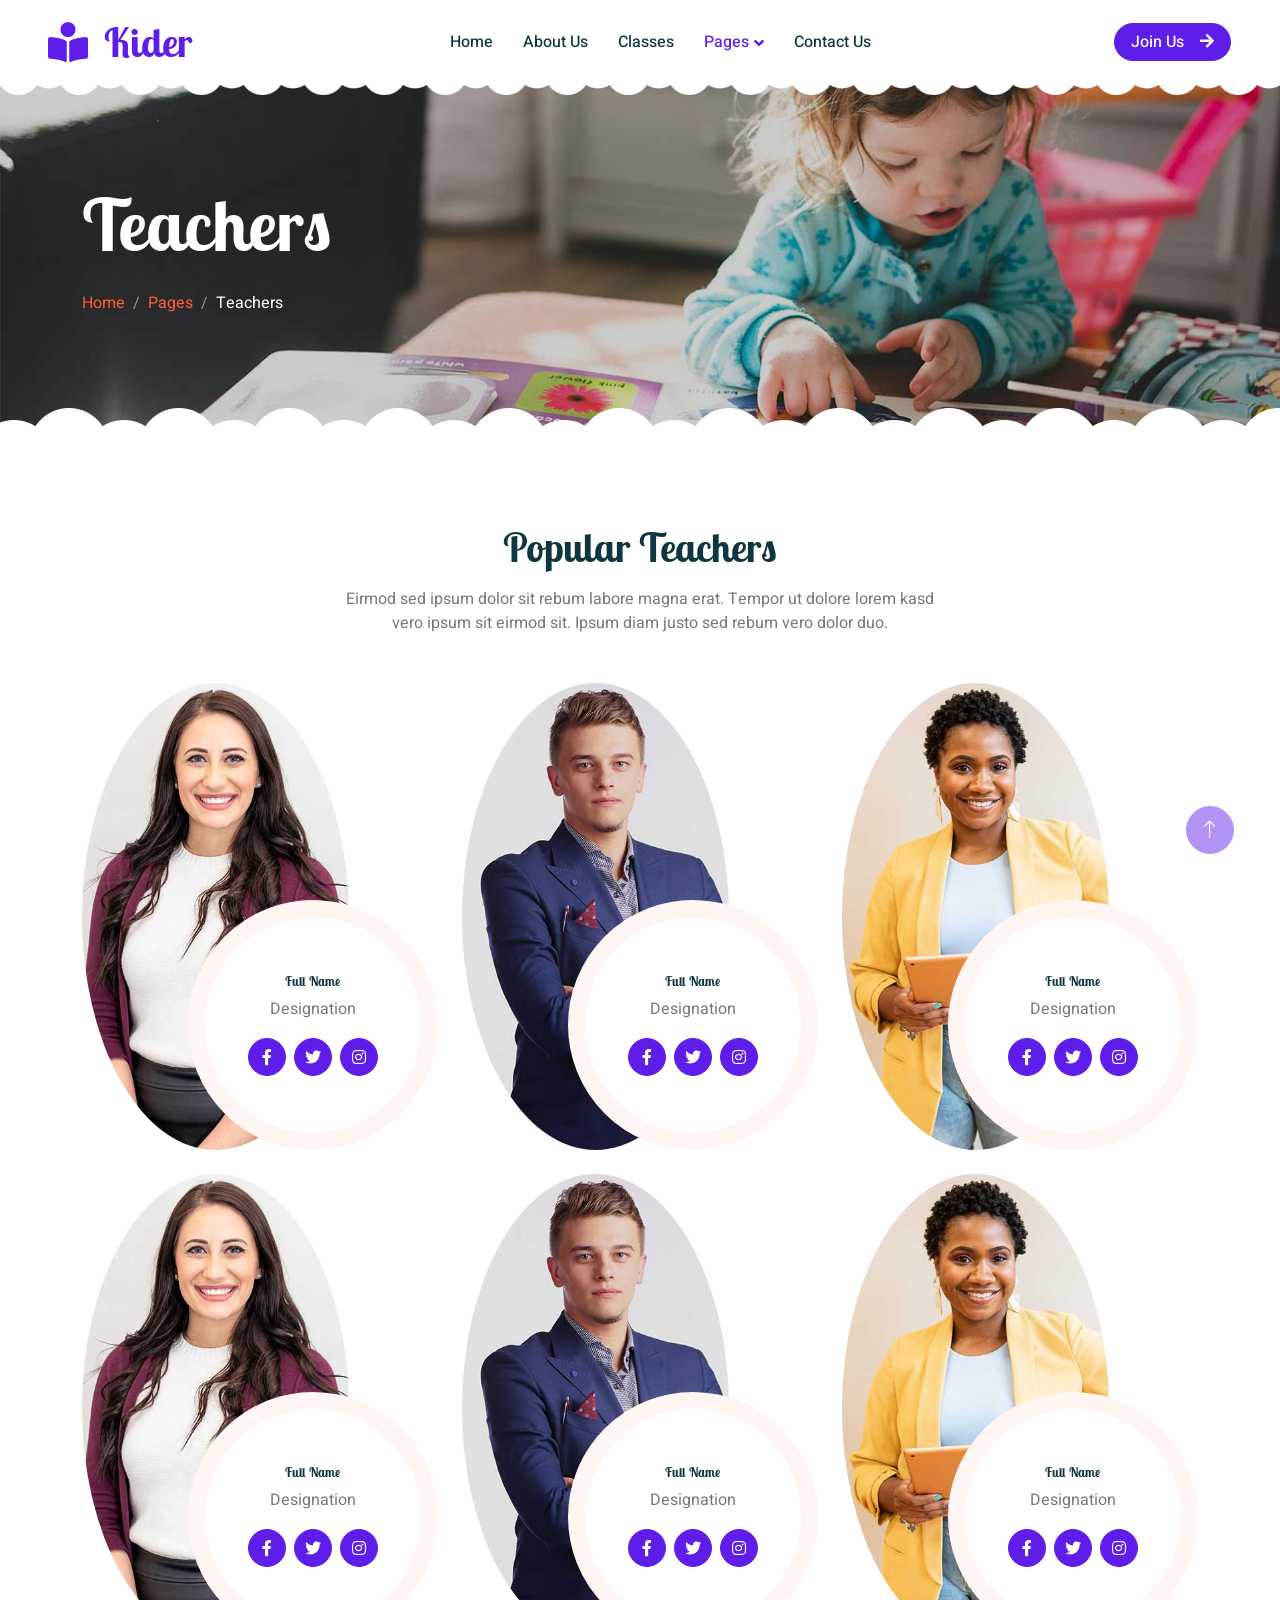
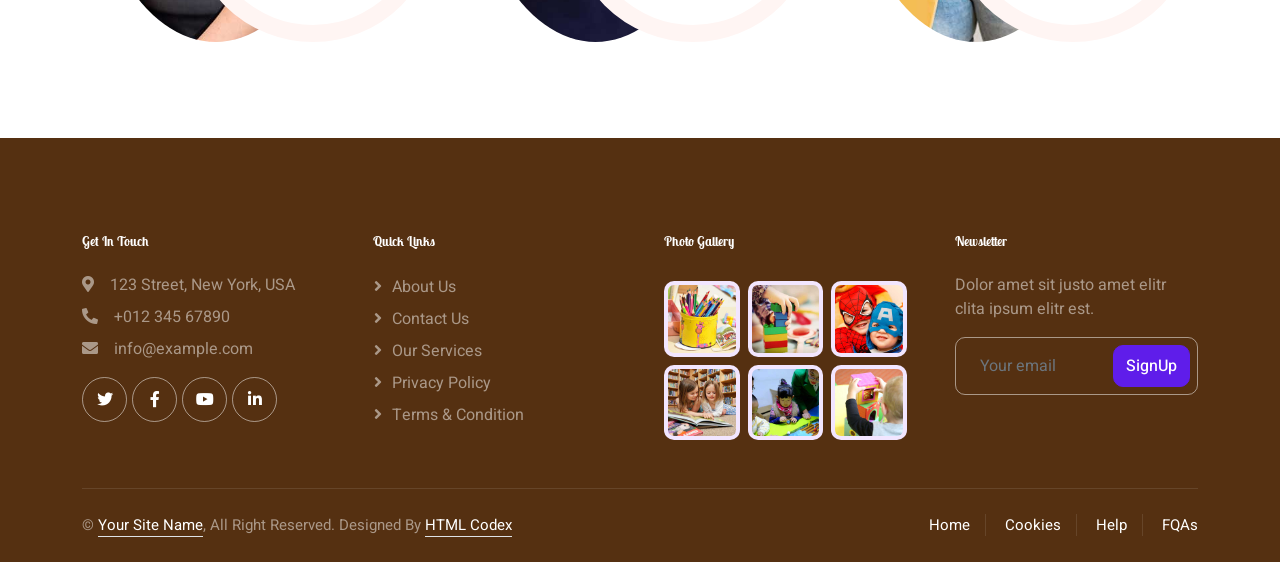
<file: back/public/new_template/team.html>
<!DOCTYPE html>
<html lang="en">

<head>
    <meta charset="utf-8">
    <title>Kider - Preschool Website Template</title>
    <meta content="width=device-width, initial-scale=1.0" name="viewport">
    <meta content="" name="keywords">
    <meta content="" name="description">

    <!-- Favicon -->
    <link href="img/favicon.ico" rel="icon">

    <!-- Google Web Fonts -->
    <link rel="preconnect" href="https://fonts.googleapis.com">
    <link rel="preconnect" href="https://fonts.gstatic.com" crossorigin>
    <link href="https://fonts.googleapis.com/css2?family=Heebo:wght@400;500;600&family=Inter:wght@600&family=Lobster+Two:wght@700&display=swap" rel="stylesheet">
    
    <!-- Icon Font Stylesheet -->
    <link href="https://cdnjs.cloudflare.com/ajax/libs/font-awesome/5.10.0/css/all.min.css" rel="stylesheet">
    <link href="https://cdn.jsdelivr.net/npm/bootstrap-icons@1.4.1/font/bootstrap-icons.css" rel="stylesheet">

    <!-- Libraries Stylesheet -->
    <link href="lib/animate/animate.min.css" rel="stylesheet">
    <link href="lib/owlcarousel/assets/owl.carousel.min.css" rel="stylesheet">

    <!-- Customized Bootstrap Stylesheet -->
    <link href="css/bootstrap.min.css" rel="stylesheet">

    <!-- Template Stylesheet -->
    <link href="css/style.css" rel="stylesheet">
</head>

<body>
    <div class="container-xxl bg-white p-0">
        <!-- Spinner Start -->
        <div id="spinner" class="show bg-white position-fixed translate-middle w-100 vh-100 top-50 start-50 d-flex align-items-center justify-content-center">
            <div class="spinner-border text-primary" style="width: 3rem; height: 3rem;" role="status">
                <span class="sr-only">Loading...</span>
            </div>
        </div>
        <!-- Spinner End -->


        <!-- Navbar Start -->
        <nav class="navbar navbar-expand-lg bg-white navbar-light sticky-top px-4 px-lg-5 py-lg-0">
            <a href="index.html" class="navbar-brand">
                <h1 class="m-0 text-primary"><i class="fa fa-book-reader me-3"></i>Kider</h1>
            </a>
            <button type="button" class="navbar-toggler" data-bs-toggle="collapse" data-bs-target="#navbarCollapse">
                <span class="navbar-toggler-icon"></span>
            </button>
            <div class="collapse navbar-collapse" id="navbarCollapse">
                <div class="navbar-nav mx-auto">
                    <a href="index.html" class="nav-item nav-link">Home</a>
                    <a href="about.html" class="nav-item nav-link">About Us</a>
                    <a href="classes.html" class="nav-item nav-link">Classes</a>
                    <div class="nav-item dropdown">
                        <a href="#" class="nav-link dropdown-toggle active" data-bs-toggle="dropdown">Pages</a>
                        <div class="dropdown-menu rounded-0 rounded-bottom border-0 shadow-sm m-0">
                            <a href="facility.html" class="dropdown-item">School Facilities</a>
                            <a href="team.html" class="dropdown-item active">Popular Teachers</a>
                            <a href="call-to-action.html" class="dropdown-item">Become A Teachers</a>
                            <a href="appointment.html" class="dropdown-item">Make Appointment</a>
                            <a href="testimonial.html" class="dropdown-item">Testimonial</a>
                            <a href="404.html" class="dropdown-item">404 Error</a>
                        </div>
                    </div>
                    <a href="contact.html" class="nav-item nav-link">Contact Us</a>
                </div>
                <a href="" class="btn btn-primary rounded-pill px-3 d-none d-lg-block">Join Us<i class="fa fa-arrow-right ms-3"></i></a>
            </div>
        </nav>
        <!-- Navbar End -->


        <!-- Page Header End -->
        <div class="container-xxl py-5 page-header position-relative mb-5">
            <div class="container py-5">
                <h1 class="display-2 text-white animated slideInDown mb-4">Teachers</h1>
                <nav aria-label="breadcrumb animated slideInDown">
                    <ol class="breadcrumb">
                        <li class="breadcrumb-item"><a href="#">Home</a></li>
                        <li class="breadcrumb-item"><a href="#">Pages</a></li>
                        <li class="breadcrumb-item text-white active" aria-current="page">Teachers</li>
                    </ol>
                </nav>
            </div>
        </div>
        <!-- Page Header End -->


        <!-- Team Start -->
        <div class="container-xxl py-5">
            <div class="container">
                <div class="text-center mx-auto mb-5 wow fadeInUp" data-wow-delay="0.1s" style="max-width: 600px;">
                    <h1 class="mb-3">Popular Teachers</h1>
                    <p>Eirmod sed ipsum dolor sit rebum labore magna erat. Tempor ut dolore lorem kasd vero ipsum sit
                        eirmod sit. Ipsum diam justo sed rebum vero dolor duo.</p>
                </div>
                <div class="row g-4">
                    <div class="col-lg-4 col-md-6 wow fadeInUp" data-wow-delay="0.1s">
                        <div class="team-item position-relative">
                            <img class="img-fluid rounded-circle w-75" src="img/team-1.jpg" alt="">
                            <div class="team-text">
                                <h3>Full Name</h3>
                                <p>Designation</p>
                                <div class="d-flex align-items-center">
                                    <a class="btn btn-square btn-primary mx-1" href=""><i class="fab fa-facebook-f"></i></a>
                                    <a class="btn btn-square btn-primary  mx-1" href=""><i class="fab fa-twitter"></i></a>
                                    <a class="btn btn-square btn-primary  mx-1" href=""><i class="fab fa-instagram"></i></a>
                                </div>
                            </div>
                        </div>
                    </div>
                    <div class="col-lg-4 col-md-6 wow fadeInUp" data-wow-delay="0.3s">
                        <div class="team-item position-relative">
                            <img class="img-fluid rounded-circle w-75" src="img/team-2.jpg" alt="">
                            <div class="team-text">
                                <h3>Full Name</h3>
                                <p>Designation</p>
                                <div class="d-flex align-items-center">
                                    <a class="btn btn-square btn-primary mx-1" href=""><i class="fab fa-facebook-f"></i></a>
                                    <a class="btn btn-square btn-primary  mx-1" href=""><i class="fab fa-twitter"></i></a>
                                    <a class="btn btn-square btn-primary  mx-1" href=""><i class="fab fa-instagram"></i></a>
                                </div>
                            </div>
                        </div>
                    </div>
                    <div class="col-lg-4 col-md-6 wow fadeInUp" data-wow-delay="0.5s">
                        <div class="team-item position-relative">
                            <img class="img-fluid rounded-circle w-75" src="img/team-3.jpg" alt="">
                            <div class="team-text">
                                <h3>Full Name</h3>
                                <p>Designation</p>
                                <div class="d-flex align-items-center">
                                    <a class="btn btn-square btn-primary mx-1" href=""><i class="fab fa-facebook-f"></i></a>
                                    <a class="btn btn-square btn-primary  mx-1" href=""><i class="fab fa-twitter"></i></a>
                                    <a class="btn btn-square btn-primary  mx-1" href=""><i class="fab fa-instagram"></i></a>
                                </div>
                            </div>
                        </div>
                    </div>
                    <div class="col-lg-4 col-md-6 wow fadeInUp" data-wow-delay="0.1s">
                        <div class="team-item position-relative">
                            <img class="img-fluid rounded-circle w-75" src="img/team-1.jpg" alt="">
                            <div class="team-text">
                                <h3>Full Name</h3>
                                <p>Designation</p>
                                <div class="d-flex align-items-center">
                                    <a class="btn btn-square btn-primary mx-1" href=""><i class="fab fa-facebook-f"></i></a>
                                    <a class="btn btn-square btn-primary  mx-1" href=""><i class="fab fa-twitter"></i></a>
                                    <a class="btn btn-square btn-primary  mx-1" href=""><i class="fab fa-instagram"></i></a>
                                </div>
                            </div>
                        </div>
                    </div>
                    <div class="col-lg-4 col-md-6 wow fadeInUp" data-wow-delay="0.3s">
                        <div class="team-item position-relative">
                            <img class="img-fluid rounded-circle w-75" src="img/team-2.jpg" alt="">
                            <div class="team-text">
                                <h3>Full Name</h3>
                                <p>Designation</p>
                                <div class="d-flex align-items-center">
                                    <a class="btn btn-square btn-primary mx-1" href=""><i class="fab fa-facebook-f"></i></a>
                                    <a class="btn btn-square btn-primary  mx-1" href=""><i class="fab fa-twitter"></i></a>
                                    <a class="btn btn-square btn-primary  mx-1" href=""><i class="fab fa-instagram"></i></a>
                                </div>
                            </div>
                        </div>
                    </div>
                    <div class="col-lg-4 col-md-6 wow fadeInUp" data-wow-delay="0.5s">
                        <div class="team-item position-relative">
                            <img class="img-fluid rounded-circle w-75" src="img/team-3.jpg" alt="">
                            <div class="team-text">
                                <h3>Full Name</h3>
                                <p>Designation</p>
                                <div class="d-flex align-items-center">
                                    <a class="btn btn-square btn-primary mx-1" href=""><i class="fab fa-facebook-f"></i></a>
                                    <a class="btn btn-square btn-primary  mx-1" href=""><i class="fab fa-twitter"></i></a>
                                    <a class="btn btn-square btn-primary  mx-1" href=""><i class="fab fa-instagram"></i></a>
                                </div>
                            </div>
                        </div>
                    </div>
                </div>
            </div>
        </div>
        <!-- Team End -->


        <!-- Footer Start -->
        <div class="container-fluid bg-dark text-white-50 footer pt-5 mt-5 wow fadeIn" data-wow-delay="0.1s">
            <div class="container py-5">
                <div class="row g-5">
                    <div class="col-lg-3 col-md-6">
                        <h3 class="text-white mb-4">Get In Touch</h3>
                        <p class="mb-2"><i class="fa fa-map-marker-alt me-3"></i>123 Street, New York, USA</p>
                        <p class="mb-2"><i class="fa fa-phone-alt me-3"></i>+012 345 67890</p>
                        <p class="mb-2"><i class="fa fa-envelope me-3"></i>info@example.com</p>
                        <div class="d-flex pt-2">
                            <a class="btn btn-outline-light btn-social" href=""><i class="fab fa-twitter"></i></a>
                            <a class="btn btn-outline-light btn-social" href=""><i class="fab fa-facebook-f"></i></a>
                            <a class="btn btn-outline-light btn-social" href=""><i class="fab fa-youtube"></i></a>
                            <a class="btn btn-outline-light btn-social" href=""><i class="fab fa-linkedin-in"></i></a>
                        </div>
                    </div>
                    <div class="col-lg-3 col-md-6">
                        <h3 class="text-white mb-4">Quick Links</h3>
                        <a class="btn btn-link text-white-50" href="">About Us</a>
                        <a class="btn btn-link text-white-50" href="">Contact Us</a>
                        <a class="btn btn-link text-white-50" href="">Our Services</a>
                        <a class="btn btn-link text-white-50" href="">Privacy Policy</a>
                        <a class="btn btn-link text-white-50" href="">Terms & Condition</a>
                    </div>
                    <div class="col-lg-3 col-md-6">
                        <h3 class="text-white mb-4">Photo Gallery</h3>
                        <div class="row g-2 pt-2">
                            <div class="col-4">
                                <img class="img-fluid rounded bg-light p-1" src="img/classes-1.jpg" alt="">
                            </div>
                            <div class="col-4">
                                <img class="img-fluid rounded bg-light p-1" src="img/classes-2.jpg" alt="">
                            </div>
                            <div class="col-4">
                                <img class="img-fluid rounded bg-light p-1" src="img/classes-3.jpg" alt="">
                            </div>
                            <div class="col-4">
                                <img class="img-fluid rounded bg-light p-1" src="img/classes-4.jpg" alt="">
                            </div>
                            <div class="col-4">
                                <img class="img-fluid rounded bg-light p-1" src="img/classes-5.jpg" alt="">
                            </div>
                            <div class="col-4">
                                <img class="img-fluid rounded bg-light p-1" src="img/classes-6.jpg" alt="">
                            </div>
                        </div>
                    </div>
                    <div class="col-lg-3 col-md-6">
                        <h3 class="text-white mb-4">Newsletter</h3>
                        <p>Dolor amet sit justo amet elitr clita ipsum elitr est.</p>
                        <div class="position-relative mx-auto" style="max-width: 400px;">
                            <input class="form-control bg-transparent w-100 py-3 ps-4 pe-5" type="text" placeholder="Your email">
                            <button type="button" class="btn btn-primary py-2 position-absolute top-0 end-0 mt-2 me-2">SignUp</button>
                        </div>
                    </div>
                </div>
            </div>
            <div class="container">
                <div class="copyright">
                    <div class="row">
                        <div class="col-md-6 text-center text-md-start mb-3 mb-md-0">
                            &copy; <a class="border-bottom" href="#">Your Site Name</a>, All Right Reserved. 
							
							<!--/*** This template is free as long as you keep the footer author’s credit link/attribution link/backlink. If you'd like to use the template without the footer author’s credit link/attribution link/backlink, you can purchase the Credit Removal License from "https://htmlcodex.com/credit-removal". Thank you for your support. ***/-->
							Designed By <a class="border-bottom" href="https://htmlcodex.com">HTML Codex</a>
                        </div>
                        <div class="col-md-6 text-center text-md-end">
                            <div class="footer-menu">
                                <a href="">Home</a>
                                <a href="">Cookies</a>
                                <a href="">Help</a>
                                <a href="">FQAs</a>
                            </div>
                        </div>
                    </div>
                </div>
            </div>
        </div>
        <!-- Footer End -->


        <!-- Back to Top -->
        <a href="#" class="btn btn-lg btn-primary btn-lg-square back-to-top"><i class="bi bi-arrow-up"></i></a>
    </div>

    <!-- JavaScript Libraries -->
    <script src="https://code.jquery.com/jquery-3.4.1.min.js"></script>
    <script src="https://cdn.jsdelivr.net/npm/bootstrap@5.0.0/dist/js/bootstrap.bundle.min.js"></script>
    <script src="lib/wow/wow.min.js"></script>
    <script src="lib/easing/easing.min.js"></script>
    <script src="lib/waypoints/waypoints.min.js"></script>
    <script src="lib/owlcarousel/owl.carousel.min.js"></script>

    <!-- Template Javascript -->
    <script src="js/main.js"></script>
</body>

</html>
</file>
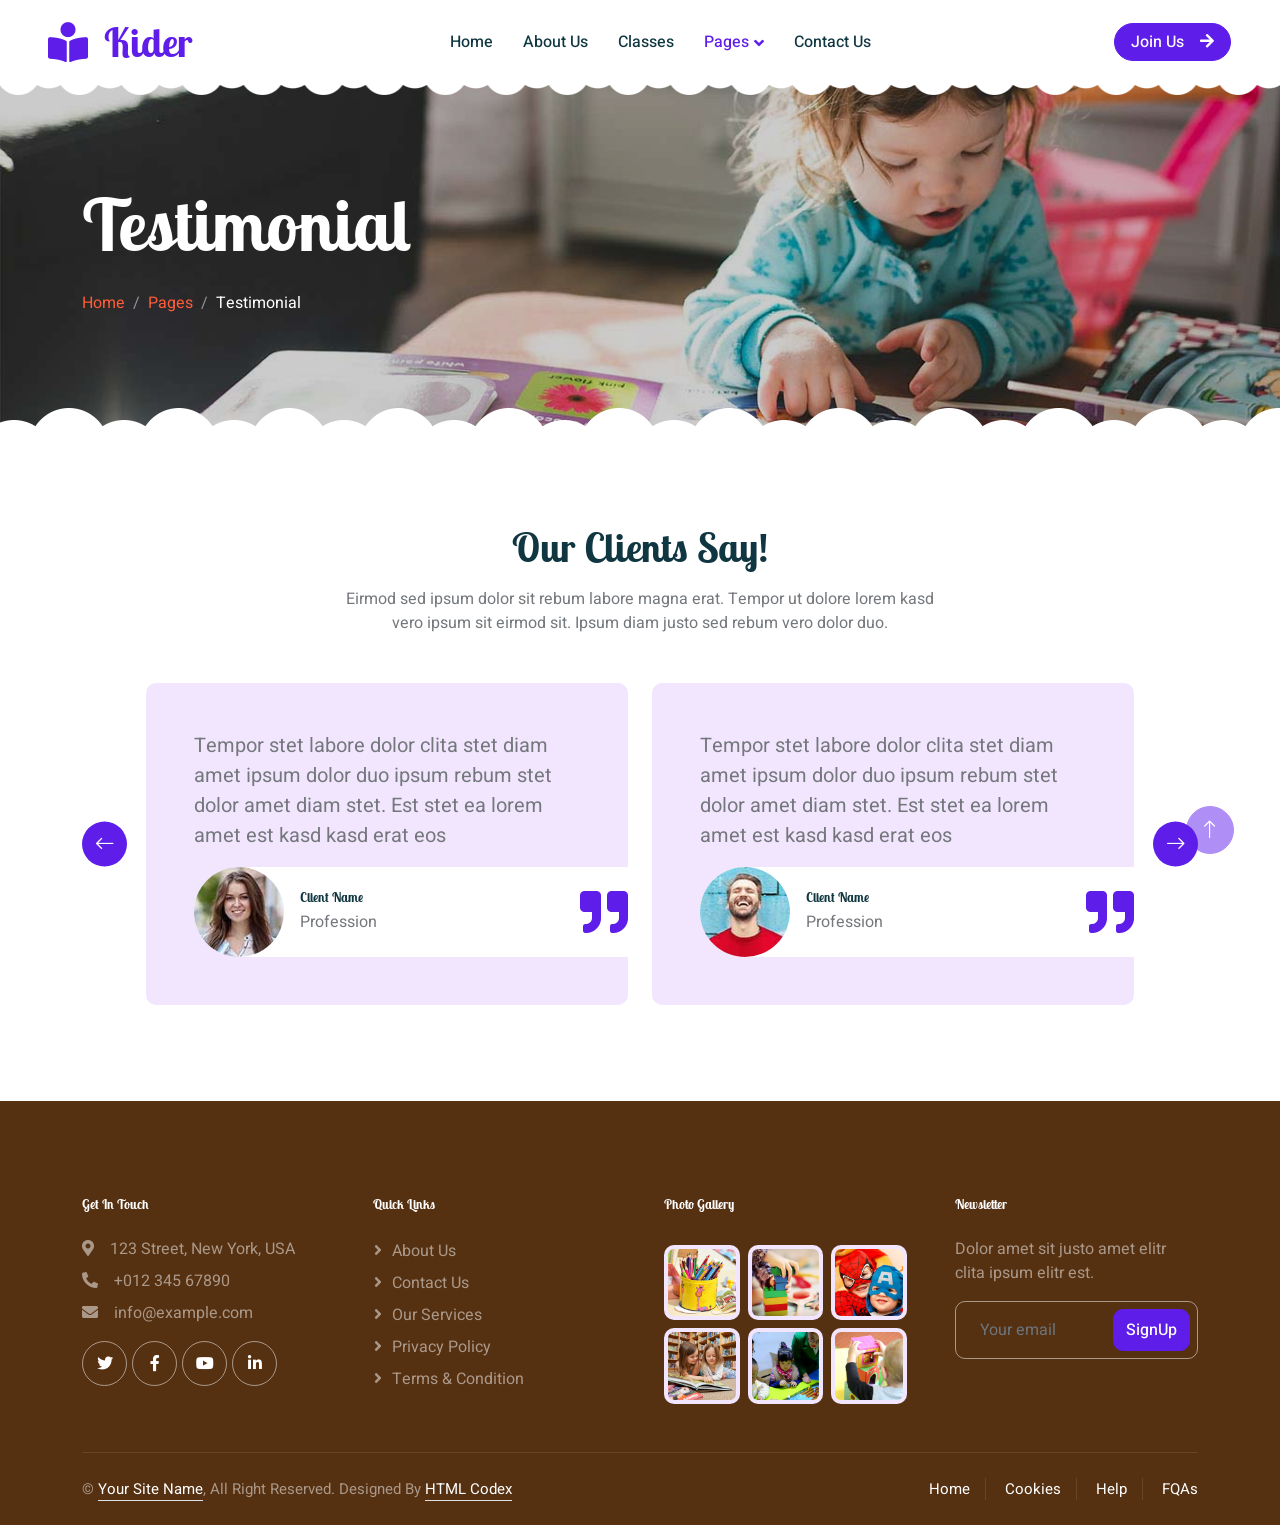
<file: back/public/new_template/testimonial.html>
<!DOCTYPE html>
<html lang="en">

<head>
    <meta charset="utf-8">
    <title>Kider - Preschool Website Template</title>
    <meta content="width=device-width, initial-scale=1.0" name="viewport">
    <meta content="" name="keywords">
    <meta content="" name="description">

    <!-- Favicon -->
    <link href="img/favicon.ico" rel="icon">

    <!-- Google Web Fonts -->
    <link rel="preconnect" href="https://fonts.googleapis.com">
    <link rel="preconnect" href="https://fonts.gstatic.com" crossorigin>
    <link href="https://fonts.googleapis.com/css2?family=Heebo:wght@400;500;600&family=Inter:wght@600&family=Lobster+Two:wght@700&display=swap" rel="stylesheet">
    
    <!-- Icon Font Stylesheet -->
    <link href="https://cdnjs.cloudflare.com/ajax/libs/font-awesome/5.10.0/css/all.min.css" rel="stylesheet">
    <link href="https://cdn.jsdelivr.net/npm/bootstrap-icons@1.4.1/font/bootstrap-icons.css" rel="stylesheet">

    <!-- Libraries Stylesheet -->
    <link href="lib/animate/animate.min.css" rel="stylesheet">
    <link href="lib/owlcarousel/assets/owl.carousel.min.css" rel="stylesheet">

    <!-- Customized Bootstrap Stylesheet -->
    <link href="css/bootstrap.min.css" rel="stylesheet">

    <!-- Template Stylesheet -->
    <link href="css/style.css" rel="stylesheet">
</head>

<body>
    <div class="container-xxl bg-white p-0">
        <!-- Spinner Start -->
        <div id="spinner" class="show bg-white position-fixed translate-middle w-100 vh-100 top-50 start-50 d-flex align-items-center justify-content-center">
            <div class="spinner-border text-primary" style="width: 3rem; height: 3rem;" role="status">
                <span class="sr-only">Loading...</span>
            </div>
        </div>
        <!-- Spinner End -->


        <!-- Navbar Start -->
        <nav class="navbar navbar-expand-lg bg-white navbar-light sticky-top px-4 px-lg-5 py-lg-0">
            <a href="index.html" class="navbar-brand">
                <h1 class="m-0 text-primary"><i class="fa fa-book-reader me-3"></i>Kider</h1>
            </a>
            <button type="button" class="navbar-toggler" data-bs-toggle="collapse" data-bs-target="#navbarCollapse">
                <span class="navbar-toggler-icon"></span>
            </button>
            <div class="collapse navbar-collapse" id="navbarCollapse">
                <div class="navbar-nav mx-auto">
                    <a href="index.html" class="nav-item nav-link">Home</a>
                    <a href="about.html" class="nav-item nav-link">About Us</a>
                    <a href="classes.html" class="nav-item nav-link">Classes</a>
                    <div class="nav-item dropdown">
                        <a href="#" class="nav-link dropdown-toggle active" data-bs-toggle="dropdown">Pages</a>
                        <div class="dropdown-menu rounded-0 rounded-bottom border-0 shadow-sm m-0">
                            <a href="facility.html" class="dropdown-item">School Facilities</a>
                            <a href="team.html" class="dropdown-item">Popular Teachers</a>
                            <a href="call-to-action.html" class="dropdown-item">Become A Teachers</a>
                            <a href="appointment.html" class="dropdown-item">Make Appointment</a>
                            <a href="testimonial.html" class="dropdown-item active">Testimonial</a>
                            <a href="404.html" class="dropdown-item">404 Error</a>
                        </div>
                    </div>
                    <a href="contact.html" class="nav-item nav-link">Contact Us</a>
                </div>
                <a href="" class="btn btn-primary rounded-pill px-3 d-none d-lg-block">Join Us<i class="fa fa-arrow-right ms-3"></i></a>
            </div>
        </nav>
        <!-- Navbar End -->


        <!-- Page Header End -->
        <div class="container-xxl py-5 page-header position-relative mb-5">
            <div class="container py-5">
                <h1 class="display-2 text-white animated slideInDown mb-4">Testimonial</h1>
                <nav aria-label="breadcrumb animated slideInDown">
                    <ol class="breadcrumb">
                        <li class="breadcrumb-item"><a href="#">Home</a></li>
                        <li class="breadcrumb-item"><a href="#">Pages</a></li>
                        <li class="breadcrumb-item text-white active" aria-current="page">Testimonial</li>
                    </ol>
                </nav>
            </div>
        </div>
        <!-- Page Header End -->


        <!-- Testimonial Start -->
        <div class="container-xxl py-5">
            <div class="container">
                <div class="text-center mx-auto mb-5 wow fadeInUp" data-wow-delay="0.1s" style="max-width: 600px;">
                    <h1 class="mb-3">Our Clients Say!</h1>
                    <p>Eirmod sed ipsum dolor sit rebum labore magna erat. Tempor ut dolore lorem kasd vero ipsum sit eirmod sit. Ipsum diam justo sed rebum vero dolor duo.</p>
                </div>
                <div class="owl-carousel testimonial-carousel wow fadeInUp" data-wow-delay="0.1s">
                    <div class="testimonial-item bg-light rounded p-5">
                        <p class="fs-5">Tempor stet labore dolor clita stet diam amet ipsum dolor duo ipsum rebum stet dolor amet diam stet. Est stet ea lorem amet est kasd kasd erat eos</p>
                        <div class="d-flex align-items-center bg-white me-n5" style="border-radius: 50px 0 0 50px;">
                            <img class="img-fluid flex-shrink-0 rounded-circle" src="img/testimonial-1.jpg" style="width: 90px; height: 90px;">
                            <div class="ps-3">
                                <h3 class="mb-1">Client Name</h3>
                                <span>Profession</span>
                            </div>
                            <i class="fa fa-quote-right fa-3x text-primary ms-auto d-none d-sm-flex"></i>
                        </div>
                    </div>
                    <div class="testimonial-item bg-light rounded p-5">
                        <p class="fs-5">Tempor stet labore dolor clita stet diam amet ipsum dolor duo ipsum rebum stet dolor amet diam stet. Est stet ea lorem amet est kasd kasd erat eos</p>
                        <div class="d-flex align-items-center bg-white me-n5" style="border-radius: 50px 0 0 50px;">
                            <img class="img-fluid flex-shrink-0 rounded-circle" src="img/testimonial-2.jpg" style="width: 90px; height: 90px;">
                            <div class="ps-3">
                                <h3 class="mb-1">Client Name</h3>
                                <span>Profession</span>
                            </div>
                            <i class="fa fa-quote-right fa-3x text-primary ms-auto d-none d-sm-flex"></i>
                        </div>
                    </div>
                    <div class="testimonial-item bg-light rounded p-5">
                        <p class="fs-5">Tempor stet labore dolor clita stet diam amet ipsum dolor duo ipsum rebum stet dolor amet diam stet. Est stet ea lorem amet est kasd kasd erat eos</p>
                        <div class="d-flex align-items-center bg-white me-n5" style="border-radius: 50px 0 0 50px;">
                            <img class="img-fluid flex-shrink-0 rounded-circle" src="img/testimonial-3.jpg" style="width: 90px; height: 90px;">
                            <div class="ps-3">
                                <h3 class="mb-1">Client Name</h3>
                                <span>Profession</span>
                            </div>
                            <i class="fa fa-quote-right fa-3x text-primary ms-auto d-none d-sm-flex"></i>
                        </div>
                    </div>
                </div>
            </div>
        </div>
        <!-- Testimonial End -->


        <!-- Footer Start -->
        <div class="container-fluid bg-dark text-white-50 footer pt-5 mt-5 wow fadeIn" data-wow-delay="0.1s">
            <div class="container py-5">
                <div class="row g-5">
                    <div class="col-lg-3 col-md-6">
                        <h3 class="text-white mb-4">Get In Touch</h3>
                        <p class="mb-2"><i class="fa fa-map-marker-alt me-3"></i>123 Street, New York, USA</p>
                        <p class="mb-2"><i class="fa fa-phone-alt me-3"></i>+012 345 67890</p>
                        <p class="mb-2"><i class="fa fa-envelope me-3"></i>info@example.com</p>
                        <div class="d-flex pt-2">
                            <a class="btn btn-outline-light btn-social" href=""><i class="fab fa-twitter"></i></a>
                            <a class="btn btn-outline-light btn-social" href=""><i class="fab fa-facebook-f"></i></a>
                            <a class="btn btn-outline-light btn-social" href=""><i class="fab fa-youtube"></i></a>
                            <a class="btn btn-outline-light btn-social" href=""><i class="fab fa-linkedin-in"></i></a>
                        </div>
                    </div>
                    <div class="col-lg-3 col-md-6">
                        <h3 class="text-white mb-4">Quick Links</h3>
                        <a class="btn btn-link text-white-50" href="">About Us</a>
                        <a class="btn btn-link text-white-50" href="">Contact Us</a>
                        <a class="btn btn-link text-white-50" href="">Our Services</a>
                        <a class="btn btn-link text-white-50" href="">Privacy Policy</a>
                        <a class="btn btn-link text-white-50" href="">Terms & Condition</a>
                    </div>
                    <div class="col-lg-3 col-md-6">
                        <h3 class="text-white mb-4">Photo Gallery</h3>
                        <div class="row g-2 pt-2">
                            <div class="col-4">
                                <img class="img-fluid rounded bg-light p-1" src="img/classes-1.jpg" alt="">
                            </div>
                            <div class="col-4">
                                <img class="img-fluid rounded bg-light p-1" src="img/classes-2.jpg" alt="">
                            </div>
                            <div class="col-4">
                                <img class="img-fluid rounded bg-light p-1" src="img/classes-3.jpg" alt="">
                            </div>
                            <div class="col-4">
                                <img class="img-fluid rounded bg-light p-1" src="img/classes-4.jpg" alt="">
                            </div>
                            <div class="col-4">
                                <img class="img-fluid rounded bg-light p-1" src="img/classes-5.jpg" alt="">
                            </div>
                            <div class="col-4">
                                <img class="img-fluid rounded bg-light p-1" src="img/classes-6.jpg" alt="">
                            </div>
                        </div>
                    </div>
                    <div class="col-lg-3 col-md-6">
                        <h3 class="text-white mb-4">Newsletter</h3>
                        <p>Dolor amet sit justo amet elitr clita ipsum elitr est.</p>
                        <div class="position-relative mx-auto" style="max-width: 400px;">
                            <input class="form-control bg-transparent w-100 py-3 ps-4 pe-5" type="text" placeholder="Your email">
                            <button type="button" class="btn btn-primary py-2 position-absolute top-0 end-0 mt-2 me-2">SignUp</button>
                        </div>
                    </div>
                </div>
            </div>
            <div class="container">
                <div class="copyright">
                    <div class="row">
                        <div class="col-md-6 text-center text-md-start mb-3 mb-md-0">
                            &copy; <a class="border-bottom" href="#">Your Site Name</a>, All Right Reserved. 
							
							<!--/*** This template is free as long as you keep the footer author’s credit link/attribution link/backlink. If you'd like to use the template without the footer author’s credit link/attribution link/backlink, you can purchase the Credit Removal License from "https://htmlcodex.com/credit-removal". Thank you for your support. ***/-->
							Designed By <a class="border-bottom" href="https://htmlcodex.com">HTML Codex</a>
                        </div>
                        <div class="col-md-6 text-center text-md-end">
                            <div class="footer-menu">
                                <a href="">Home</a>
                                <a href="">Cookies</a>
                                <a href="">Help</a>
                                <a href="">FQAs</a>
                            </div>
                        </div>
                    </div>
                </div>
            </div>
        </div>
        <!-- Footer End -->


        <!-- Back to Top -->
        <a href="#" class="btn btn-lg btn-primary btn-lg-square back-to-top"><i class="bi bi-arrow-up"></i></a>
    </div>

    <!-- JavaScript Libraries -->
    <script src="https://code.jquery.com/jquery-3.4.1.min.js"></script>
    <script src="https://cdn.jsdelivr.net/npm/bootstrap@5.0.0/dist/js/bootstrap.bundle.min.js"></script>
    <script src="lib/wow/wow.min.js"></script>
    <script src="lib/easing/easing.min.js"></script>
    <script src="lib/waypoints/waypoints.min.js"></script>
    <script src="lib/owlcarousel/owl.carousel.min.js"></script>

    <!-- Template Javascript -->
    <script src="js/main.js"></script>
</body>

</html>
</file>
<file: back/public/new_template/css/style.css>
/********** Template CSS **********/
:root {
    --primary: #5f1dea;
    --light: #FFF5F3;
    --dark: #103741;
}

.back-to-top {
    position: fixed;
    display: none;
    right: 45px;
    bottom: 45px;
    z-index: 99;
}


/*** Spinner ***/
#spinner {
    opacity: 0;
    visibility: hidden;
    transition: opacity .5s ease-out, visibility 0s linear .5s;
    z-index: 99999;
}

#spinner.show {
    transition: opacity .5s ease-out, visibility 0s linear 0s;
    visibility: visible;
    opacity: 1;
}


/*** Button ***/
.btn {
    font-weight: 500;
    transition: .5s;
}

.btn.btn-primary {
    color: #FFFFFF;
}

.btn-square {
    width: 38px;
    height: 38px;
}

.btn-sm-square {
    width: 32px;
    height: 32px;
}

.btn-lg-square {
    width: 48px;
    height: 48px;
}

.btn-square,
.btn-sm-square,
.btn-lg-square {
    padding: 0;
    display: flex;
    align-items: center;
    justify-content: center;
    font-weight: normal;
    border-radius: 50px;
}


/*** Heading ***/
h1,
h2,
h3,
h4,
.h1,
.h2,
.h3,
.h4,
.display-1,
.display-2,
.display-3,
.display-4,
.display-5,
.display-6 {
    font-family: 'Lobster Two', cursive;
    font-weight: 700;
}

h5,
h6,
.h5,
.h6 {
    font-weight: 600;
}

.font-secondary {
    font-family: 'Lobster Two', cursive;
}


/*** Navbar ***/
.navbar .navbar-nav .nav-link {
    padding: 30px 15px;
    color: var(--dark);
    font-weight: 500;
    outline: none;
}

.navbar .navbar-nav .nav-link:hover,
.navbar .navbar-nav .nav-link.active {
    color: var(--primary);
}

.navbar.sticky-top {
    top: -100px;
    transition: .5s;
}

.navbar .dropdown-toggle::after {
    border: none;
    content: "\f107";
    font-family: "Font Awesome 5 Free";
    font-weight: 900;
    vertical-align: middle;
    margin-left: 5px;
    transition: .5s;
}

.navbar .dropdown-toggle[aria-expanded=true]::after {
    transform: rotate(-180deg);
}

@media (max-width: 991.98px) {
    .navbar .navbar-nav .nav-link  {
        margin-right: 0;
        padding: 10px 0;
    }

    .navbar .navbar-nav {
        margin-top: 15px;
        border-top: 1px solid #EEEEEE;
    }
}

@media (min-width: 992px) {
    .navbar .nav-item .dropdown-menu {
        display: block;
        top: calc(100% - 15px);
        margin-top: 0;
        opacity: 0;
        visibility: hidden;
        transition: .5s;
    }

    .navbar .nav-item:hover .dropdown-menu {
        top: 100%;
        visibility: visible;
        transition: .5s;
        opacity: 1;
    }
}


/*** Header ***/
.header-carousel::before,
.header-carousel::after,
.page-header::before,
.page-header::after {
    position: absolute;
    content: "";
    width: 100%;
    height: 10px;
    top: 0;
    left: 0;
    background: url(../img/bg-header-top.png) center center repeat-x;
    z-index: 1;
}

.header-carousel::after,
.page-header::after {
    height: 19px;
    top: auto;
    bottom: 0;
    background: url(../img/bg-header-bottom.png) center center repeat-x;
}

@media (max-width: 768px) {
    .header-carousel .owl-carousel-item {
        position: relative;
        min-height: 500px;
    }

    .header-carousel .owl-carousel-item img {
        position: absolute;
        width: 100%;
        height: 100%;
        object-fit: cover;
    }

    .header-carousel .owl-carousel-item p {
        font-size: 16px !important;
        font-weight: 400 !important;
    }

    .header-carousel .owl-carousel-item h1 {
        font-size: 30px;
        font-weight: 600;
    }
}

.header-carousel .owl-nav {
    position: absolute;
    top: 50%;
    right: 8%;
    transform: translateY(-50%);
    display: flex;
    flex-direction: column;
}

.header-carousel .owl-nav .owl-prev,
.header-carousel .owl-nav .owl-next {
    margin: 7px 0;
    width: 45px;
    height: 45px;
    display: flex;
    align-items: center;
    justify-content: center;
    color: #FFFFFF;
    background: transparent;
    border: 1px solid #FFFFFF;
    border-radius: 45px;
    font-size: 22px;
    transition: .5s;
}

.header-carousel .owl-nav .owl-prev:hover,
.header-carousel .owl-nav .owl-next:hover {
    background: var(--primary);
    border-color: var(--primary);
}

.page-header {
    background: linear-gradient(rgba(0, 0, 0, .2), rgba(0, 0, 0, .2)), url(../img/carousel-1.jpg) center center no-repeat;
    background-size: cover;
}

.breadcrumb-item + .breadcrumb-item::before {
    color: rgba(255, 255, 255, .5);
}


/*** Facility ***/
.facility-item .facility-icon {
    position: relative;
    margin: 0 auto;
    width: 100px;
    height: 100px;
    border-radius: 100px;
    display: flex;
    align-items: center;
    justify-content: center;
}

.facility-item .facility-icon::before {
    position: absolute;
    content: "";
    width: 100%;
    height: 100%;
    top: 0;
    left: 0;
    background: rgba(255, 255, 255, .9);
    transition: .5s;
    z-index: 1;
}

.facility-item .facility-icon span {
    position: absolute;
    content: "";
    width: 15px;
    height: 30px;
    top: 0;
    left: 0;
    border-radius: 50%;
}

.facility-item .facility-icon span:last-child {
    left: auto;
    right: 0;
}

.facility-item .facility-icon i {
    position: relative;
    z-index: 2;
}

.facility-item .facility-text {
    position: relative;
    min-height: 250px;
    padding: 30px;
    border-radius: 100%;
    display: flex;
    text-align: center;
    justify-content: center;
    flex-direction: column;
}

.facility-item .facility-text::before {
    position: absolute;
    content: "";
    width: 100%;
    height: 100%;
    top: 0;
    left: 0;
    background: rgba(255, 255, 255, .9);
    transition: .5s;
    z-index: 1;
}

.facility-item .facility-text * {
    position: relative;
    z-index: 2;
}

.facility-item:hover .facility-icon::before,
.facility-item:hover .facility-text::before {
    background: transparent;
}

.facility-item * {
    transition: .5s;
}

.facility-item:hover * {
    color: #FFFFFF !important;
}


/*** About ***/
.about-img img {
    transition: .5s;
}

.about-img img:hover {
    background: var(--primary) !important;
}


/*** Classes ***/
.classes-item {
    transition: .5s;
}

.classes-item:hover {
    margin-top: -10px;
}


/*** Team ***/
.team-item .team-text {
    position: absolute;
    width: 250px;
    height: 250px;
    bottom: 0;
    right: 0;
    display: flex;
    align-items: center;
    justify-content: center;
    flex-direction: column;
    background: #FFFFFF;
    border: 17px solid var(--light);
    border-radius: 250px;
    transition: .5s;
}

.team-item:hover .team-text {
    border-color: var(--primary);
}


/*** Testimonial ***/
.testimonial-carousel {
    padding-left: 1.5rem;
    padding-right: 1.5rem;
}

@media (min-width: 576px) {
    .testimonial-carousel {
        padding-left: 4rem;
        padding-right: 4rem;
    }
}

.testimonial-carousel .testimonial-item .border {
    border: 1px dashed rgba(0, 185, 142, .3) !important;
}

.testimonial-carousel .owl-nav {
    position: absolute;
    width: 100%;
    height: 45px;
    top: 50%;
    left: 0;
    transform: translateY(-50%);
    display: flex;
    justify-content: space-between;
    z-index: 1;
}

.testimonial-carousel .owl-nav .owl-prev,
.testimonial-carousel .owl-nav .owl-next {
    position: relative;
    width: 45px;
    height: 45px;
    display: flex;
    align-items: center;
    justify-content: center;
    color: #FFFFFF;
    background: var(--primary);
    border-radius: 45px;
    font-size: 20px;
    transition: .5s;
}

.testimonial-carousel .owl-nav .owl-prev:hover,
.testimonial-carousel .owl-nav .owl-next:hover {
    background: var(--dark);
}

/*** Modal Window***/

/*** Footer ***/
.footer .btn.btn-social {
    margin-right: 5px;
    width: 45px;
    height: 45px;
    display: flex;
    align-items: center;
    justify-content: center;
    color: #FFFFFF;
    border: 1px solid rgba(255,255,255,0.5);
    border-radius: 45px;
    transition: .3s;
}

.footer .btn.btn-social:hover {
    border-color: var(--primary);
    background: var(--primary);
}

.footer .btn.btn-link {
    display: block;
    margin-bottom: 5px;
    padding: 0;
    text-align: left;
    font-size: 16px;
    font-weight: normal;
    text-transform: capitalize;
    transition: .3s;
}

.footer .btn.btn-link::before {
    position: relative;
    content: "\f105";
    font-family: "Font Awesome 5 Free";
    font-weight: 900;
    margin-right: 10px;
}

.footer .btn.btn-link:hover {
    color: var(--primary) !important;
    letter-spacing: 1px;
    box-shadow: none;
}

.footer .form-control {
    border-color: rgba(255,255,255,0.5);
}

.footer .copyright {
    padding: 25px 0;
    font-size: 15px;
    border-top: 1px solid rgba(256, 256, 256, .1);
}

.footer .copyright a {
    color: #FFFFFF;
}

.footer .footer-menu a {
    margin-right: 15px;
    padding-right: 15px;
    border-right: 1px solid rgba(255, 255, 255, .1);
}

.footer .copyright a:hover,
.footer .footer-menu a:hover {
    color: var(--primary) !important;
}

.footer .footer-menu a:last-child {
    margin-right: 0;
    padding-right: 0;
    border-right: none;
}
</file>
